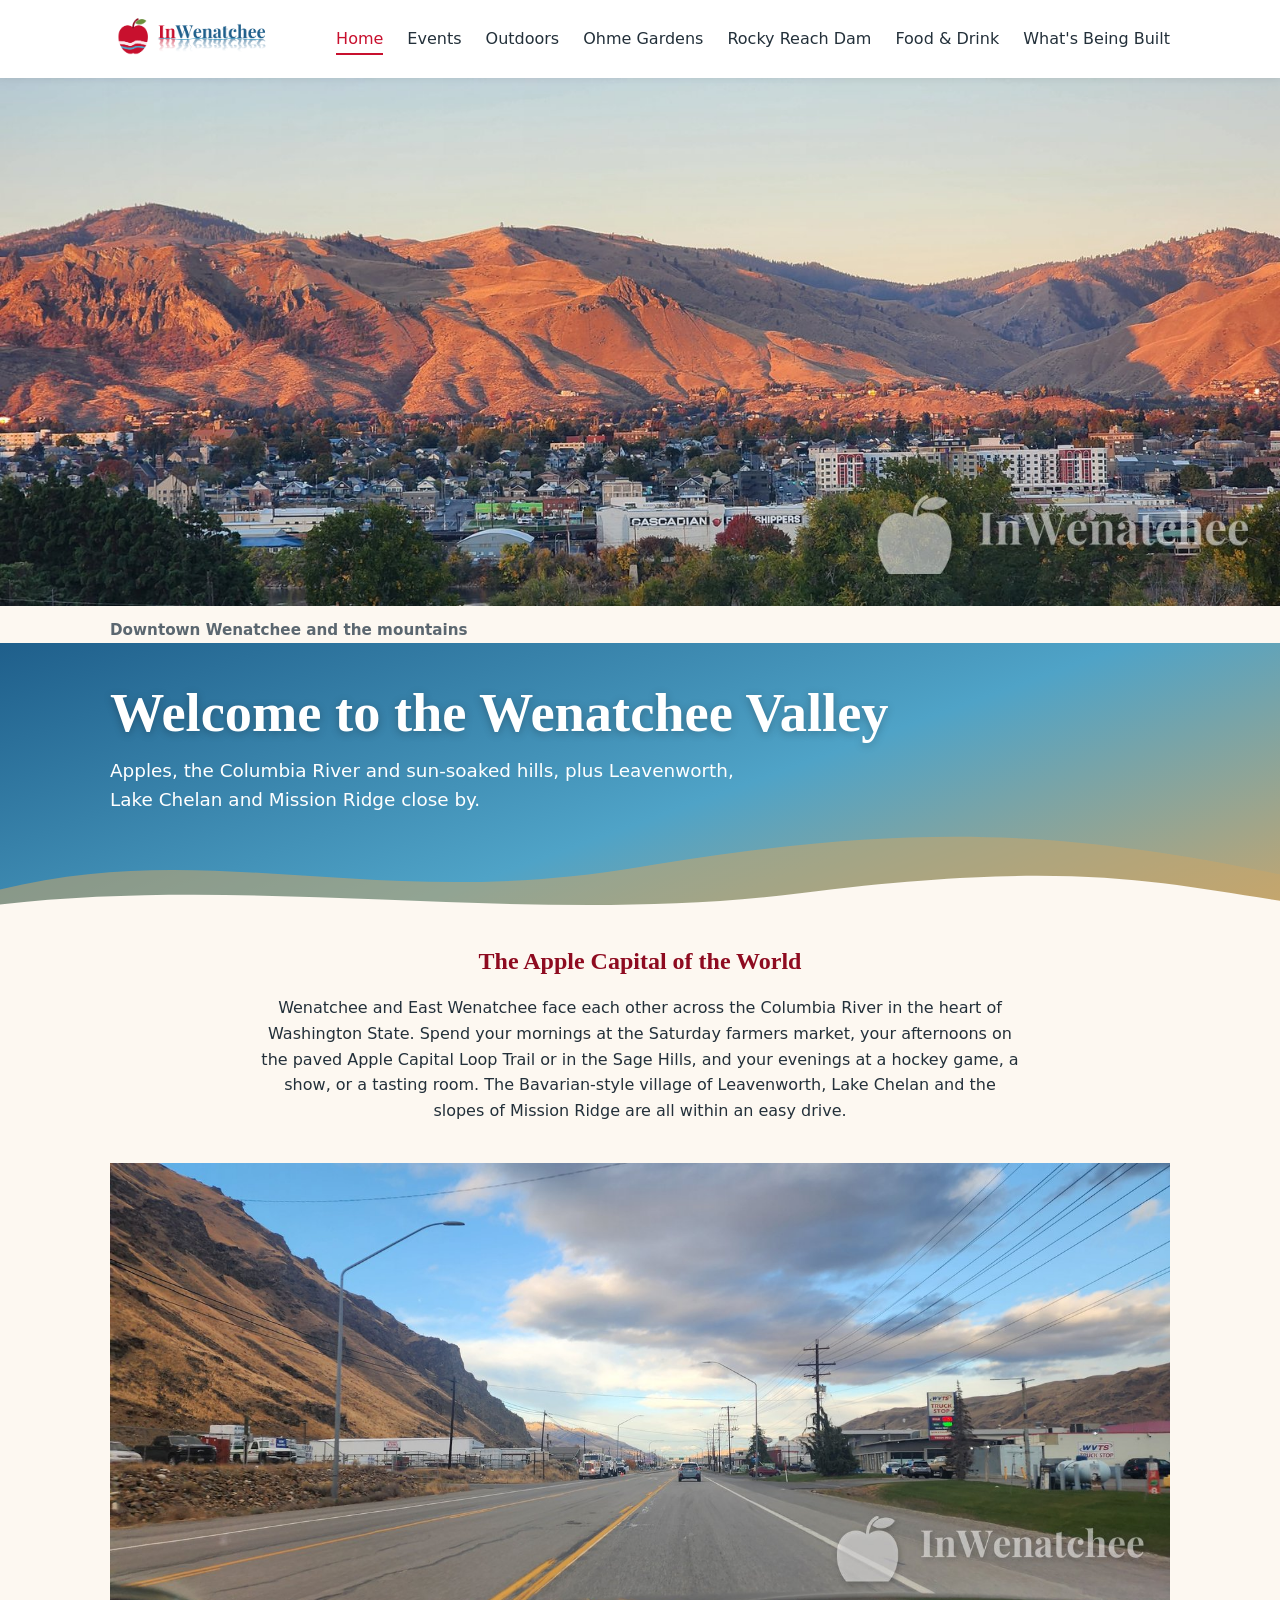
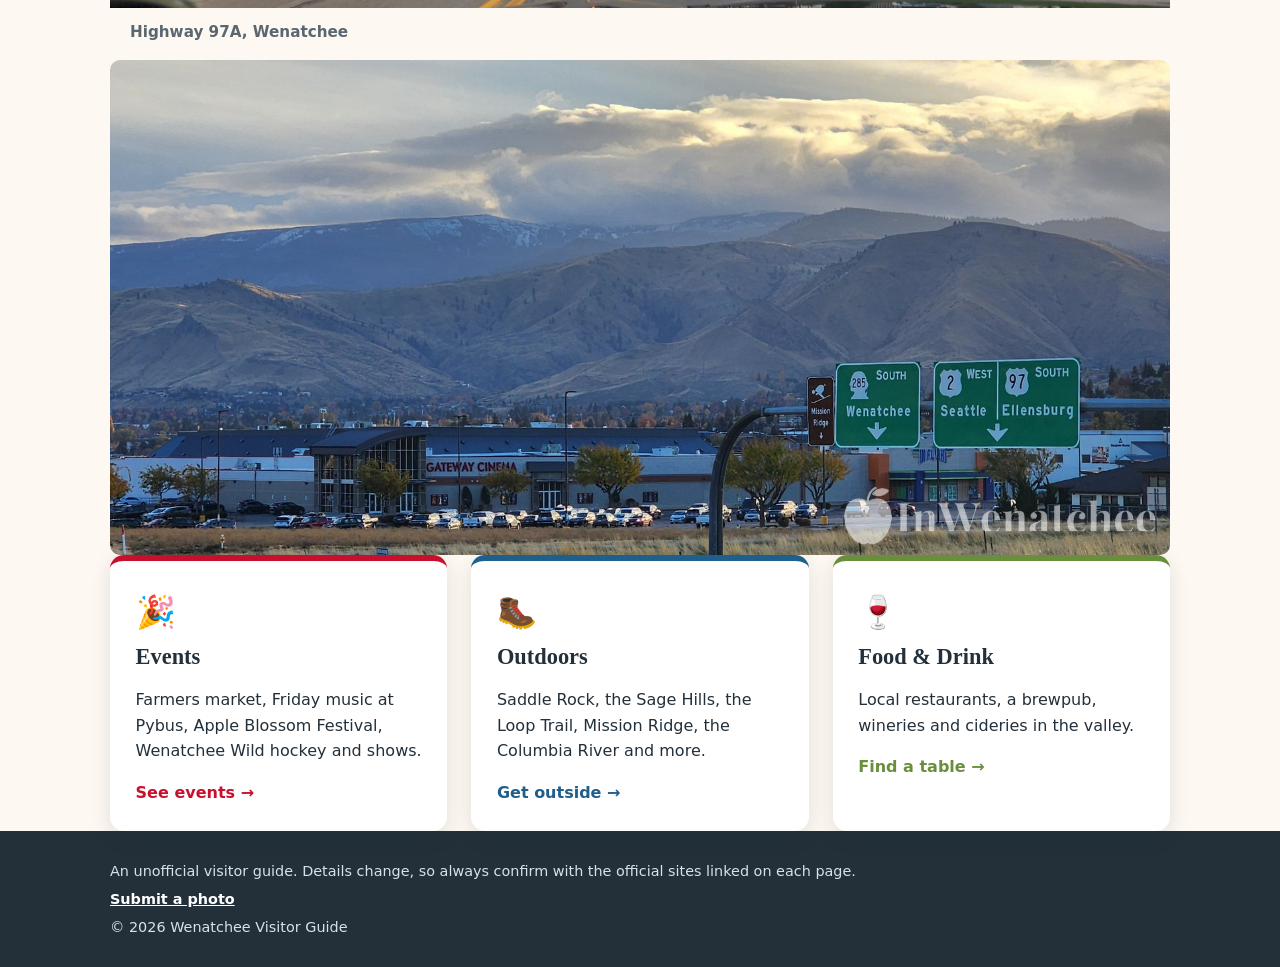
<file: index.html>
<!DOCTYPE html>
<html lang="en">
<head>
  <meta charset="UTF-8">
  <meta name="viewport" content="width=device-width, initial-scale=1">
  <title>Home | Wenatchee Visitor Guide</title>
  <meta name="description" content="A visitor guide to Wenatchee, WA and the surrounding area.">
  <link rel="icon" href="favicon.svg" type="image/svg+xml">
  <link rel="icon" href="favicon.ico" sizes="any">
  <link rel="apple-touch-icon" href="apple-touch-icon.png">
  <!-- Shared stylesheet for every page -->
  <link rel="stylesheet" href="css/style.css">
</head>
<body data-page="home">

  <!-- ===== Site header & navigation (same on every page) ===== -->
  <header class="site-header">
    <nav class="nav container">
      <a class="brand" href="index.html" aria-label="InWenatchee home"><img src="images/inwenatchee-logo.png" alt="InWenatchee" height="52"></a>
      <!-- Mobile menu button; toggled by js/main.js -->
      <button class="nav-toggle" aria-expanded="false" aria-controls="nav-links">Menu</button>
      <ul class="nav-links" id="nav-links">
        <li><a href="index.html" data-nav="home">Home</a></li>
        <li><a href="events.html" data-nav="events">Events</a></li>
        <li><a href="outdoors.html" data-nav="outdoors">Outdoors</a></li>
        <li><a href="ohmegardens.html" data-nav="ohme">Ohme Gardens</a></li>
        <li><a href="rockyreach.html" data-nav="rocky">Rocky Reach Dam</a></li>
        <li><a href="food.html" data-nav="food">Food &amp; Drink</a></li>
        <li><a href="building.html" data-nav="building">What's Being Built</a></li>
      </ul>
    </nav>
  </header>

  <figure class="feature-banner">
    <img src="images/wenatchee-banner.jpg" width="1600" height="661" alt="Mountains behind downtown Wenatchee, with the city along the Columbia River and a bridge crossing the water.">
    <figcaption>Downtown Wenatchee and the mountains</figcaption>
  </figure>

  <!-- ===== Hero: background is a CSS gradient + inline SVG hills ===== -->
  <section class="hero">
    <div class="container hero-text">
      <h1>Welcome to the Wenatchee Valley</h1>
      <p>Apples, the Columbia River and sun-soaked hills, plus Leavenworth, Lake Chelan and Mission Ridge close by.</p>
    </div>
    <svg class="hills" viewBox="0 0 1440 160" preserveAspectRatio="none" aria-hidden="true">
      <path d="M0 110 C240 40 420 140 720 80 S1200 30 1440 90 V160 H0Z" fill="#c9a66b" opacity=".55"/>
      <path d="M0 130 C300 90 600 160 900 115 S1300 100 1440 125 V160 H0Z" fill="#fdf8f1"/>
    </svg>
  </section>

  <main class="container">

    <!-- Intro -->
    <section class="intro">
      <h2>The Apple Capital of the World</h2>
      <p>Wenatchee and East Wenatchee face each other across the Columbia River in the heart of Washington State. Spend your mornings at the Saturday farmers market, your afternoons on the paved Apple Capital Loop Trail or in the Sage Hills, and your evenings at a hockey game, a show, or a tasting room. The Bavarian-style village of Leavenworth, Lake Chelan and the slopes of Mission Ridge are all within an easy drive.</p>
    </section>

    <figure class="feature-banner">
      <img src="images/highway-97a.jpg" width="1600" height="671" alt="Highway 97A in Wenatchee with the hills and a big sky">
      <figcaption>Highway 97A, Wenatchee</figcaption>
    </figure>

    <div class="photos">
      <img src="images/gateway-november.jpg" width="1600" height="747" loading="lazy" alt="November: Gateway Cinema and mountains">
    </div>

    <!-- Cards linking to the other pages -->
    <section class="cards">
      <a class="card card-apple" href="events.html">
        <span class="card-icon" aria-hidden="true">🎉</span>
        <h3>Events</h3>
        <p>Farmers market, Friday music at Pybus, Apple Blossom Festival, Wenatchee Wild hockey and shows.</p>
        <span class="card-link">See events →</span>
      </a>
      <a class="card card-river" href="outdoors.html">
        <span class="card-icon" aria-hidden="true">🥾</span>
        <h3>Outdoors</h3>
        <p>Saddle Rock, the Sage Hills, the Loop Trail, Mission Ridge, the Columbia River and more.</p>
        <span class="card-link">Get outside →</span>
      </a>
      <a class="card card-hills" href="food.html">
        <span class="card-icon" aria-hidden="true">🍷</span>
        <h3>Food &amp; Drink</h3>
        <p>Local restaurants, a brewpub, wineries and cideries in the valley.</p>
        <span class="card-link">Find a table →</span>
      </a>
    </section>
  </main>

  <!-- ===== Footer ===== -->
  <footer class="site-footer">
    <div class="container">
      <p>An unofficial visitor guide. Details change, so always confirm with the official sites linked on each page.</p>
      <p><a href="submit-photo.html">Submit a photo</a></p>
      <p>&copy; <span id="year"></span> Wenatchee Visitor Guide</p>
    </div>
  </footer>

  <script src="js/main.js"></script>
  <script src="js/lightbox.js" defer></script>
  <script data-goatcounter="https://inwenatchee.goatcounter.com/count" async src="//gc.zgo.at/count.js"></script>
</body>
</html>
</file>
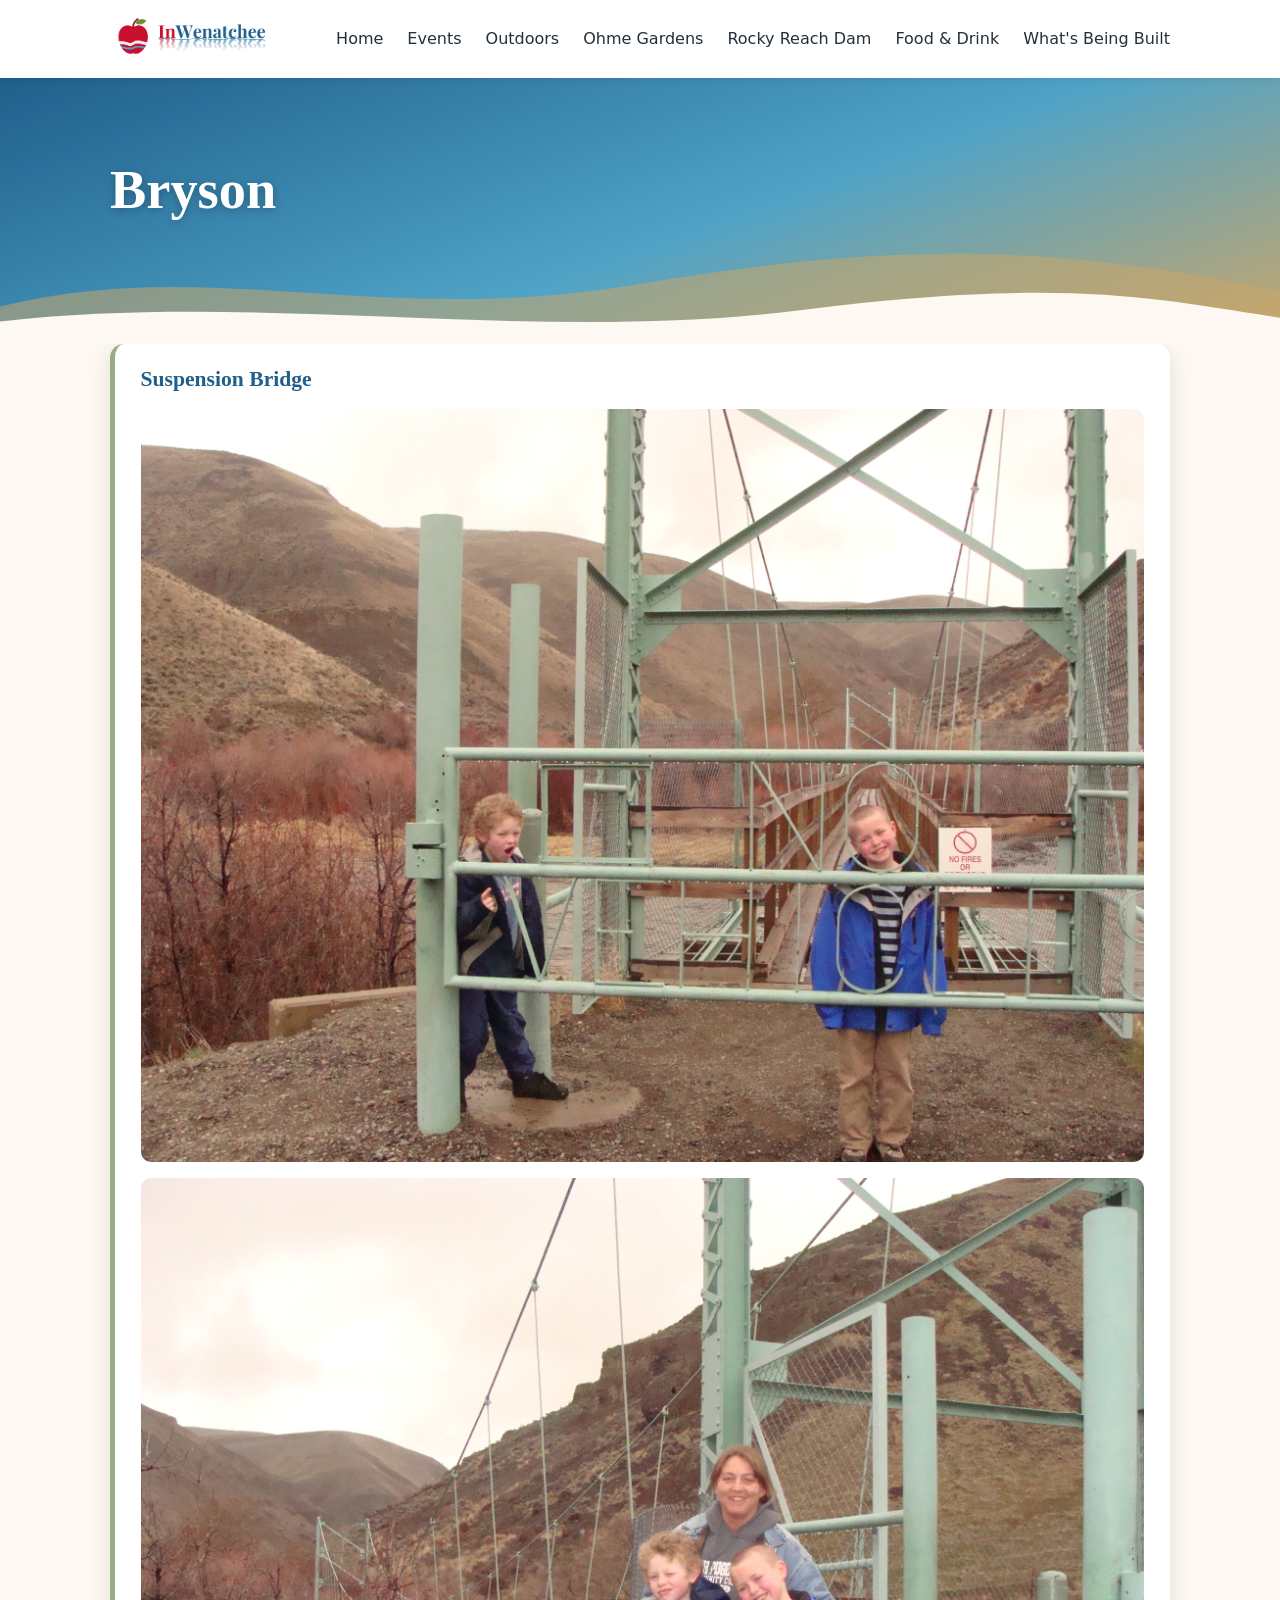
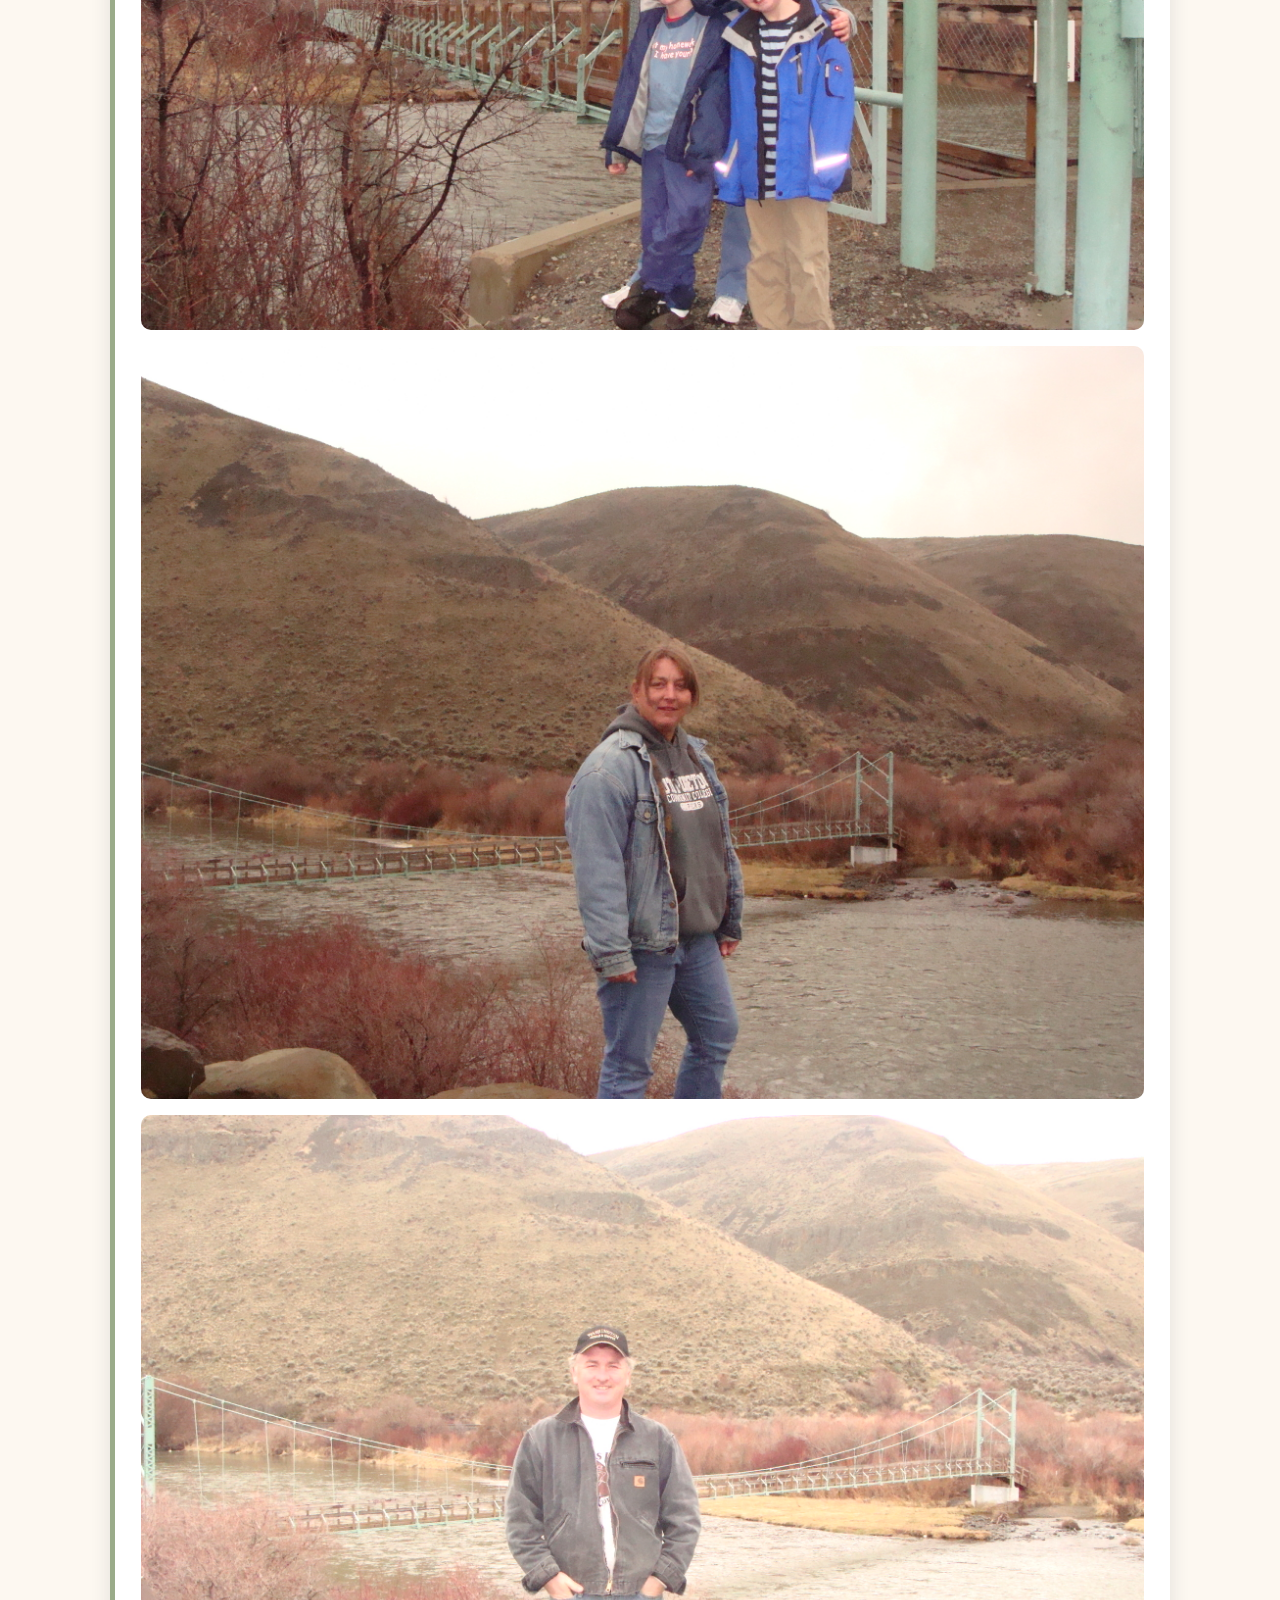
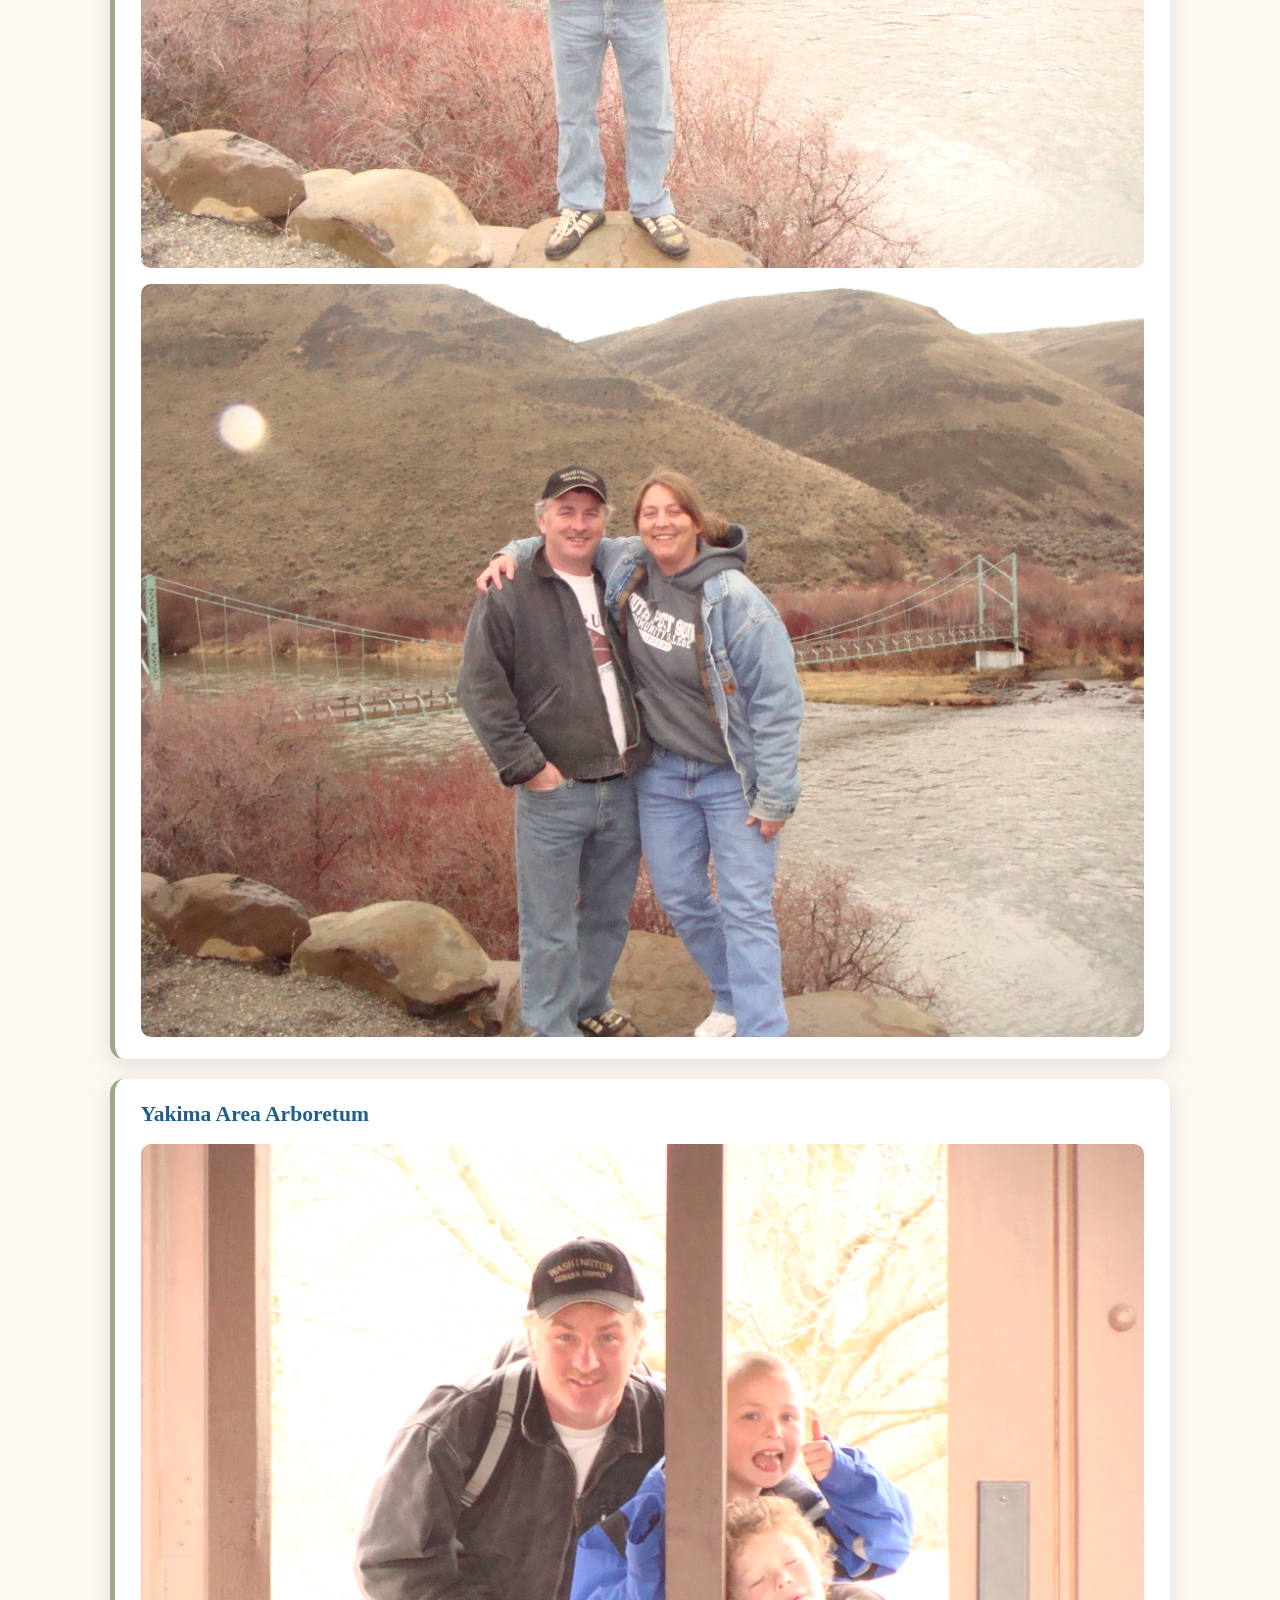
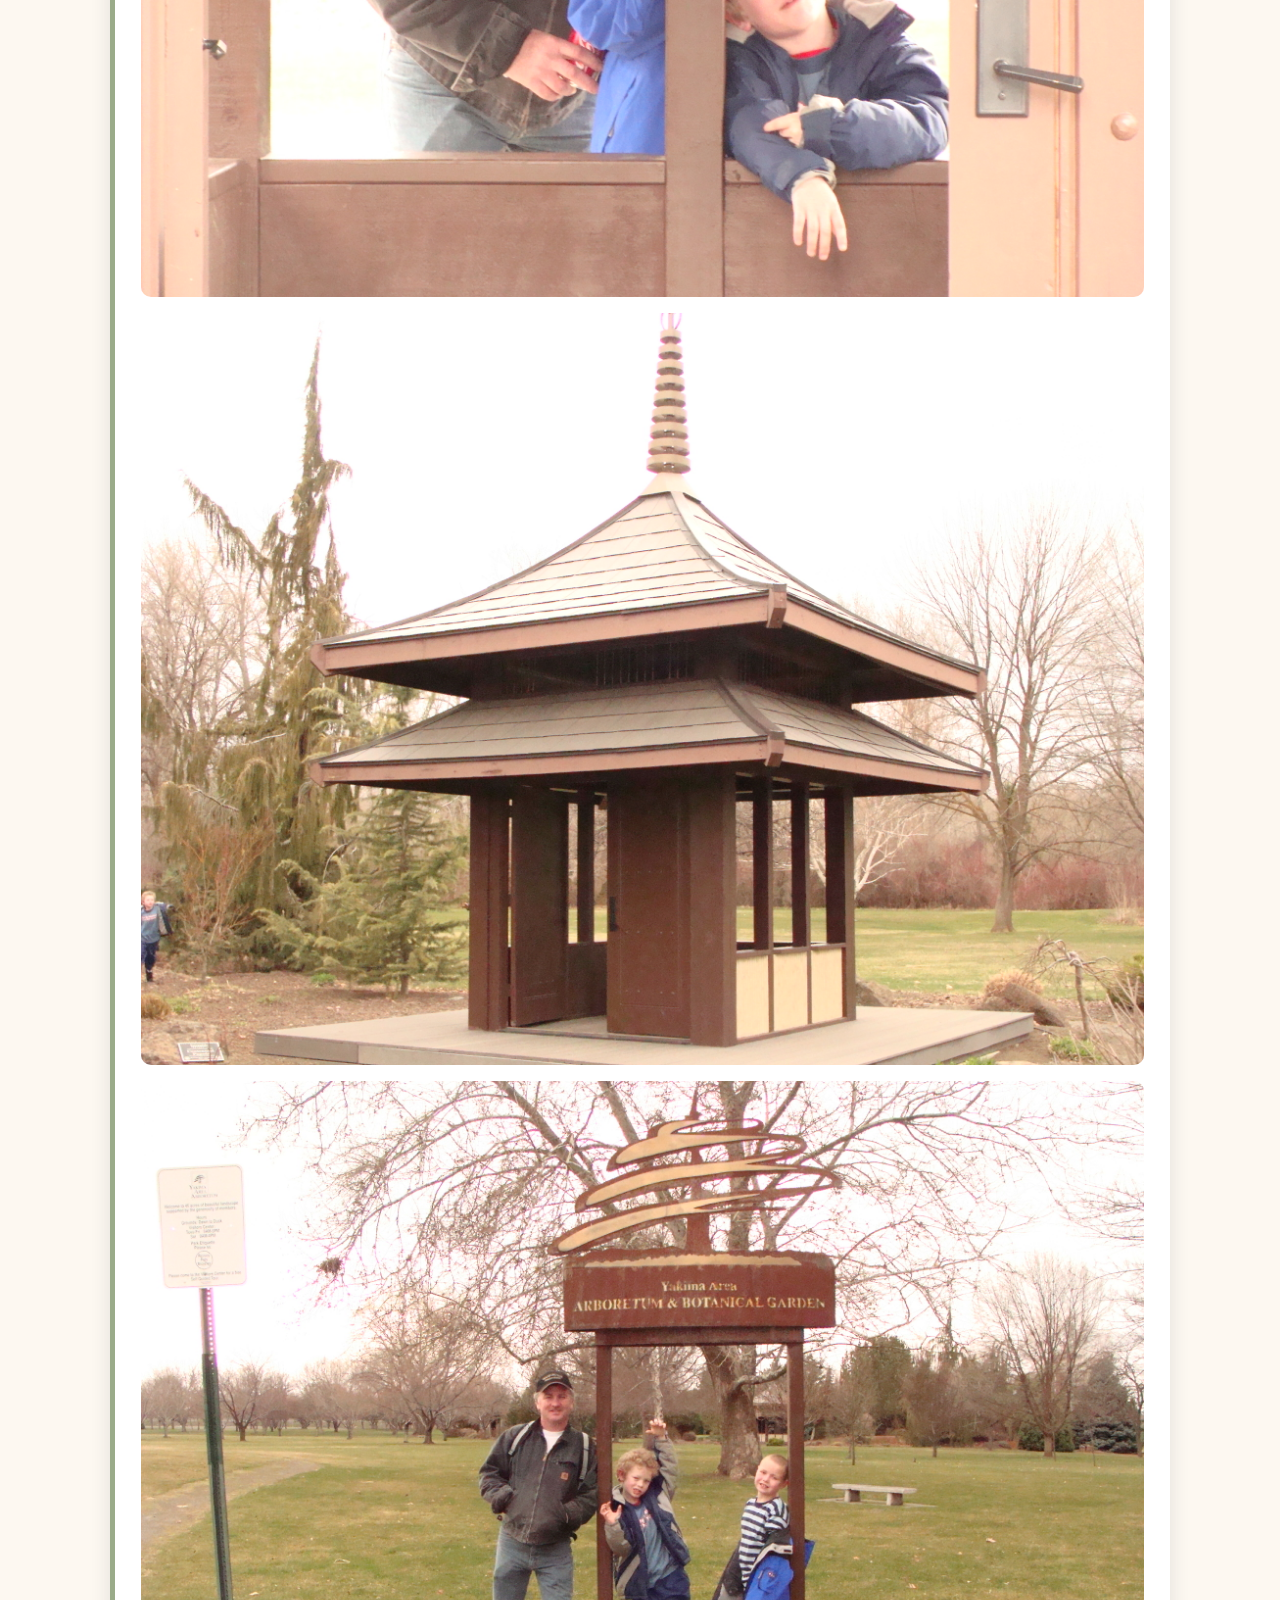
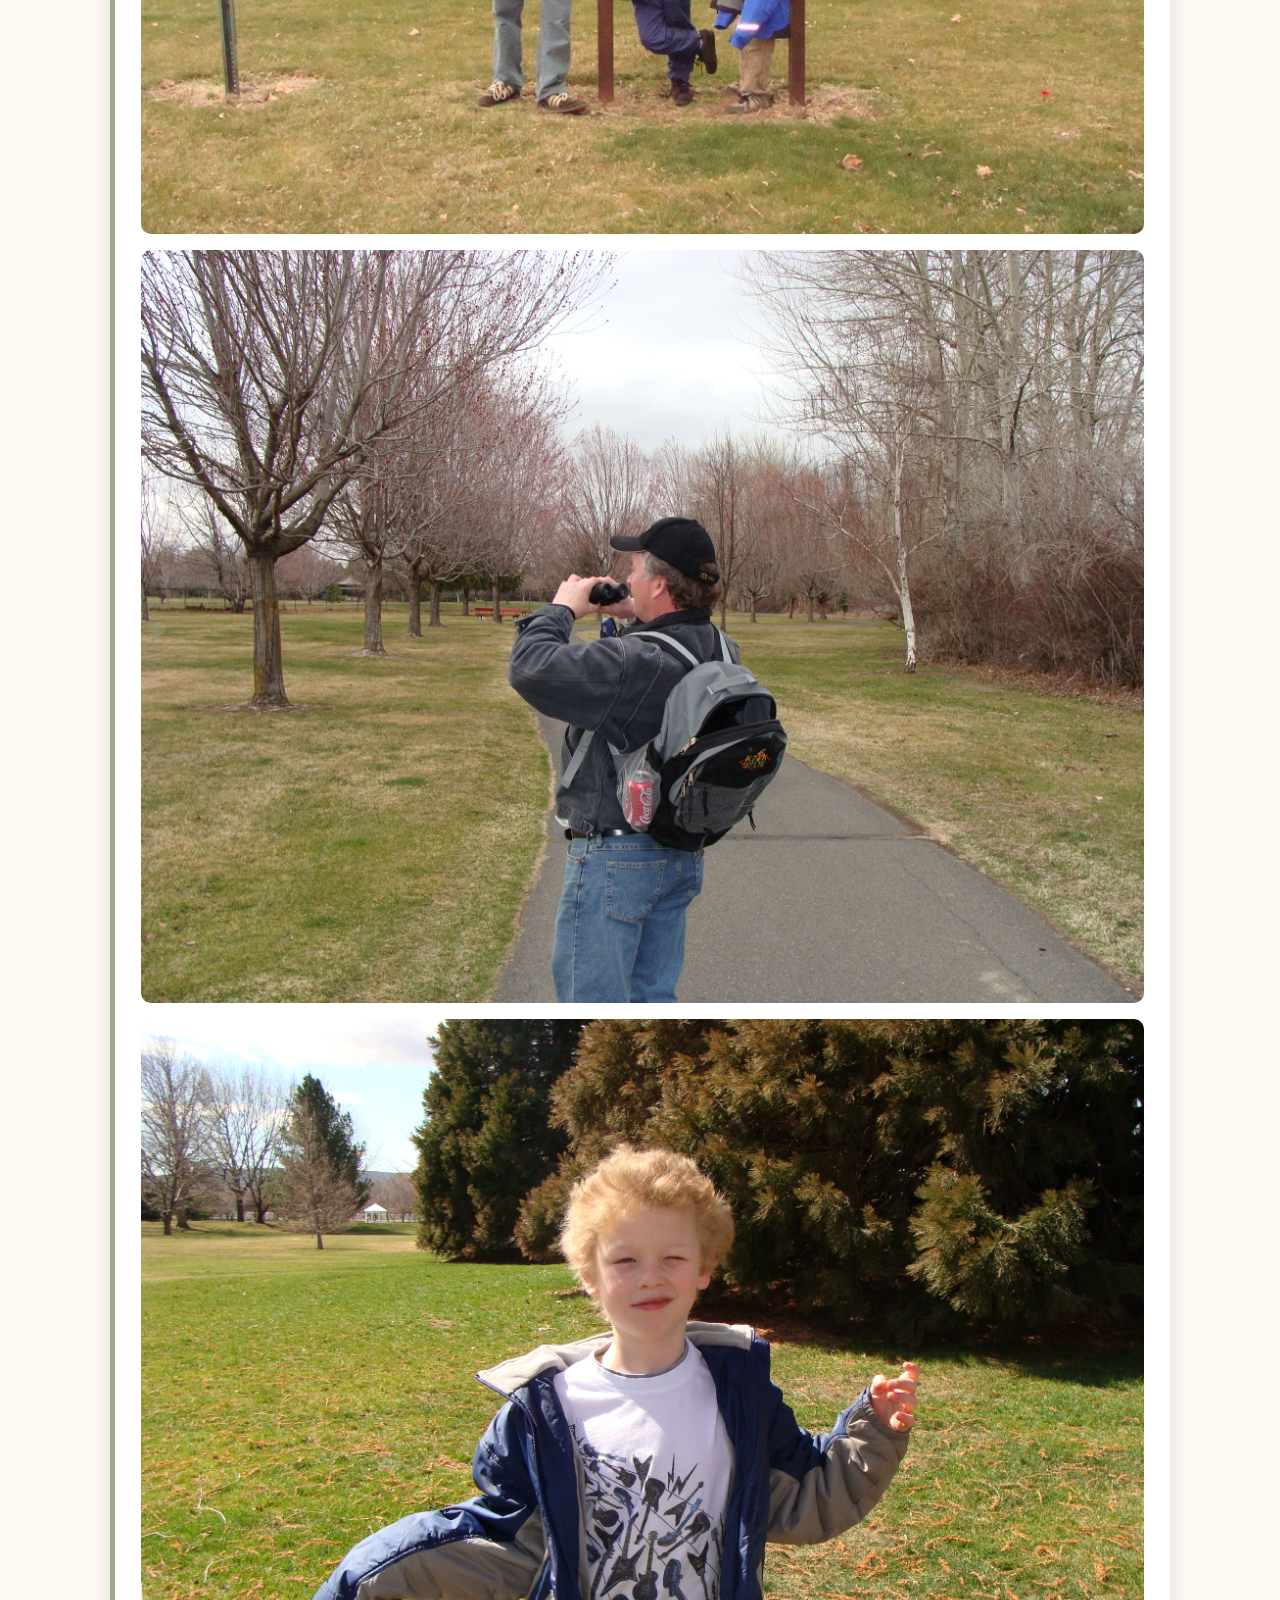
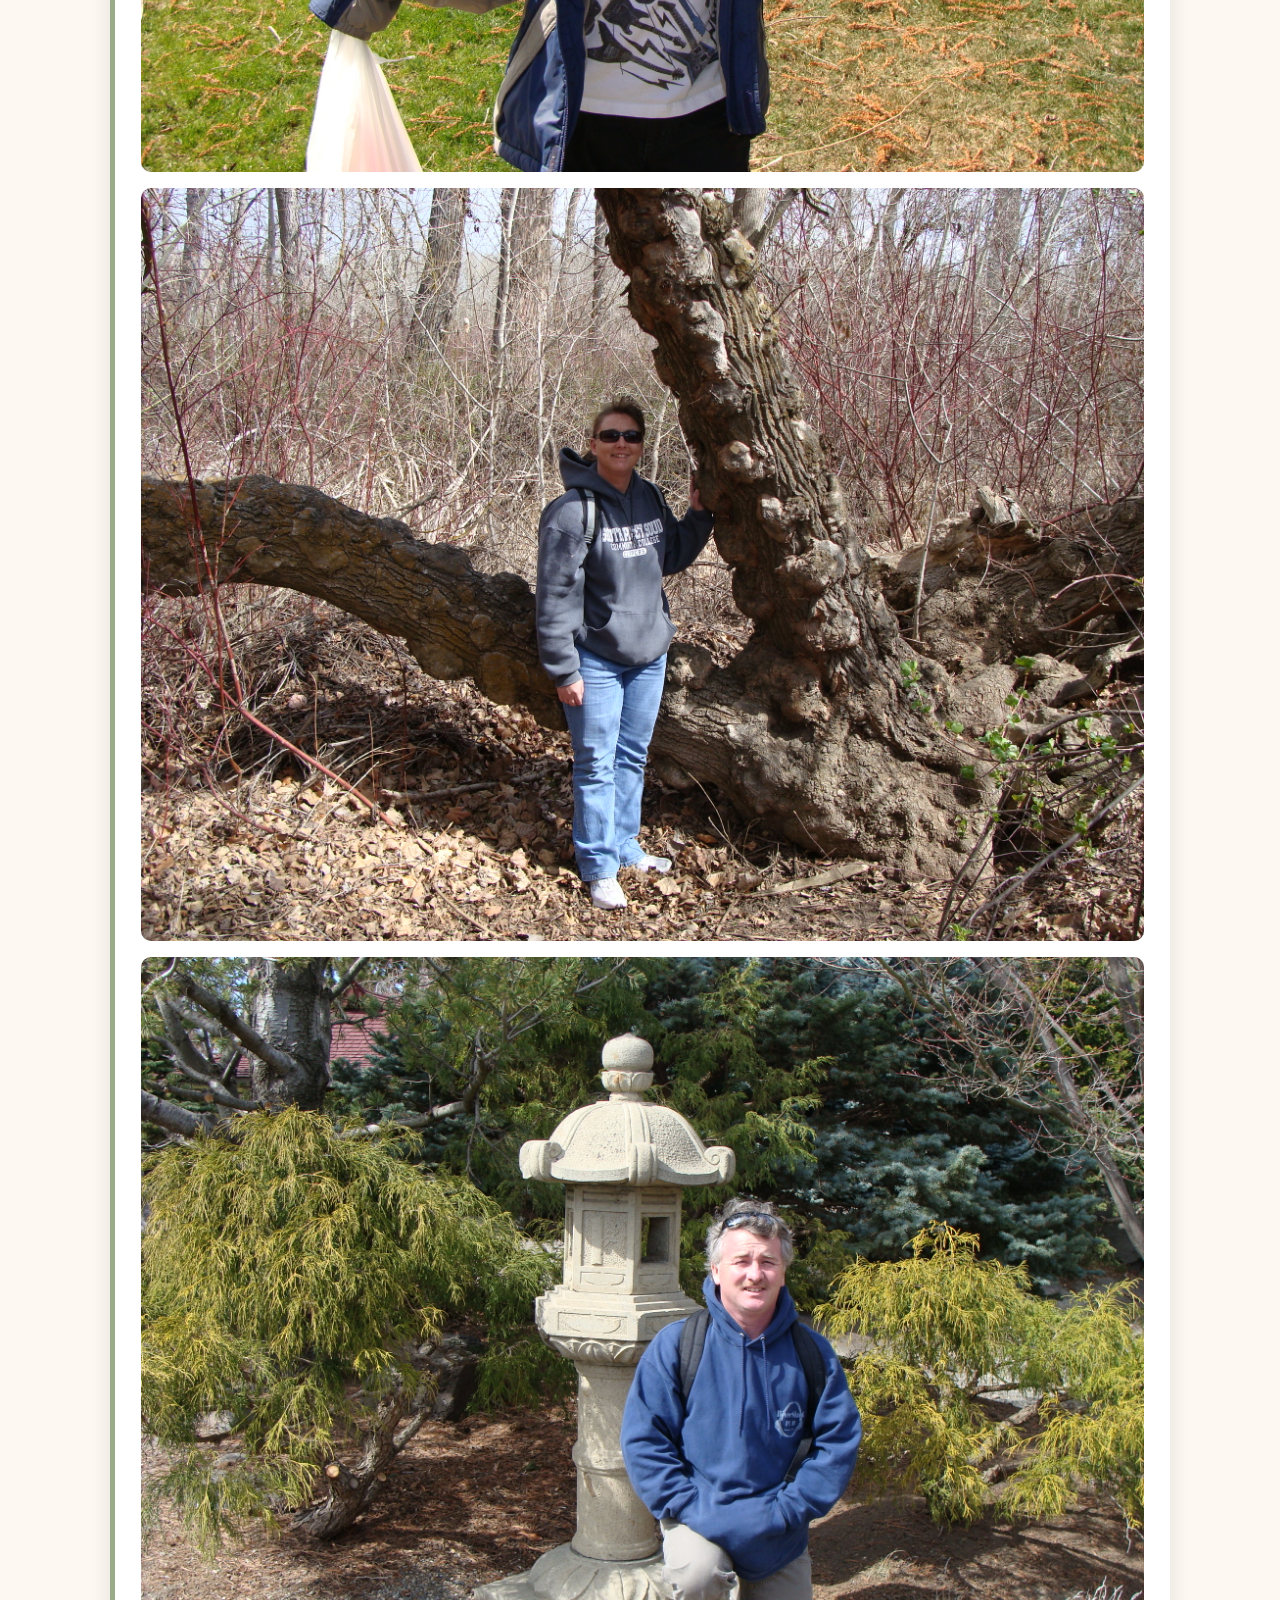
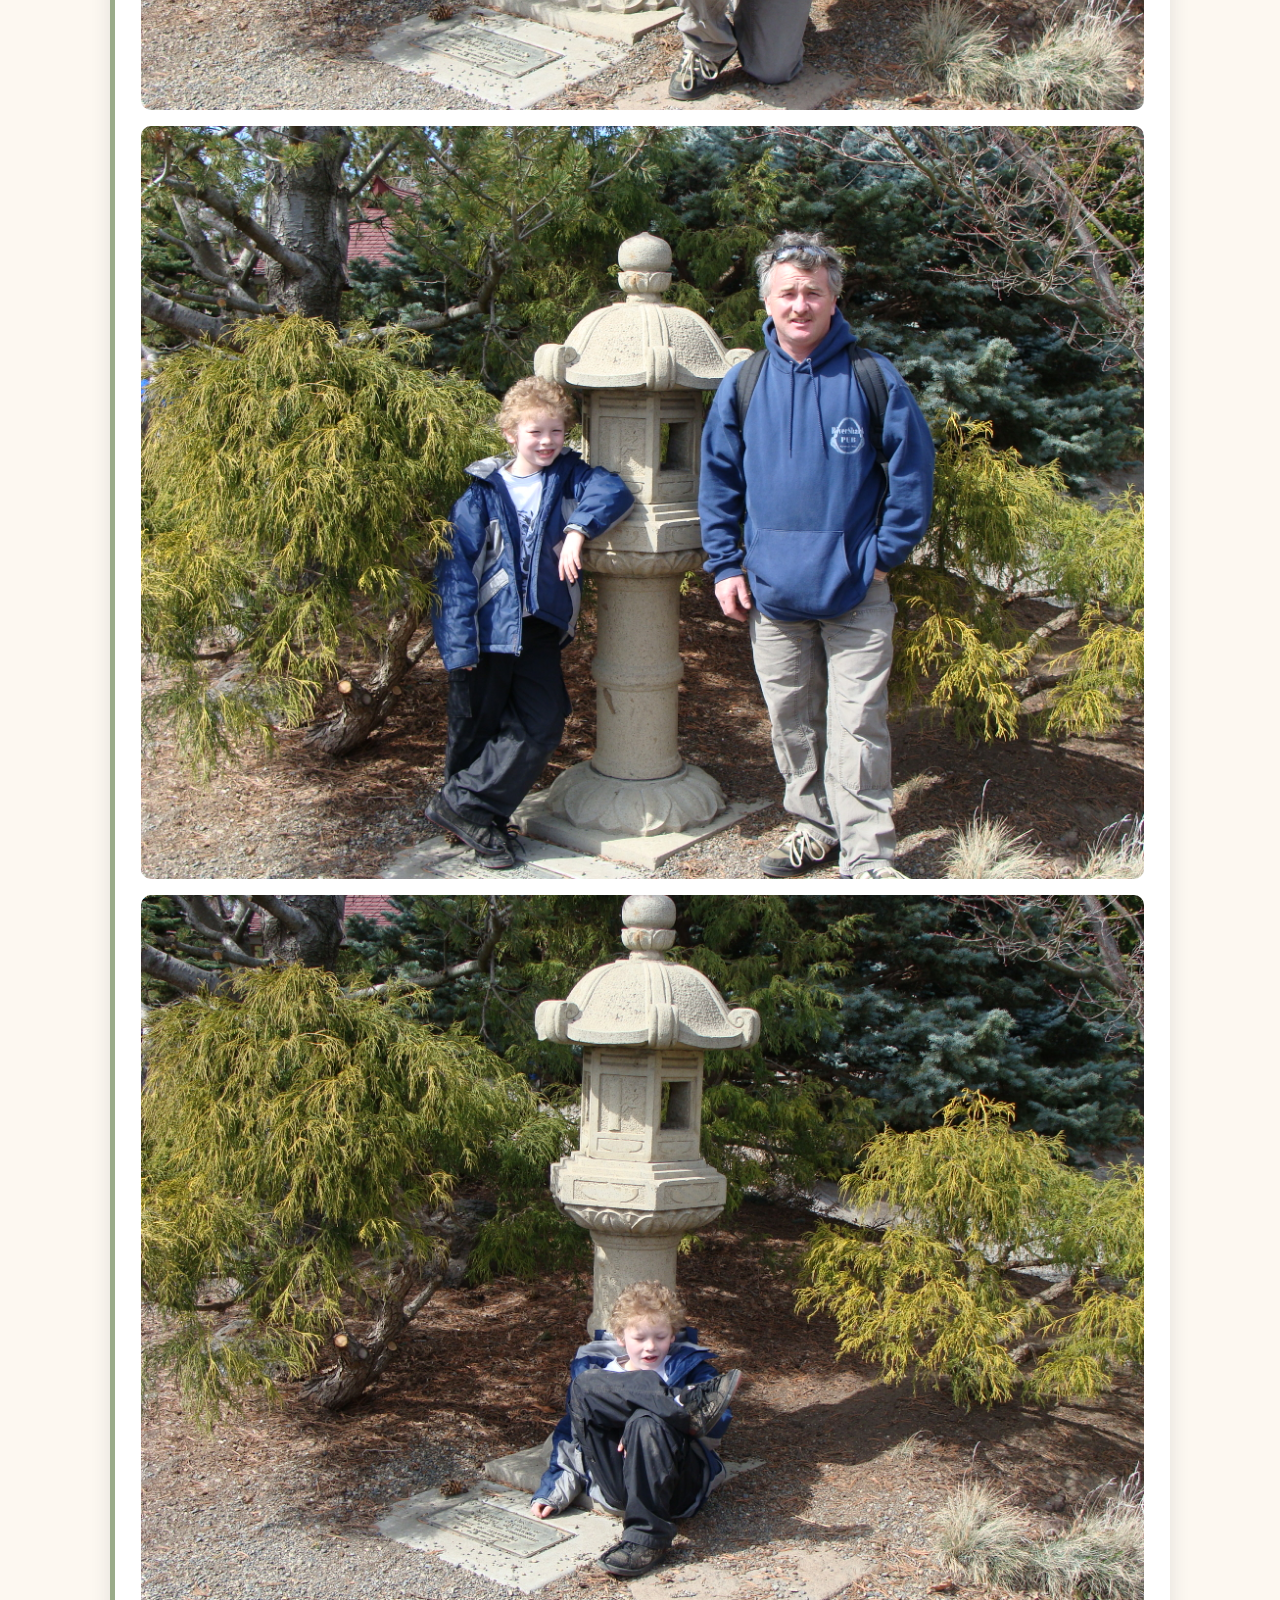
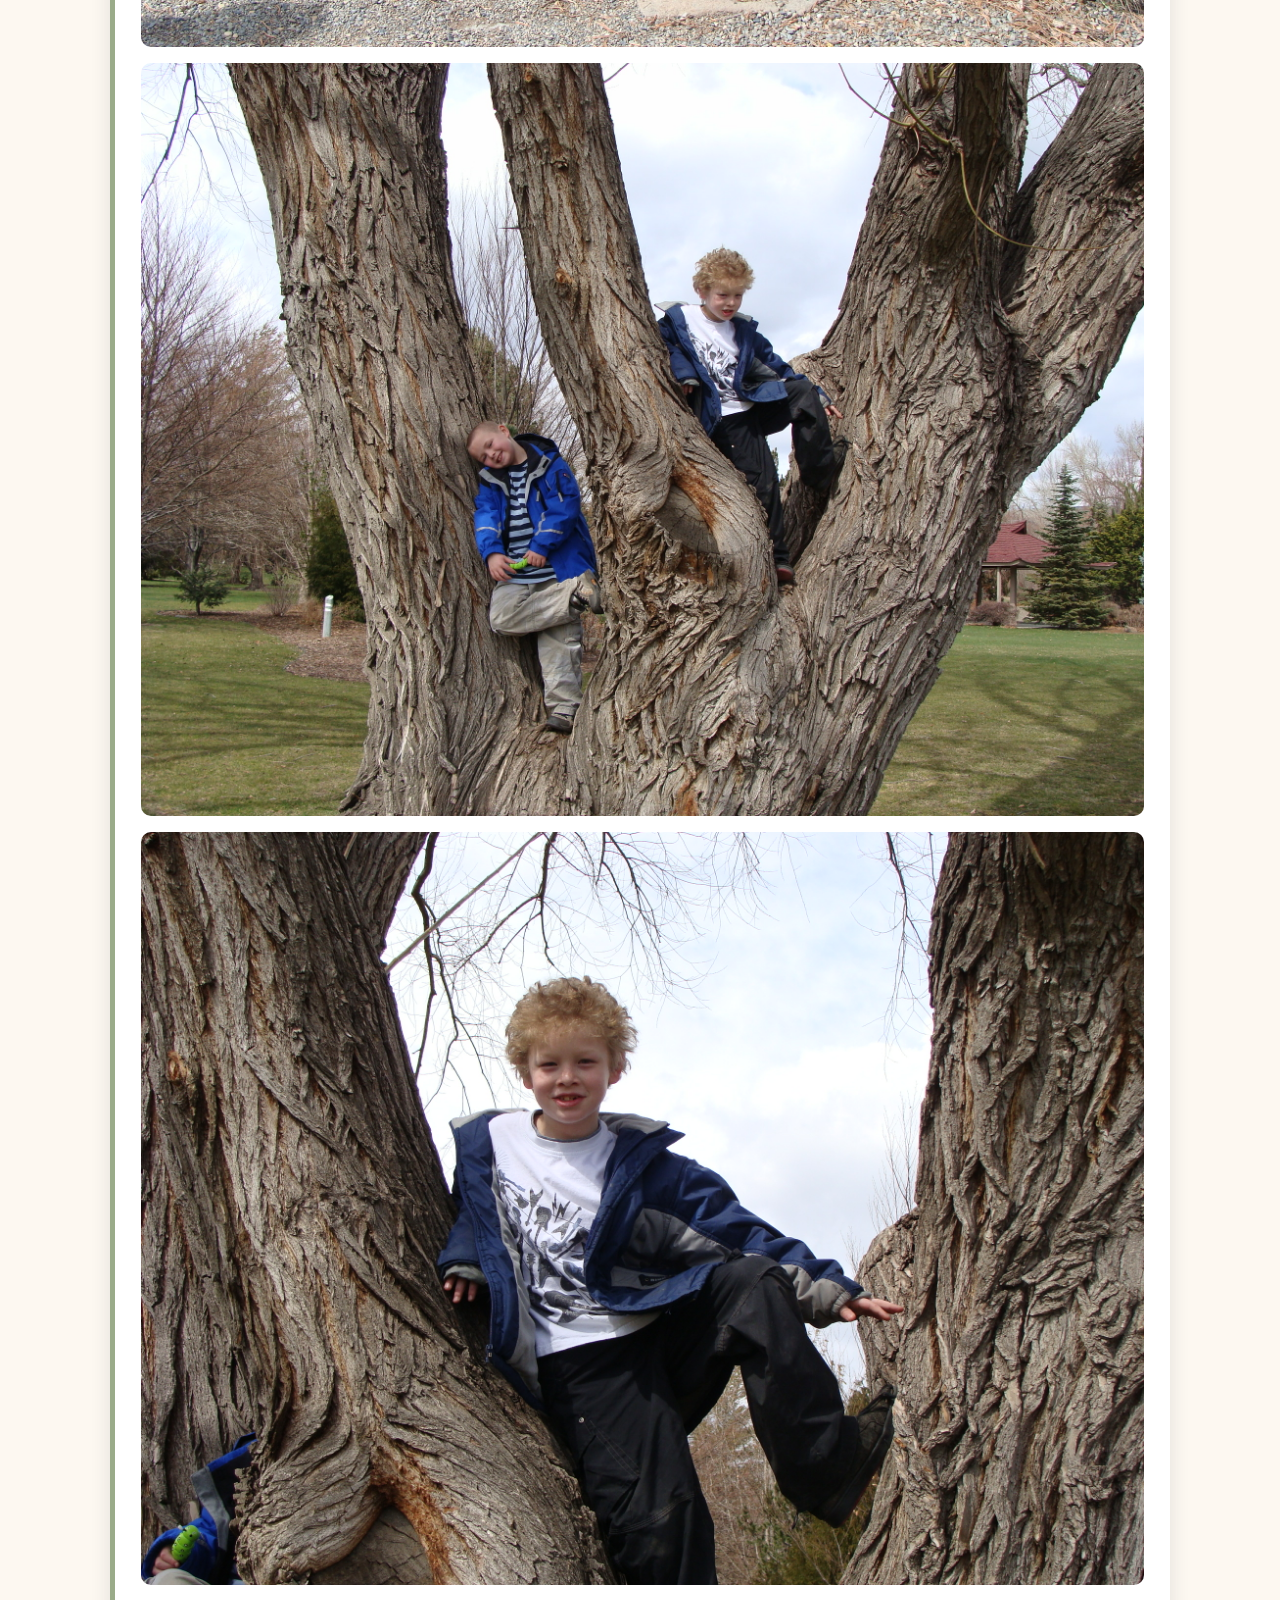
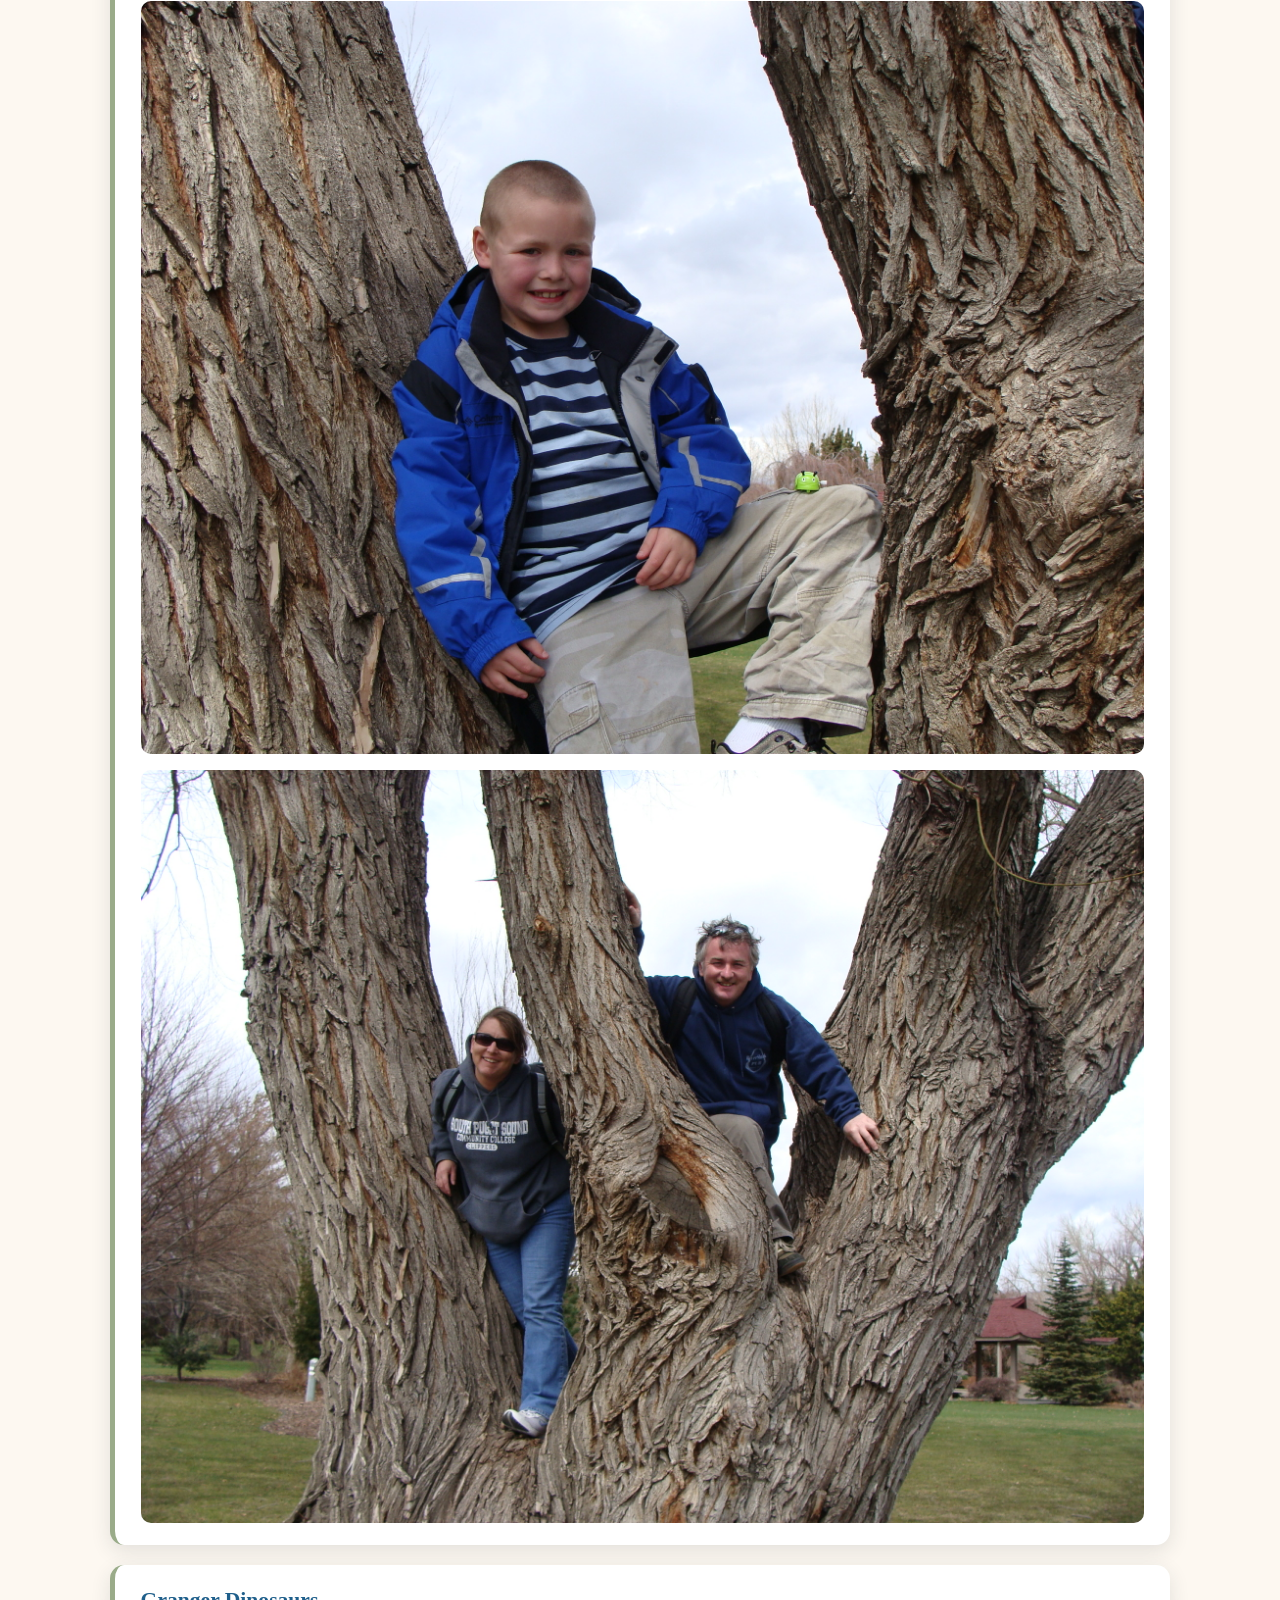
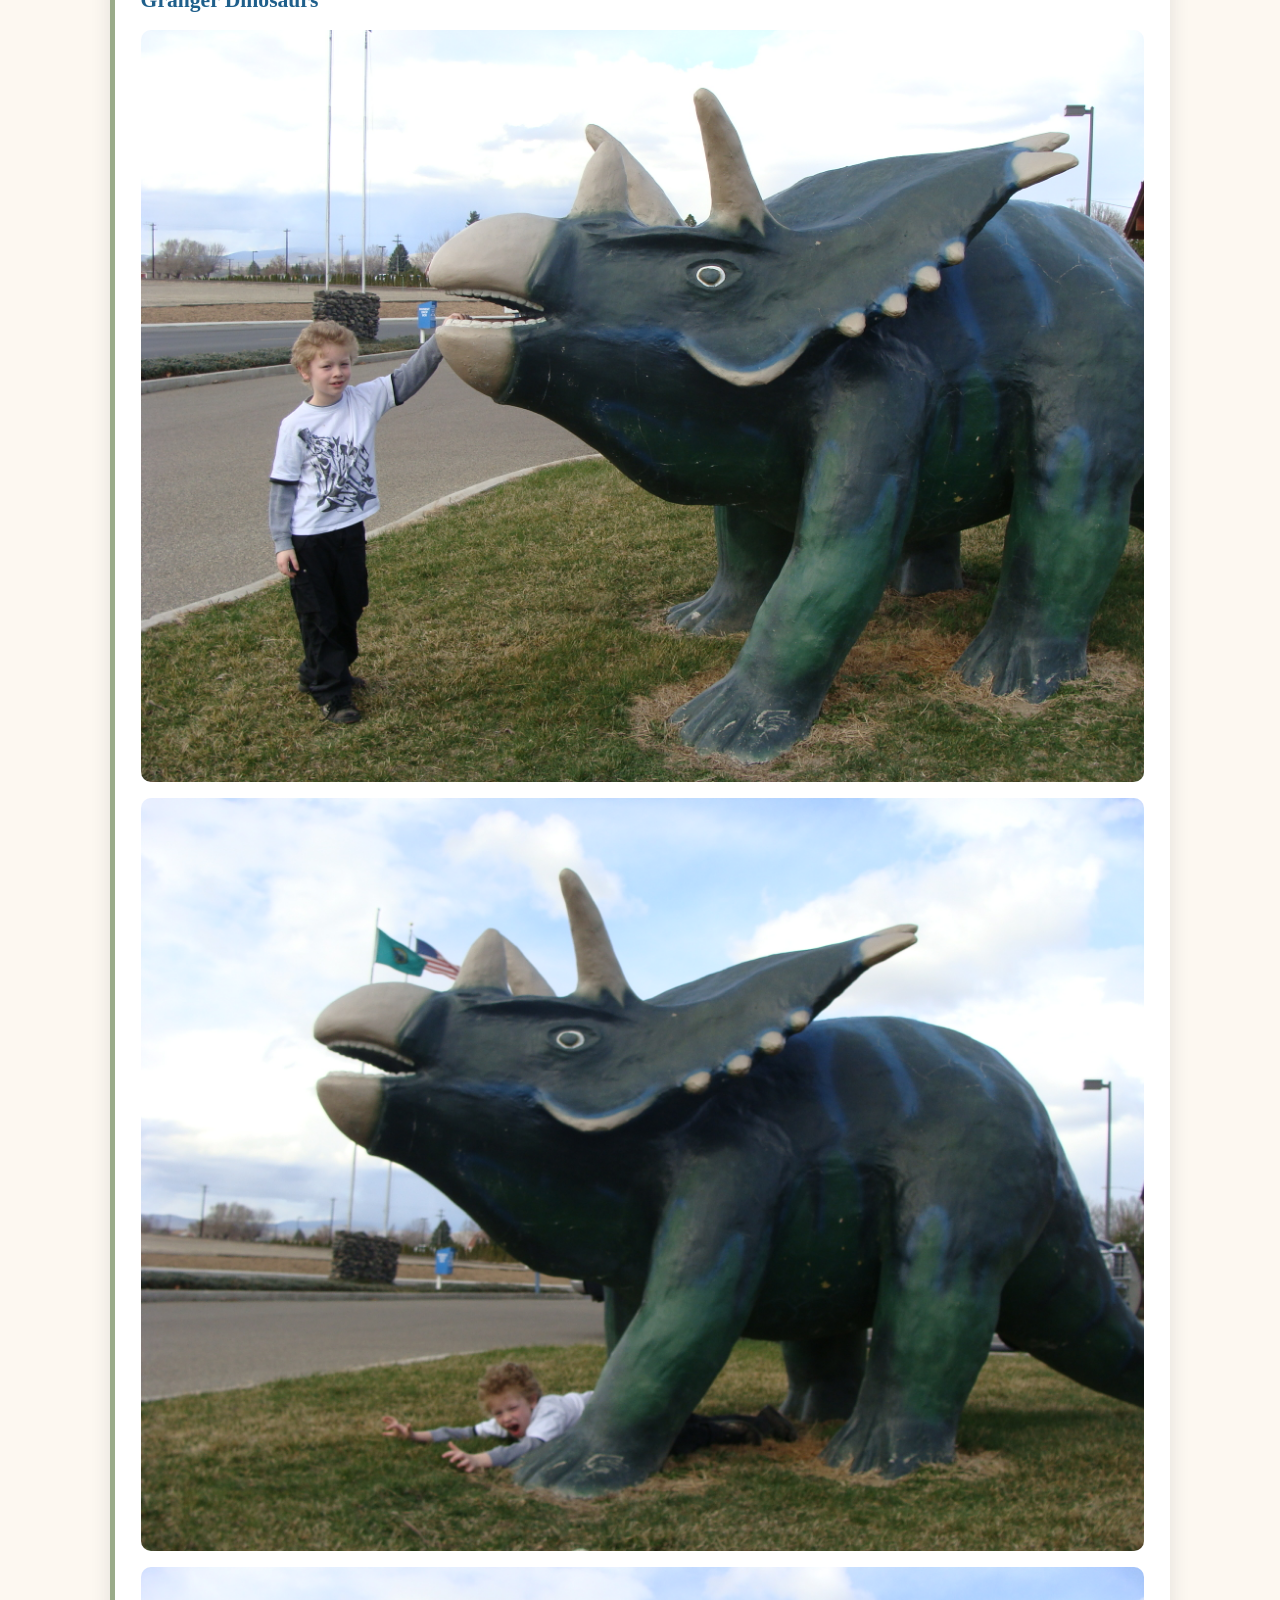
<file: bryson/index.html>
<!DOCTYPE html>
<html lang="en">
<head>
  <meta charset="UTF-8">
  <meta name="viewport" content="width=device-width, initial-scale=1">
  <title>Bryson</title>
  <meta name="robots" content="noindex">
  <meta name="description" content="A suspension bridge, the Yakima Area Arboretum, Granger, Toppenish, Maryhill, and the Columbia River Gorge.">
  <link rel="icon" href="../favicon.svg" type="image/svg+xml">
  <link rel="icon" href="../favicon.ico" sizes="any">
  <link rel="apple-touch-icon" href="../apple-touch-icon.png">
  <link rel="stylesheet" href="../css/style.css">
</head>
<body data-page="bryson">

  <header class="site-header">
    <nav class="nav container">
      <a class="brand" href="../index.html" aria-label="InWenatchee home"><img src="../images/inwenatchee-logo.png" alt="InWenatchee" height="52"></a>
      <button class="nav-toggle" aria-expanded="false" aria-controls="nav-links">Menu</button>
      <ul class="nav-links" id="nav-links">
        <li><a href="../index.html" data-nav="home">Home</a></li>
        <li><a href="../events.html" data-nav="events">Events</a></li>
        <li><a href="../outdoors.html" data-nav="outdoors">Outdoors</a></li>
        <li><a href="../ohmegardens.html" data-nav="ohme">Ohme Gardens</a></li>
        <li><a href="../rockyreach.html" data-nav="rocky">Rocky Reach Dam</a></li>
        <li><a href="../food.html" data-nav="food">Food &amp; Drink</a></li>
        <li><a href="../building.html" data-nav="building">What's Being Built</a></li>
      </ul>
    </nav>
  </header>

  <section class="hero">
    <div class="container hero-text">
      <h1>Bryson</h1>
    </div>
    <svg class="hills" viewBox="0 0 1440 160" preserveAspectRatio="none" aria-hidden="true">
      <path d="M0 110 C240 40 420 140 720 80 S1200 30 1440 90 V160 H0Z" fill="#c9a66b" opacity=".55"/>
      <path d="M0 130 C300 90 600 160 900 115 S1300 100 1440 125 V160 H0Z" fill="#fdf8f1"/>
    </svg>
  </section>

  <main class="container">
    <section class="list">
      <article class="item">
        <h2>Suspension Bridge</h2>
        <div class="photos">
          <img src="../images/bryson-1.jpg" width="2048" height="1536" loading="lazy" alt="Two boys at the gate of a green suspension footbridge">
          <img src="../images/bryson-2.jpg" width="2048" height="1536" loading="lazy" alt="A woman and two boys on a green suspension footbridge">
          <img src="../images/bryson-3.jpg" width="2048" height="1536" loading="lazy" alt="A woman by the river with a green suspension footbridge behind her">
          <img src="../images/bryson-4.jpg" width="2048" height="1536" loading="lazy" alt="A man standing on a rock with a green suspension footbridge behind him">
          <img src="../images/bryson-5.jpg" width="2048" height="1536" loading="lazy" alt="A man and a woman by the river with a green suspension footbridge behind them">
        </div>
      </article>
      <article class="item">
        <h2>Yakima Area Arboretum</h2>
        <div class="photos">
          <img src="../images/bryson-6.jpg" width="2048" height="1536" loading="lazy" alt="A man and two boys peeking through a window">
          <img src="../images/bryson-7.jpg" width="2048" height="1536" loading="lazy" alt="A small pagoda-style shelter">
          <img src="../images/bryson-8.jpg" width="2048" height="1536" loading="lazy" alt="A man and two boys at the Yakima Area Arboretum and Botanical Garden sign">
          <img src="../images/bryson-9.jpg" width="2048" height="1536" loading="lazy" alt="A man with binoculars on a path">
          <img src="../images/bryson-10.jpg" width="2048" height="1536" loading="lazy" alt="A boy in a field">
          <img src="../images/bryson-11.jpg" width="2048" height="1536" loading="lazy" alt="A woman by a large old tree">
          <img src="../images/bryson-12.jpg" width="2048" height="1536" loading="lazy" alt="A man kneeling by a stone lantern">
          <img src="../images/bryson-13.jpg" width="2048" height="1536" loading="lazy" alt="A boy and a man by a stone lantern">
          <img src="../images/bryson-14.jpg" width="2048" height="1536" loading="lazy" alt="A boy sitting at a stone lantern">
          <img src="../images/bryson-15.jpg" width="2048" height="1536" loading="lazy" alt="Two boys climbing a big tree">
          <img src="../images/bryson-16.jpg" width="2048" height="1536" loading="lazy" alt="A boy standing in a large tree">
          <img src="../images/bryson-17.jpg" width="2048" height="1536" loading="lazy" alt="A boy sitting in a large tree">
          <img src="../images/bryson-18.jpg" width="2048" height="1536" loading="lazy" alt="A man and a woman in a large tree">
        </div>
      </article>
      <article class="item">
        <h2>Granger Dinosaurs</h2>
        <div class="photos">
          <img src="../images/bryson-19.jpg" width="2048" height="1536" loading="lazy" alt="A boy beside a triceratops statue">
          <img src="../images/bryson-20.jpg" width="2048" height="1536" loading="lazy" alt="A triceratops statue">
          <img src="../images/bryson-21.jpg" width="2048" height="1536" loading="lazy" alt="A boy reaching up to a triceratops statue">
          <img src="../images/bryson-22.jpg" width="2048" height="1536" loading="lazy" alt="A boy with a horned dinosaur statue in front of a log building">
          <img src="../images/bryson-23.jpg" width="2048" height="1536" loading="lazy" alt="A pterodactyl statue">
          <img src="../images/bryson-24.jpg" width="2048" height="1536" loading="lazy" alt="Two boys beside a pterodactyl statue">
          <img src="../images/bryson-25.jpg" width="2048" height="1536" loading="lazy" alt="A boy under the wing of a pterodactyl statue">
          <img src="../images/bryson-26.jpg" width="2048" height="1536" loading="lazy" alt="A boy in front of a pterodactyl statue">
        </div>
      </article>
      <article class="item">
        <h2>Toppenish Murals</h2>
        <div class="photos">
          <img src="../images/bryson-27.jpg" width="2048" height="1536" loading="lazy" alt="A painted mural of a frontier street">
          <img src="../images/bryson-28.jpg" width="2048" height="1536" loading="lazy" alt="A painted mural of a town and horses">
          <img src="../images/bryson-29.jpg" width="2048" height="1536" loading="lazy" alt="A man at an old hay wagon">
          <img src="../images/bryson-30.jpg" width="2048" height="1536" loading="lazy" alt="A woman in front of a mural">
        </div>
      </article>
      <article class="item">
        <h2>Maryhill Stonehenge</h2>
        <div class="photos">
          <img src="../images/bryson-31.jpg" width="2048" height="1536" loading="lazy" alt="People sitting on the stones of a Stonehenge replica">
          <img src="../images/bryson-32.jpg" width="2048" height="1536" loading="lazy" alt="A man and two boys at a Stonehenge replica">
          <img src="../images/bryson-33.jpg" width="2048" height="1536" loading="lazy" alt="A man and a woman in a stone doorway">
          <img src="../images/bryson-34.jpg" width="2048" height="1536" loading="lazy" alt="A man standing among the stones">
          <img src="../images/bryson-35.jpg" width="1536" height="2048" loading="lazy" alt="A boy standing in a stone window">
          <img src="../images/bryson-36.jpg" width="2048" height="1536" loading="lazy" alt="A Stonehenge replica seen from a distance">
        </div>
      </article>
      <article class="item">
        <h2>Columbia River Gorge</h2>
        <div class="photos">
          <img src="../images/bryson-37.jpg" width="2048" height="1536" loading="lazy" alt="A boy by the Columbia River">
          <img src="../images/bryson-38.jpg" width="2048" height="1536" loading="lazy" alt="A man by the Columbia River">
          <img src="../images/bryson-39.jpg" width="2048" height="1536" loading="lazy" alt="A boy with his arms up in front of the Bridge of the Gods">
          <img src="../images/bryson-40.jpg" width="2048" height="1536" loading="lazy" alt="A woman with the Bridge of the Gods behind her">
        </div>
      </article>
    </section>
  </main>

  <footer class="site-footer">
    <div class="container">
      <p>An unofficial visitor guide. Details change, so always confirm with the official sites linked on each page.</p>
      <p><a href="../submit-photo.html">Submit a photo</a></p>
      <p>&copy; <span id="year"></span> Wenatchee Visitor Guide</p>
    </div>
  </footer>

  <script src="../js/main.js"></script>
  <script src="../js/lightbox.js" defer></script>
  <script data-goatcounter="https://inwenatchee.goatcounter.com/count" async src="//gc.zgo.at/count.js"></script>
</body>
</html>
</file>
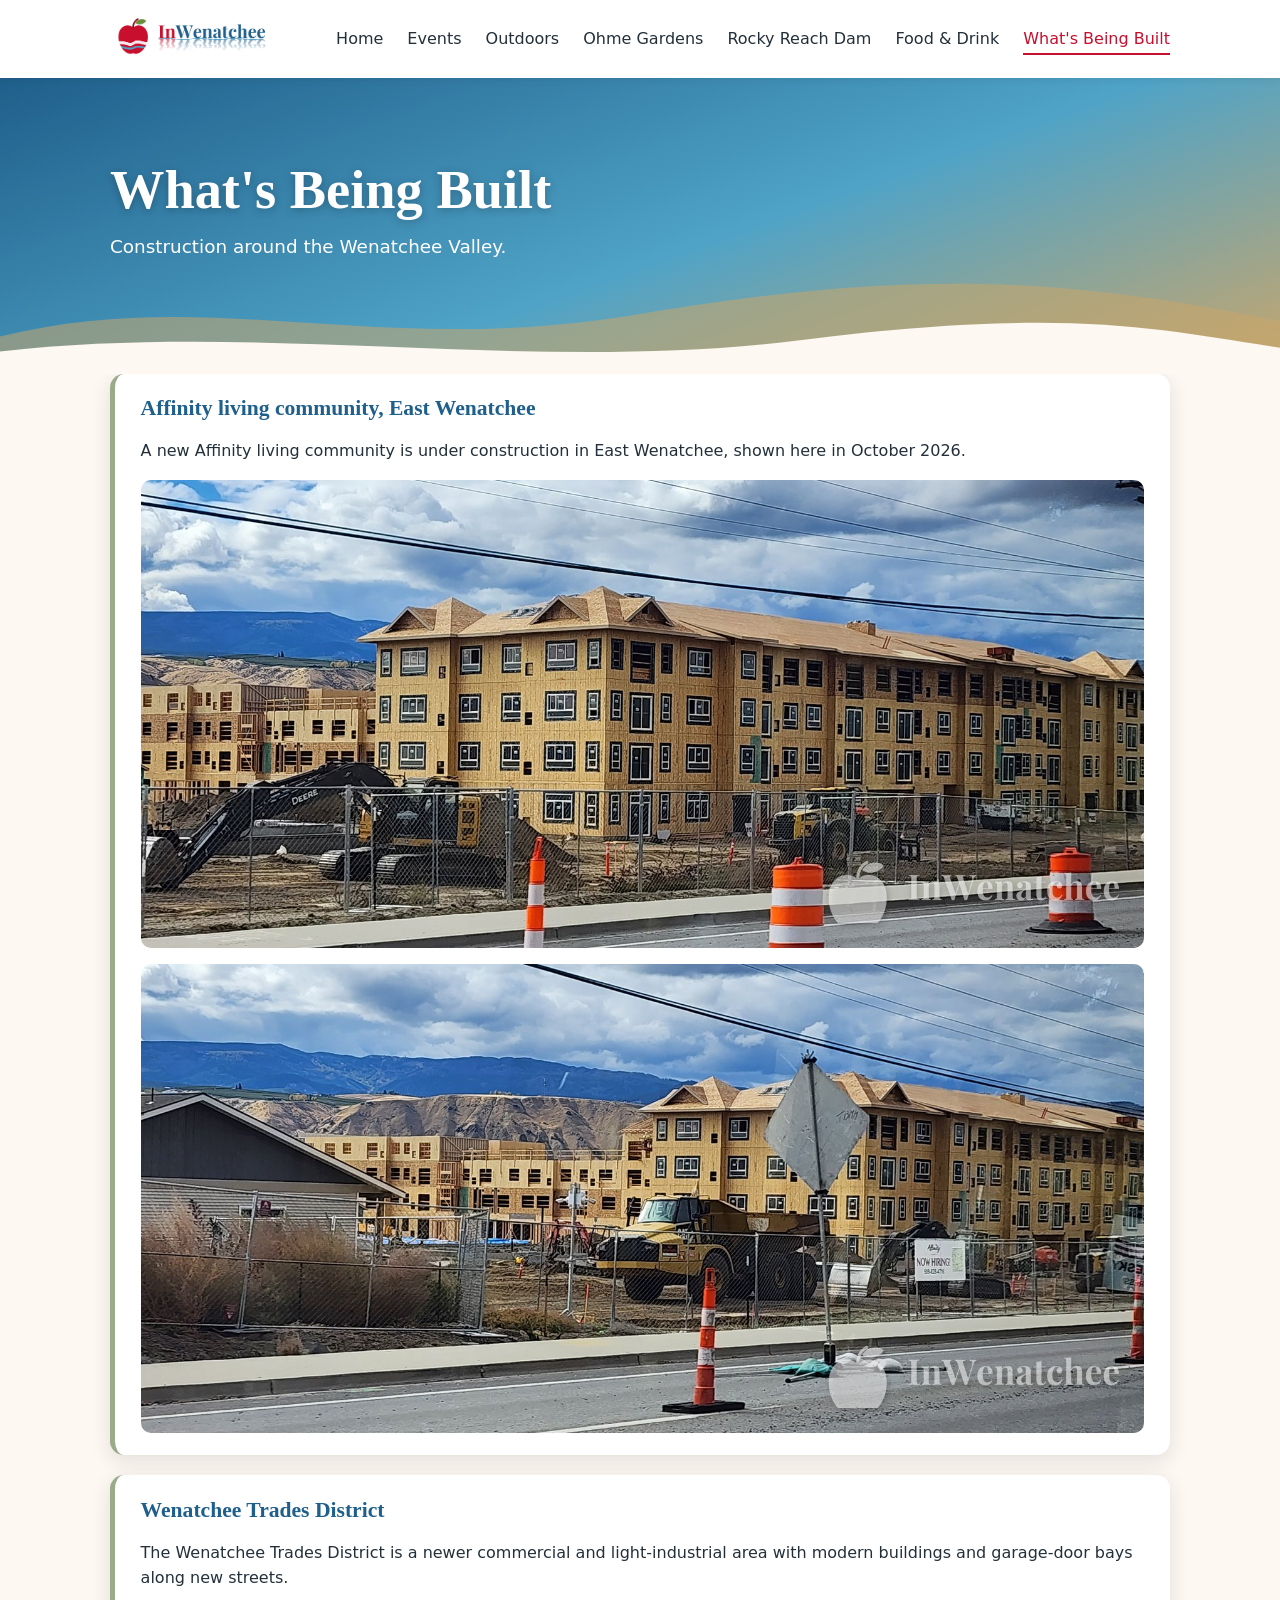
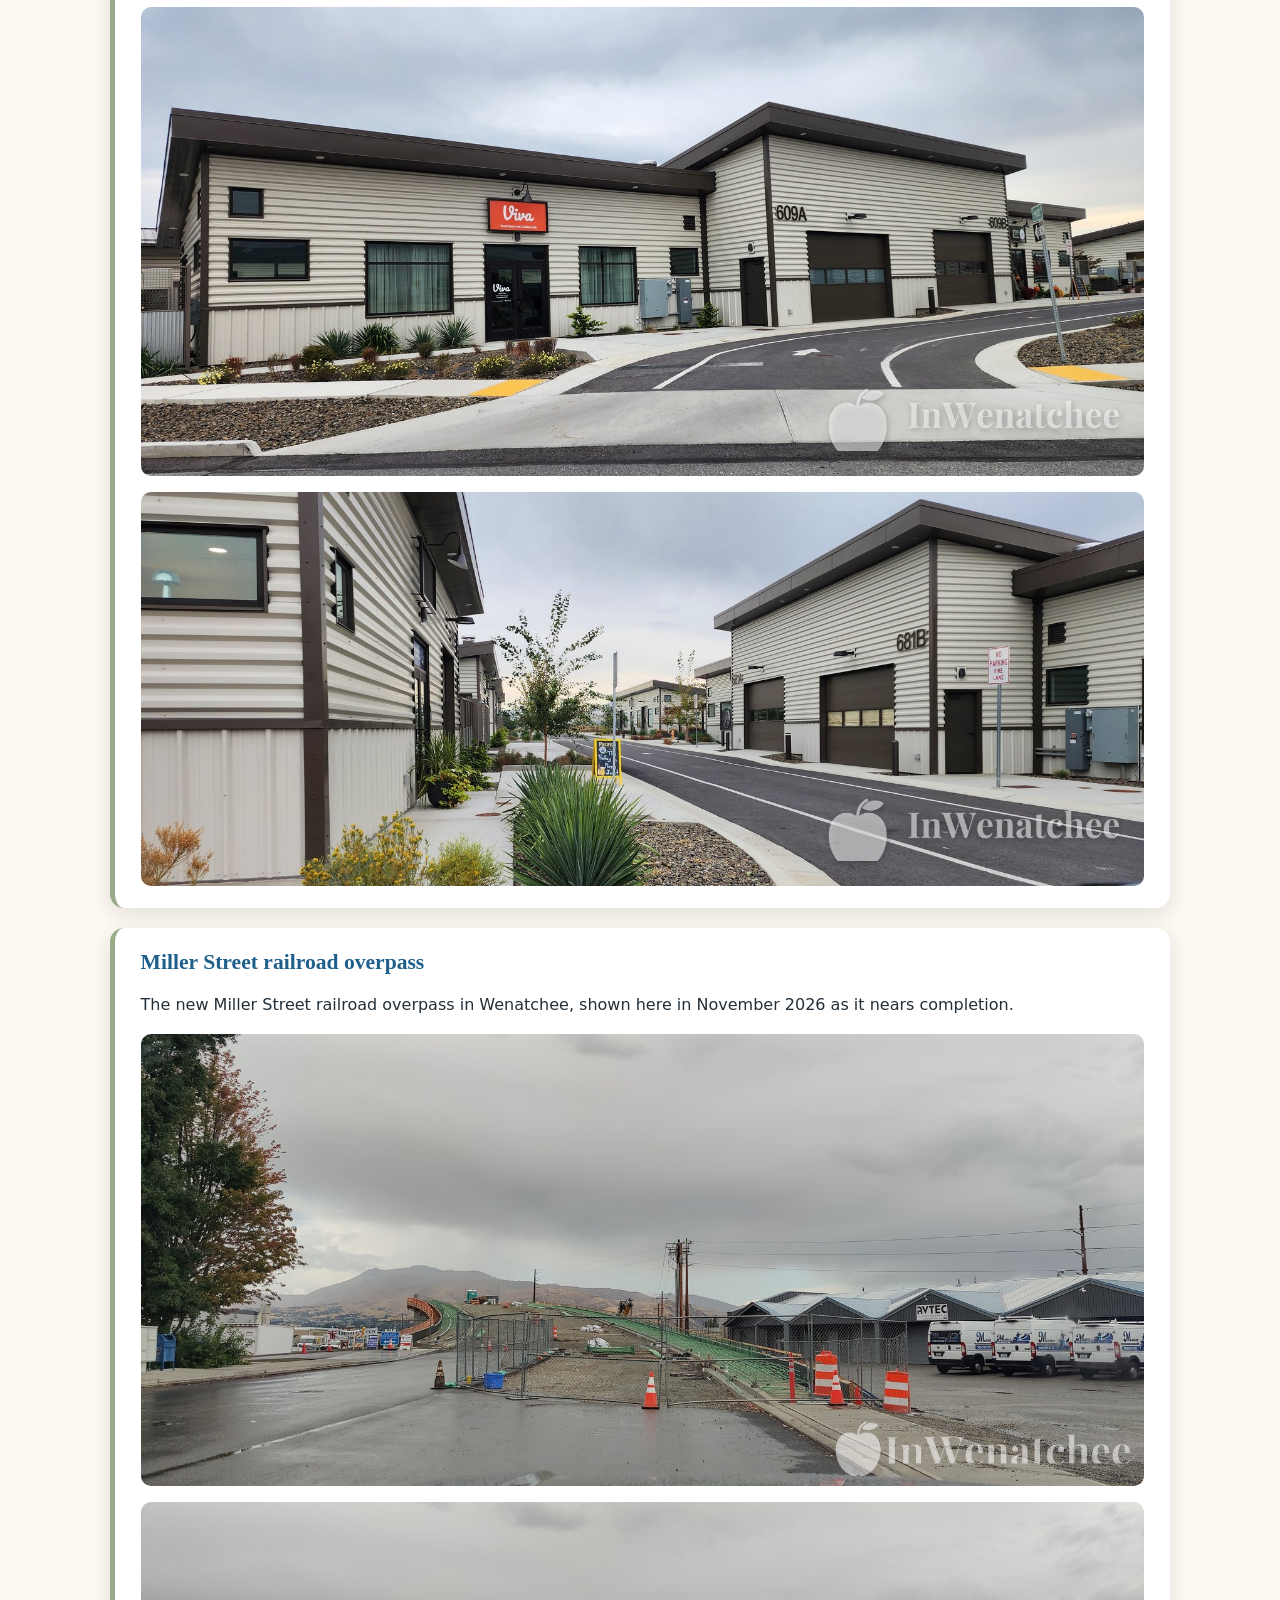
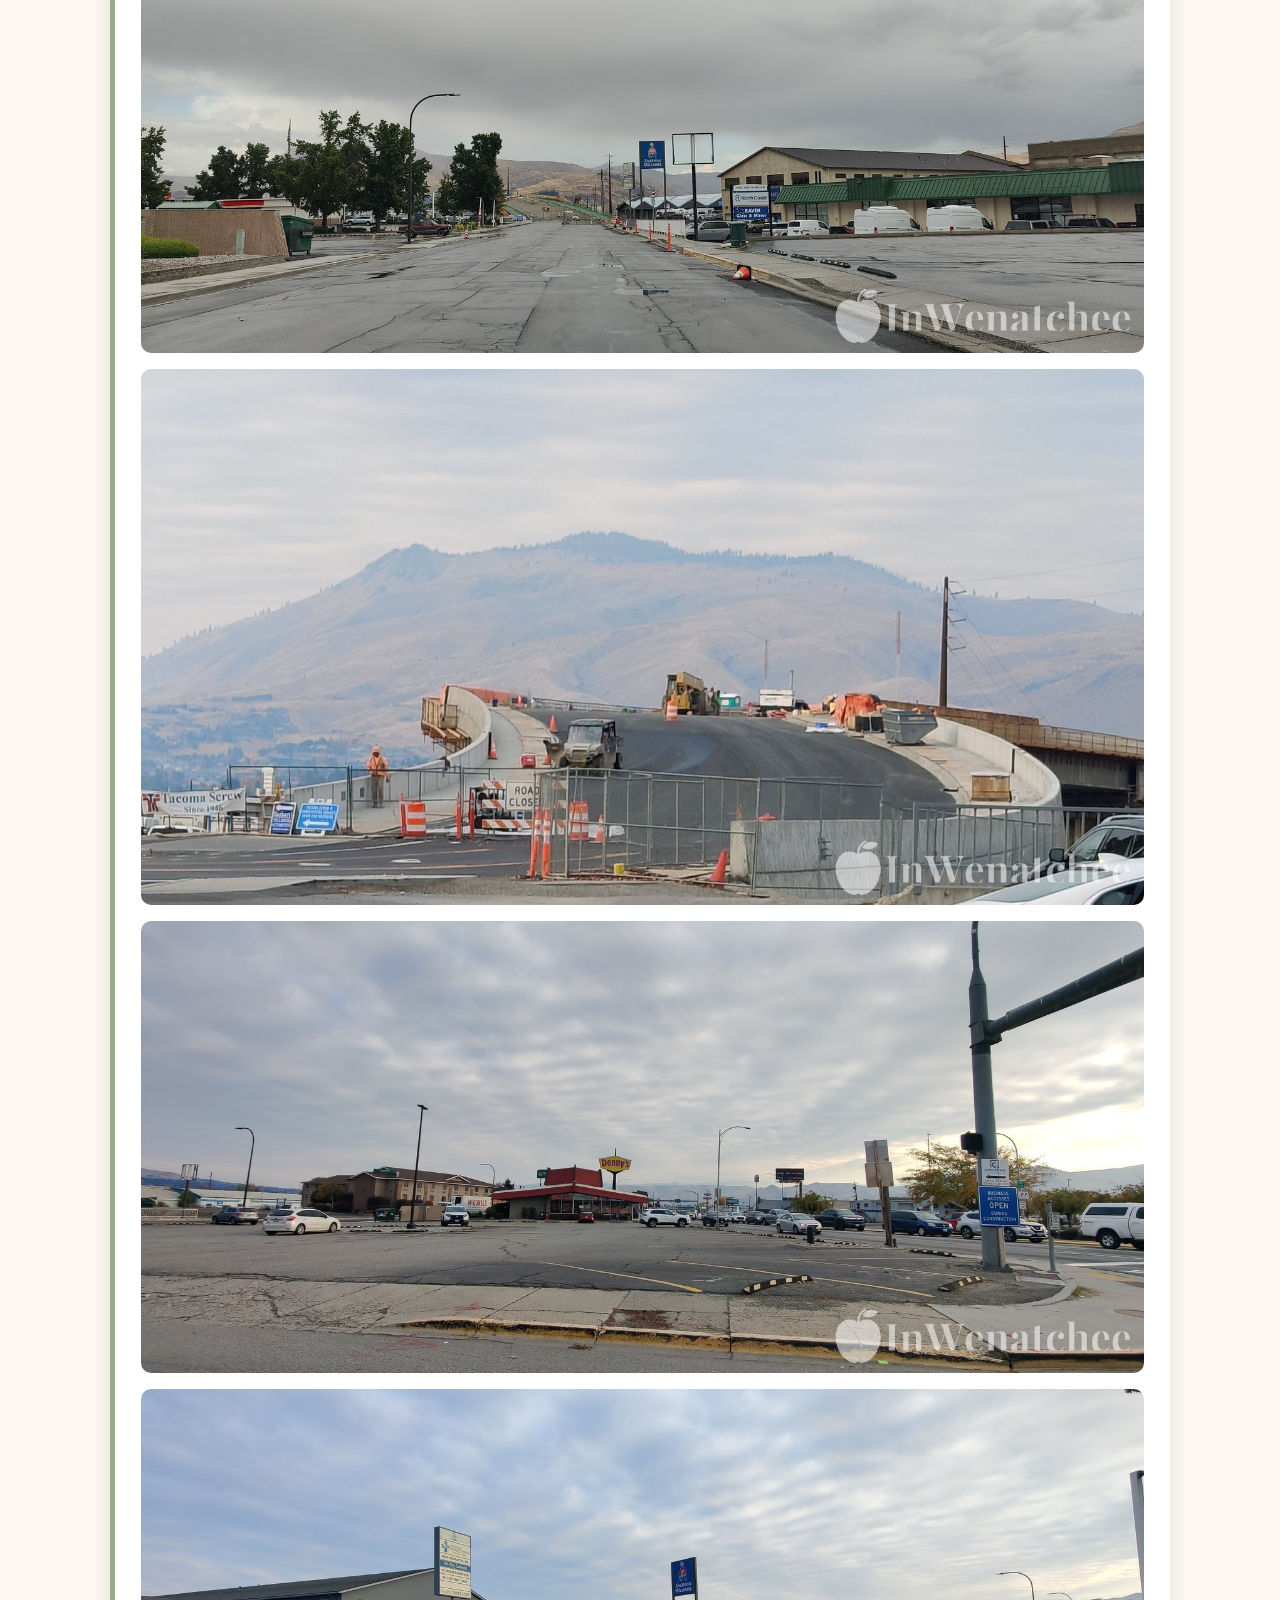
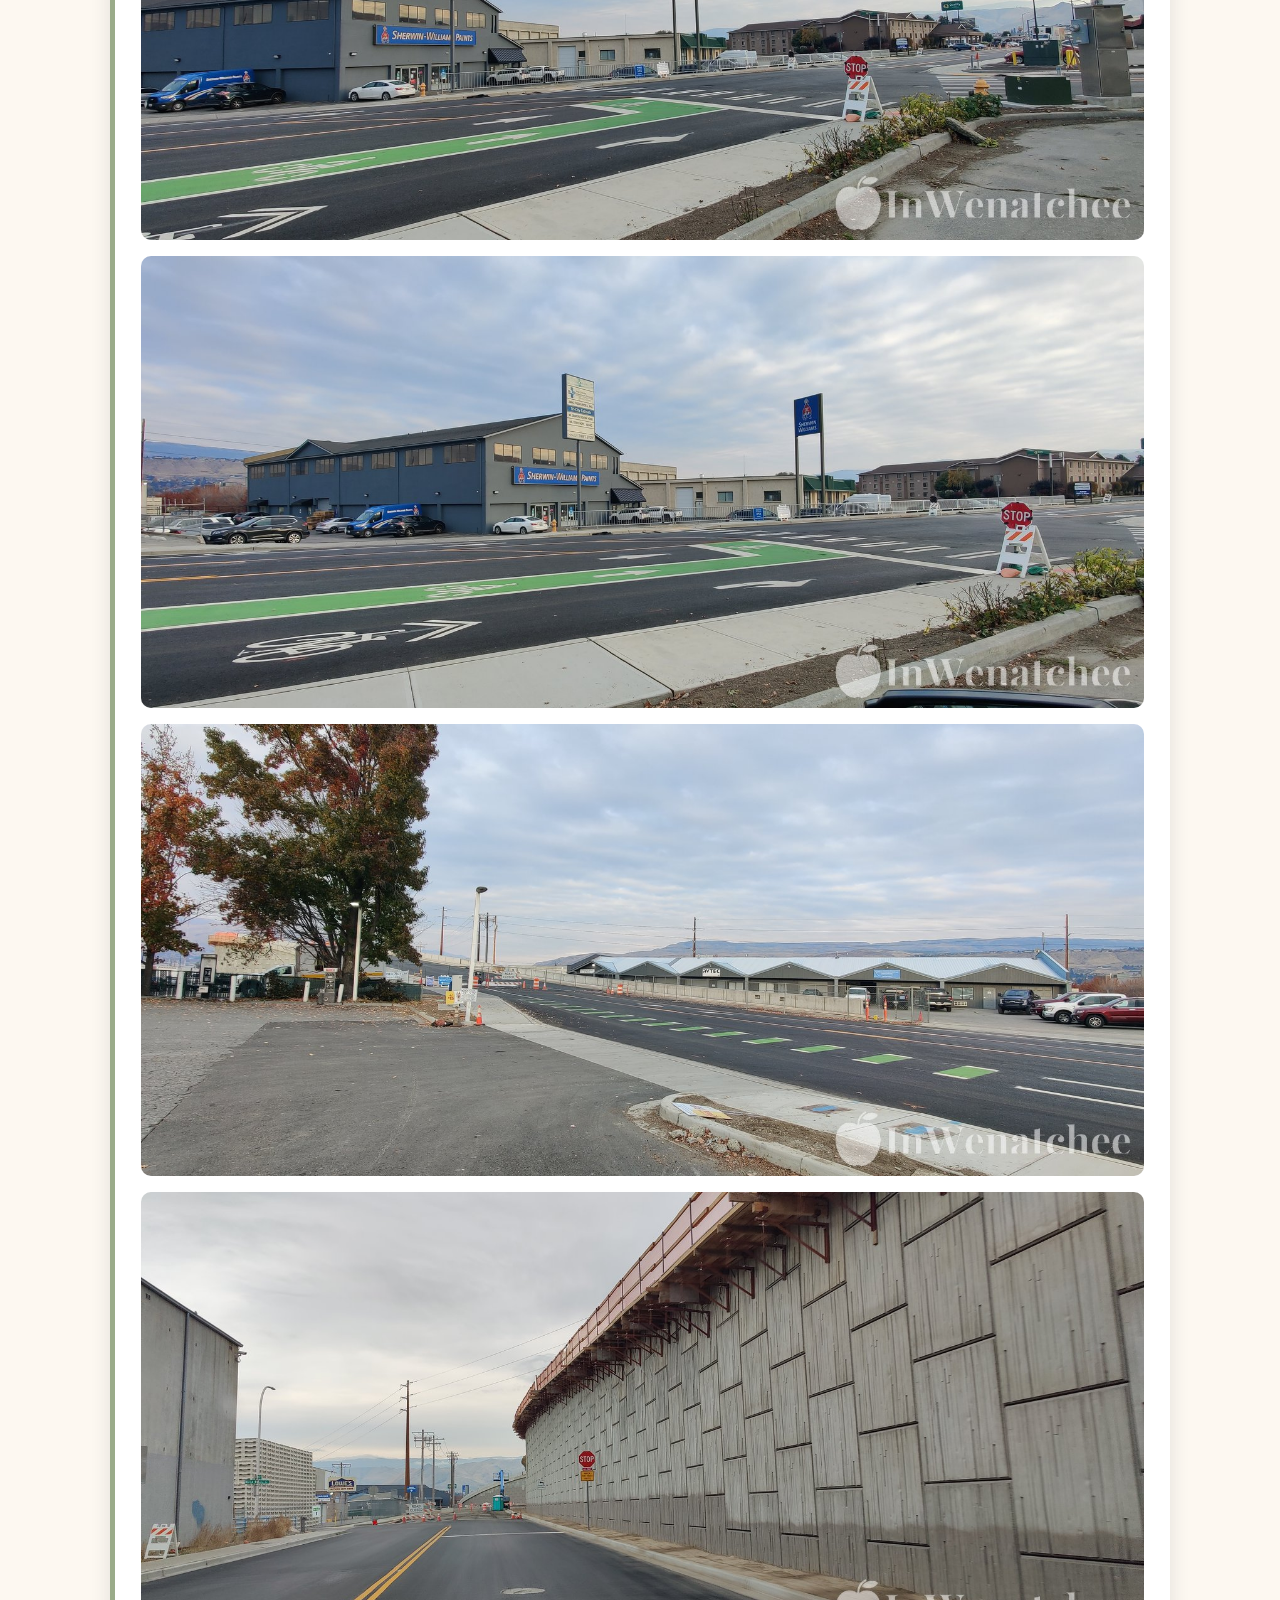
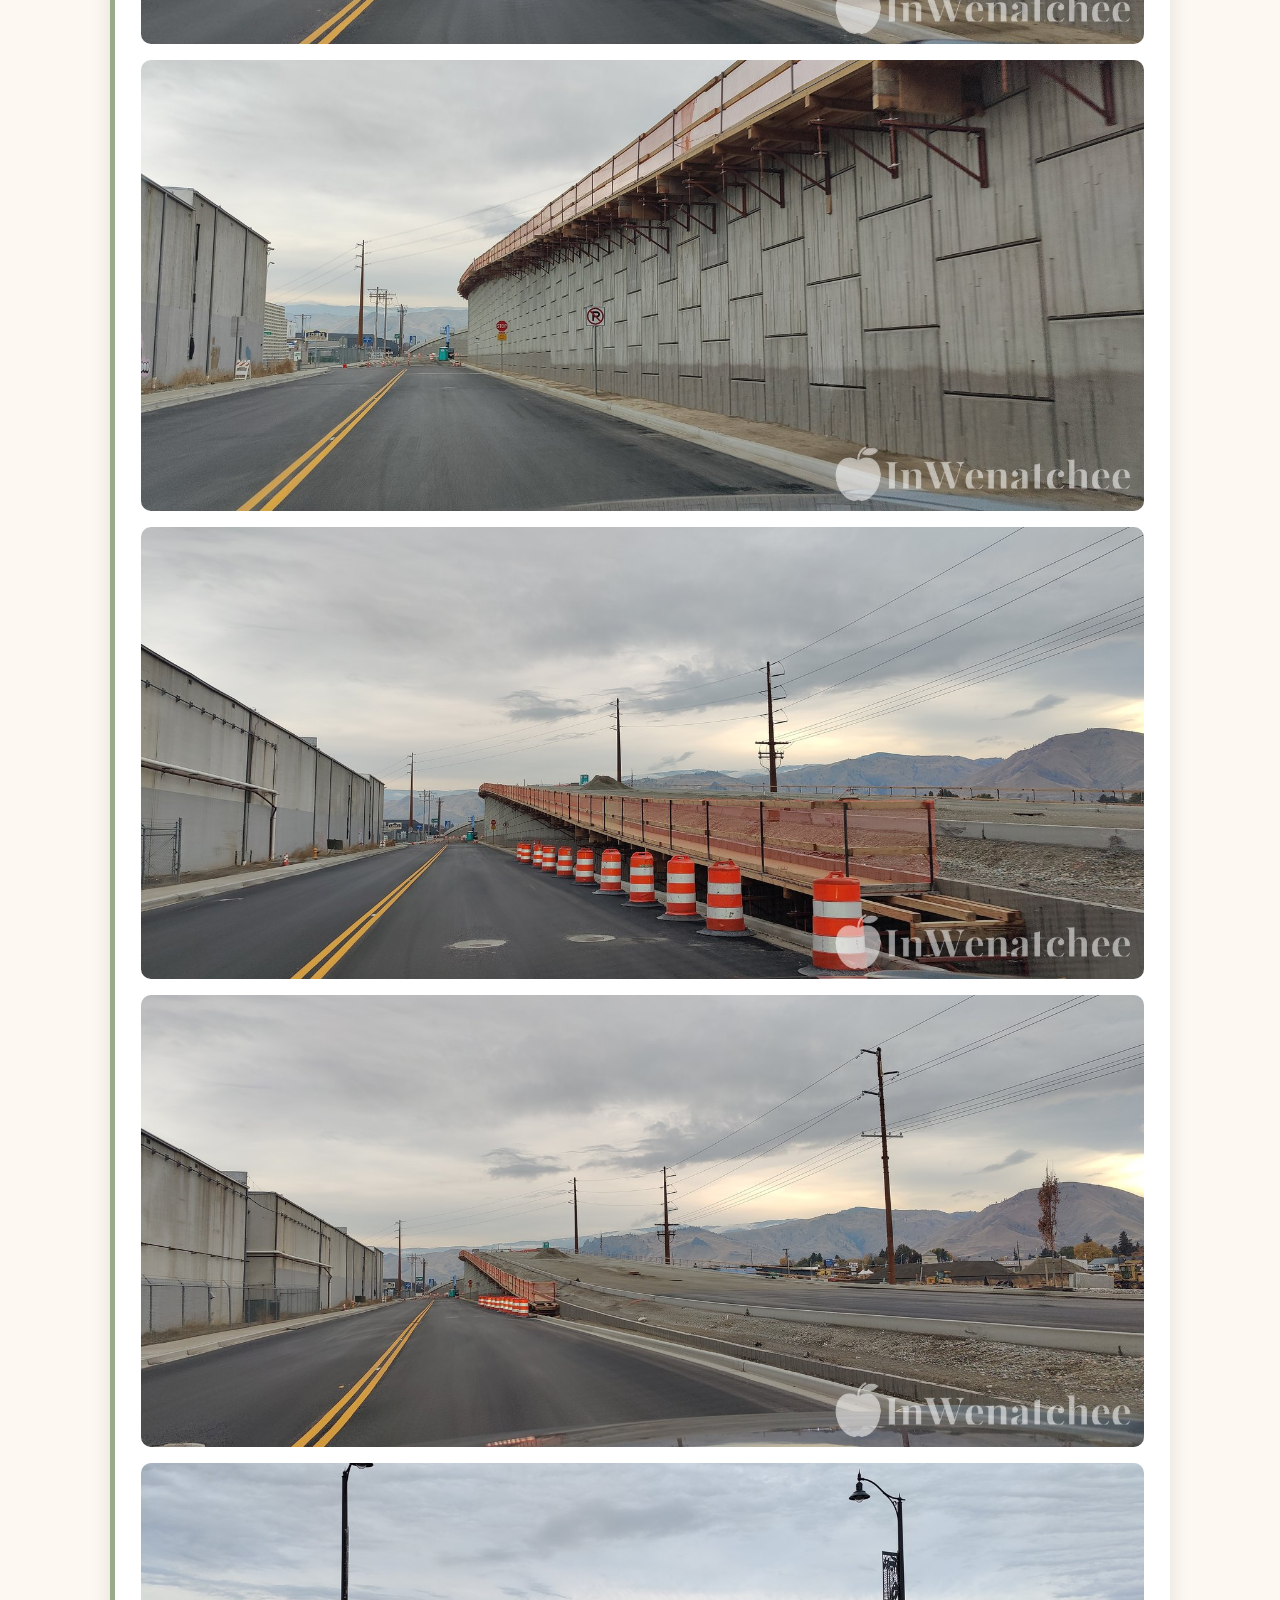
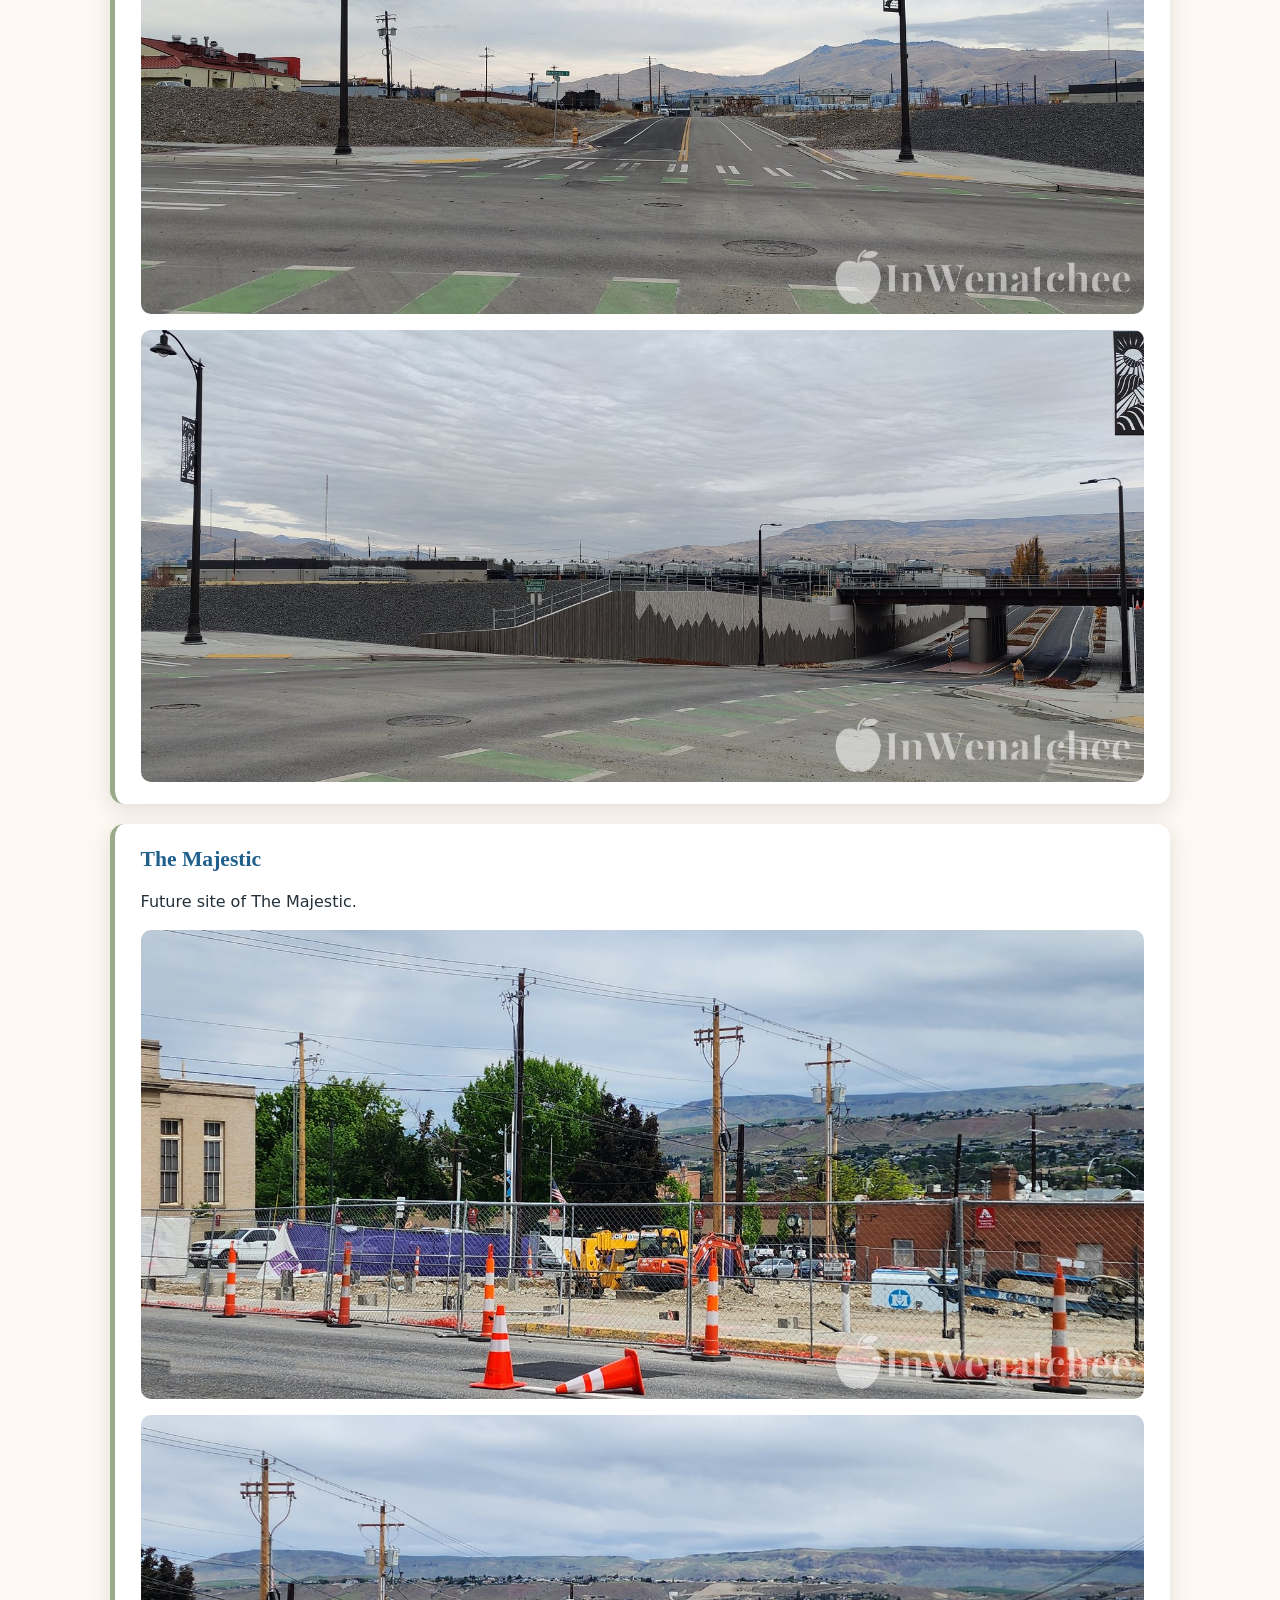
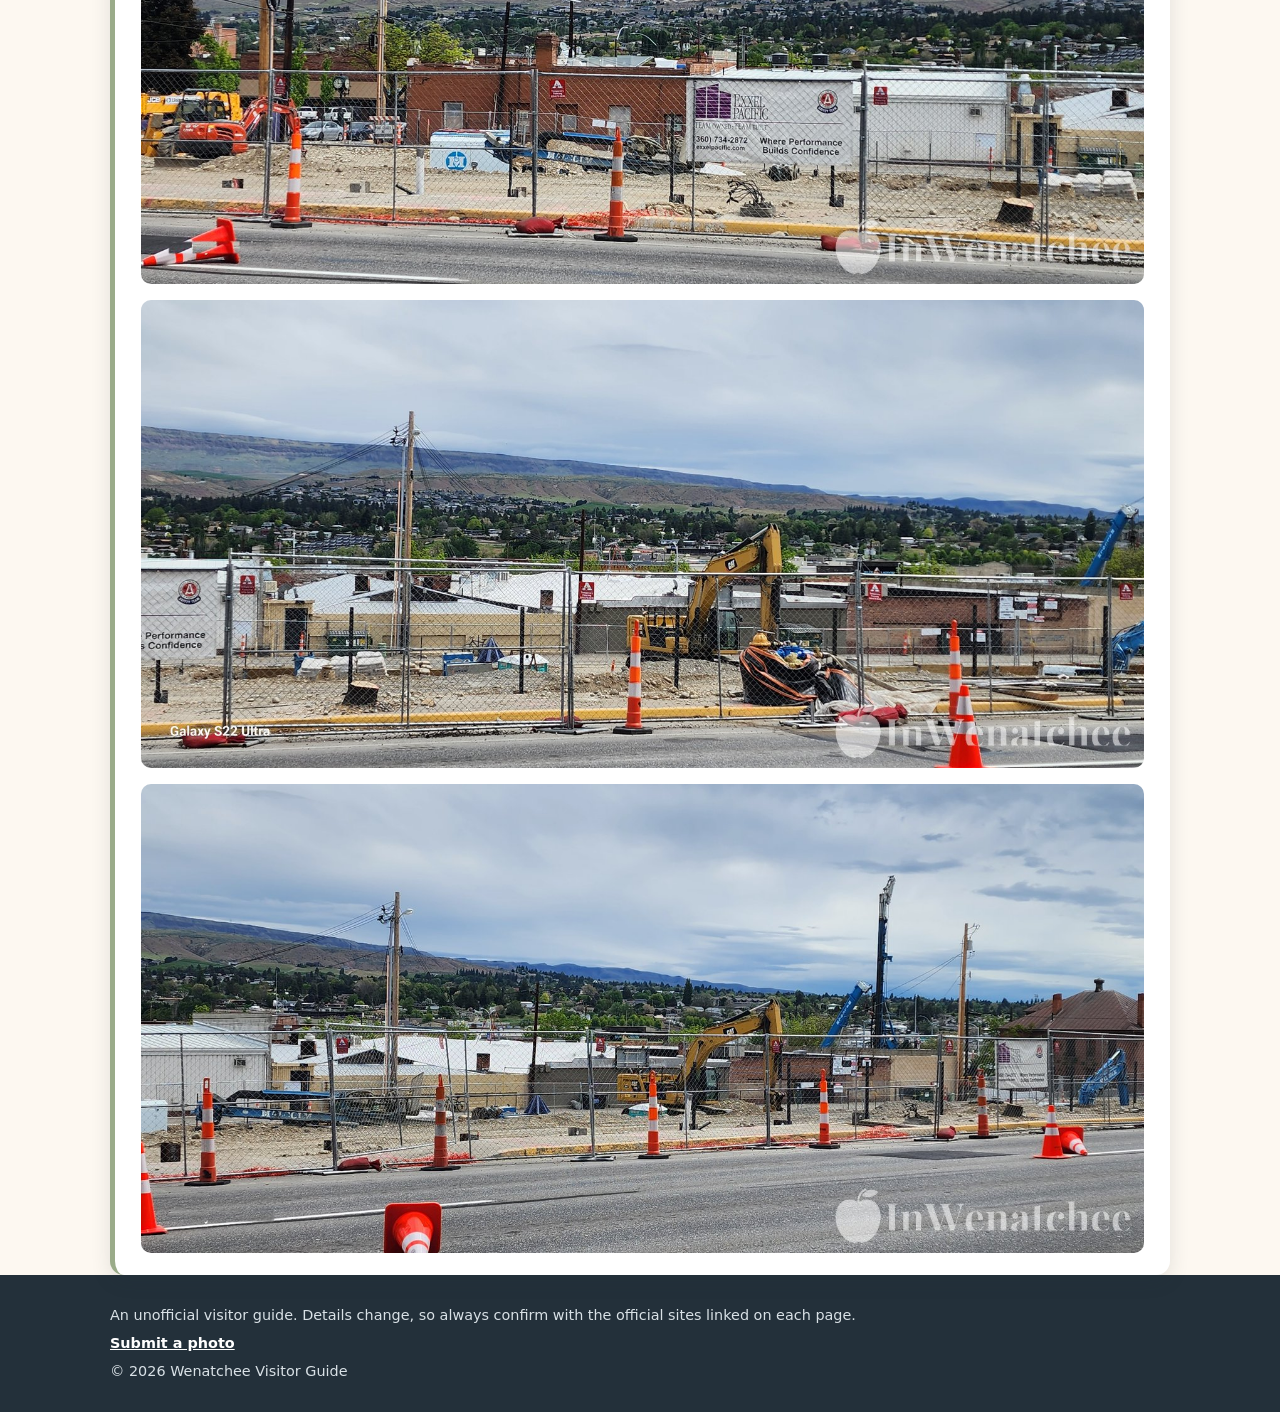
<file: building.html>
<!DOCTYPE html>
<html lang="en">
<head>
  <meta charset="UTF-8">
  <meta name="viewport" content="width=device-width, initial-scale=1">
  <title>What's Being Built | Wenatchee Visitor Guide</title>
  <meta name="description" content="A visitor guide to Wenatchee, WA and the surrounding area.">
  <link rel="icon" href="favicon.svg" type="image/svg+xml">
  <link rel="icon" href="favicon.ico" sizes="any">
  <link rel="apple-touch-icon" href="apple-touch-icon.png">
  <!-- Shared stylesheet for every page -->
  <link rel="stylesheet" href="css/style.css">
</head>
<body data-page="building">

  <!-- ===== Site header & navigation (same on every page) ===== -->
  <header class="site-header">
    <nav class="nav container">
      <a class="brand" href="index.html" aria-label="InWenatchee home"><img src="images/inwenatchee-logo.png" alt="InWenatchee" height="52"></a>
      <!-- Mobile menu button; toggled by js/main.js -->
      <button class="nav-toggle" aria-expanded="false" aria-controls="nav-links">Menu</button>
      <ul class="nav-links" id="nav-links">
        <li><a href="index.html" data-nav="home">Home</a></li>
        <li><a href="events.html" data-nav="events">Events</a></li>
        <li><a href="outdoors.html" data-nav="outdoors">Outdoors</a></li>
        <li><a href="ohmegardens.html" data-nav="ohme">Ohme Gardens</a></li>
        <li><a href="rockyreach.html" data-nav="rocky">Rocky Reach Dam</a></li>
        <li><a href="food.html" data-nav="food">Food &amp; Drink</a></li>
        <li><a href="building.html" data-nav="building">What's Being Built</a></li>
      </ul>
    </nav>
  </header>

  <!-- ===== Hero: background is a CSS gradient + inline SVG hills ===== -->
  <section class="hero">
    <div class="container hero-text">
      <h1>What's Being Built</h1>
      <p>Construction around the Wenatchee Valley.</p>
    </div>
    <svg class="hills" viewBox="0 0 1440 160" preserveAspectRatio="none" aria-hidden="true">
      <path d="M0 110 C240 40 420 140 720 80 S1200 30 1440 90 V160 H0Z" fill="#c9a66b" opacity=".55"/>
      <path d="M0 130 C300 90 600 160 900 115 S1300 100 1440 125 V160 H0Z" fill="#fdf8f1"/>
    </svg>
  </section>

  <main class="container">

    <section class="list">
      <article class="item">
        <h2>Affinity living community, East Wenatchee</h2>
        <p>A new Affinity living community is under construction in East Wenatchee, shown here in October 2026.</p>
        <div class="photos">
          <img src="images/construction-1.jpg" width="1600" height="747" loading="lazy" alt="Wide view of a wood-framed multi-story building under construction on a dry grassy site, with stacked materials in front and hills under a cloudy sky behind it.">
          <img src="images/construction-2.jpg" width="1600" height="747" loading="lazy" alt="Closer view of a wood-framed multi-story building under construction, with workers in hard hats and high-visibility vests and a scissor lift beside the frame, under a blue sky.">
        </div>
      </article>
      <article class="item">
        <h2>Wenatchee Trades District</h2>
        <p>The Wenatchee Trades District is a newer commercial and light-industrial area with modern buildings and garage-door bays along new streets.</p>
        <div class="photos">
          <img src="images/wenatchee-trades-district-1.jpg" width="1600" height="747" loading="lazy" alt="Modern light-colored building with a red Viva sign and garage doors on a new street under a cloudy sky.">
          <img src="images/wenatchee-trades-district-2.jpg" width="1600" height="628" loading="lazy" alt="Street between modern industrial-style buildings with garage doors, with an agave plant in the foreground.">
        </div>
      </article>
      <article class="item">
        <h2>Miller Street railroad overpass</h2>
        <p>The new Miller Street railroad overpass in Wenatchee, shown here in November 2026 as it nears completion.</p>
        <div class="photos">
          <img src="images/miller-overpass.jpg" width="1600" height="720" loading="lazy" alt="Miller Street railroad overpass nearing completion, November 2026">
          <img src="images/miller-street-view.jpg" width="1600" height="720" loading="lazy" alt="Looking down Miller Street toward the new railroad overpass, November 2026">
          <img src="images/miller-3-overpass-deck.jpg" width="1600" height="854" loading="lazy" alt="The new Miller Street overpass deck takes shape, November 2026">
          <img src="images/miller-4-dennys.jpg" width="1600" height="720" loading="lazy" alt="Business accesses stay open along Miller Street during construction">
          <img src="images/miller-5-sherwin-a.jpg" width="1600" height="720" loading="lazy" alt="Fresh pavement and a new green bike lane on Miller Street">
          <img src="images/miller-6-sherwin-b.jpg" width="1600" height="720" loading="lazy" alt="The rebuilt Miller Street by Sherwin-Williams">
          <img src="images/miller-7-rvtec.jpg" width="1600" height="720" loading="lazy" alt="The new Miller Street roadway heading toward the overpass">
          <img src="images/miller-8-wall-a.jpg" width="1600" height="720" loading="lazy" alt="The overpass's new retaining wall rises beside the fresh roadway">
          <img src="images/miller-9-wall-b.jpg" width="1600" height="720" loading="lazy" alt="Formwork still lines the top of the new overpass wall">
          <img src="images/miller-10-ramp-cones.jpg" width="1600" height="720" loading="lazy" alt="Orange barrels line the overpass approach ramp">
          <img src="images/miller-11-ramp-hills.jpg" width="1600" height="720" loading="lazy" alt="The new approach ramp climbs toward the railroad crossing">
          <img src="images/miller-12-cross-street.jpg" width="1600" height="720" loading="lazy" alt="A newly built cross street with green bike crossings and new street lamps">
          <img src="images/miller-13-underpass.jpg" width="1600" height="720" loading="lazy" alt="The finished underpass and railroad bridge near Miller Street">
        </div>
      </article>
      <article class="item">
        <h2>The Majestic</h2>
        <p>Future site of The Majestic.</p>
        <div class="photos">
          <img src="images/majestic-1.jpg" width="1600" height="747" loading="lazy" alt="Future site of The Majestic">
          <img src="images/majestic-2.jpg" width="1600" height="747" loading="lazy" alt="Future site of The Majestic">
          <img src="images/majestic-3.jpg" width="1600" height="747" loading="lazy" alt="Future site of The Majestic">
          <img src="images/majestic-4.jpg" width="1600" height="747" loading="lazy" alt="Future site of The Majestic">
        </div>
      </article>
    </section>
  </main>

  <!-- ===== Footer ===== -->
  <footer class="site-footer">
    <div class="container">
      <p>An unofficial visitor guide. Details change, so always confirm with the official sites linked on each page.</p>
      <p><a href="submit-photo.html">Submit a photo</a></p>
      <p>&copy; <span id="year"></span> Wenatchee Visitor Guide</p>
    </div>
  </footer>

  <script src="js/main.js"></script>
  <script src="js/lightbox.js" defer></script>
  <script data-goatcounter="https://inwenatchee.goatcounter.com/count" async src="//gc.zgo.at/count.js"></script>
</body>
</html>
</file>
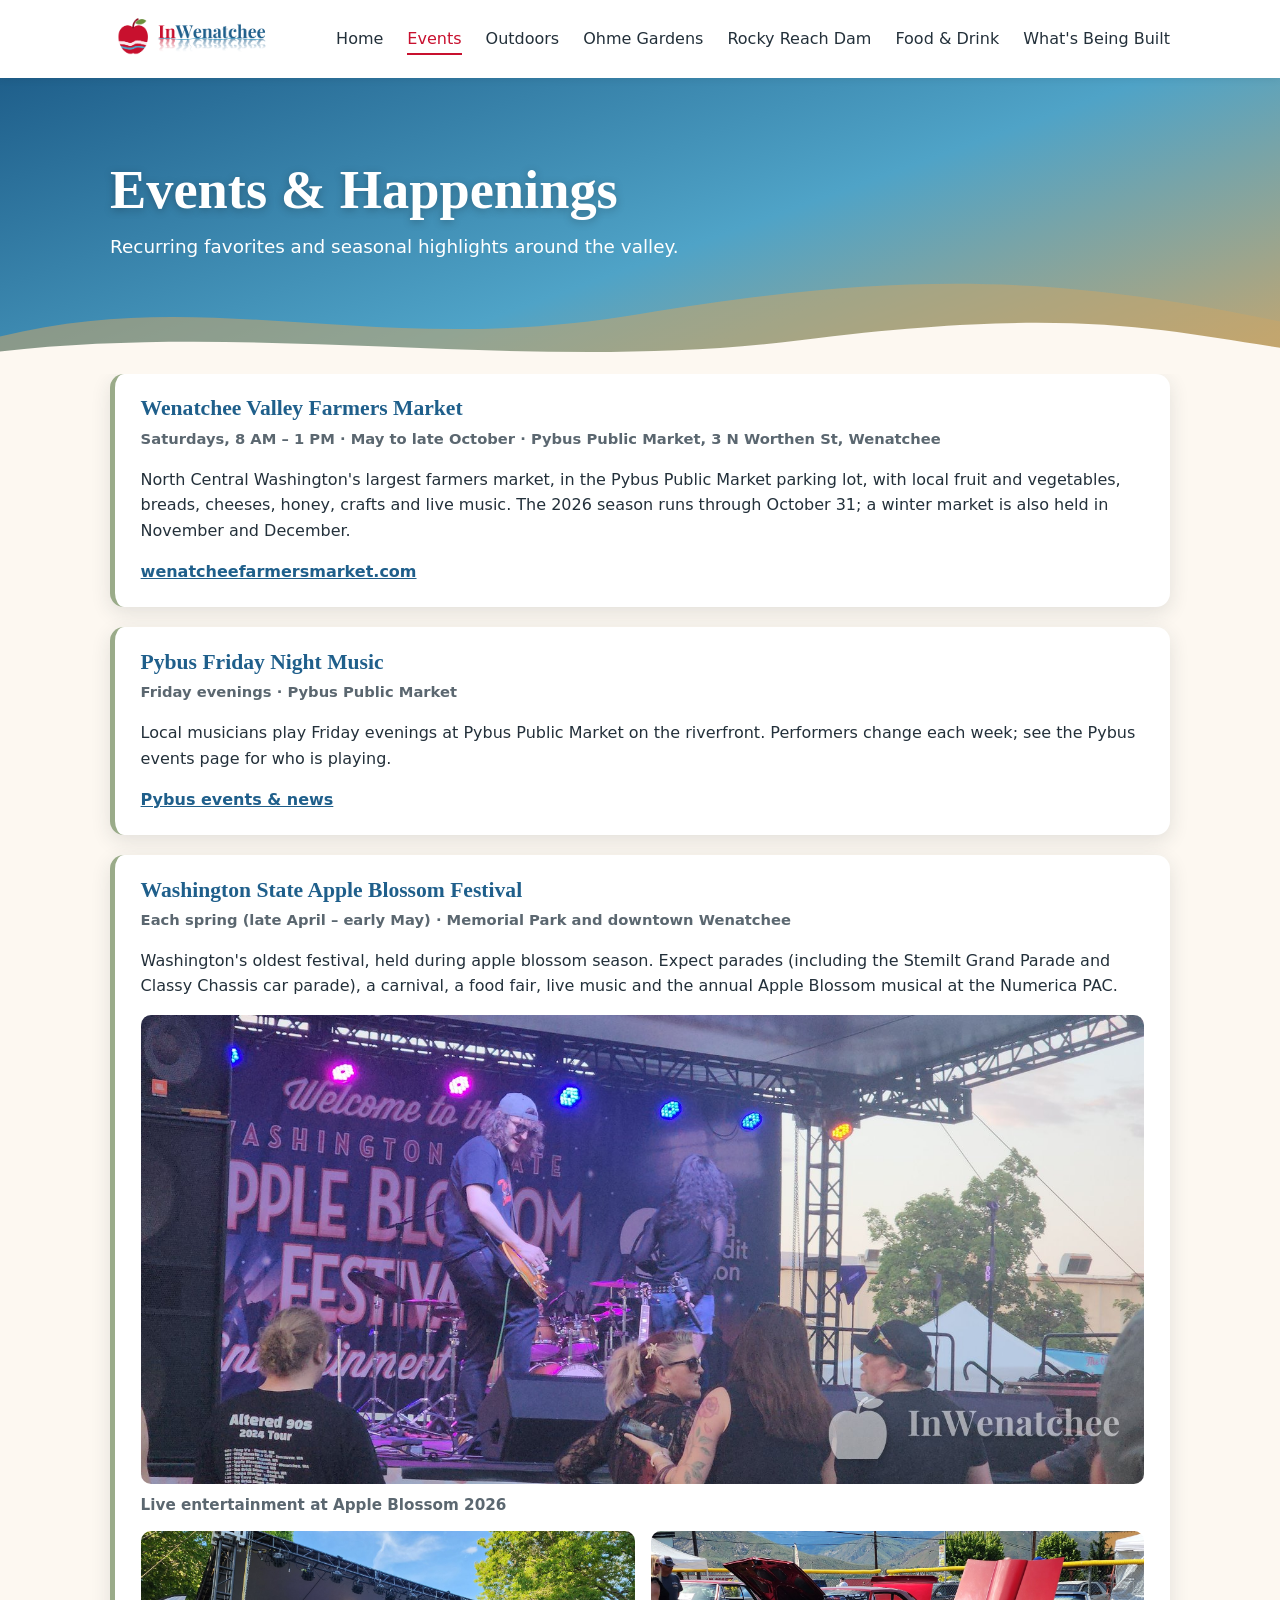
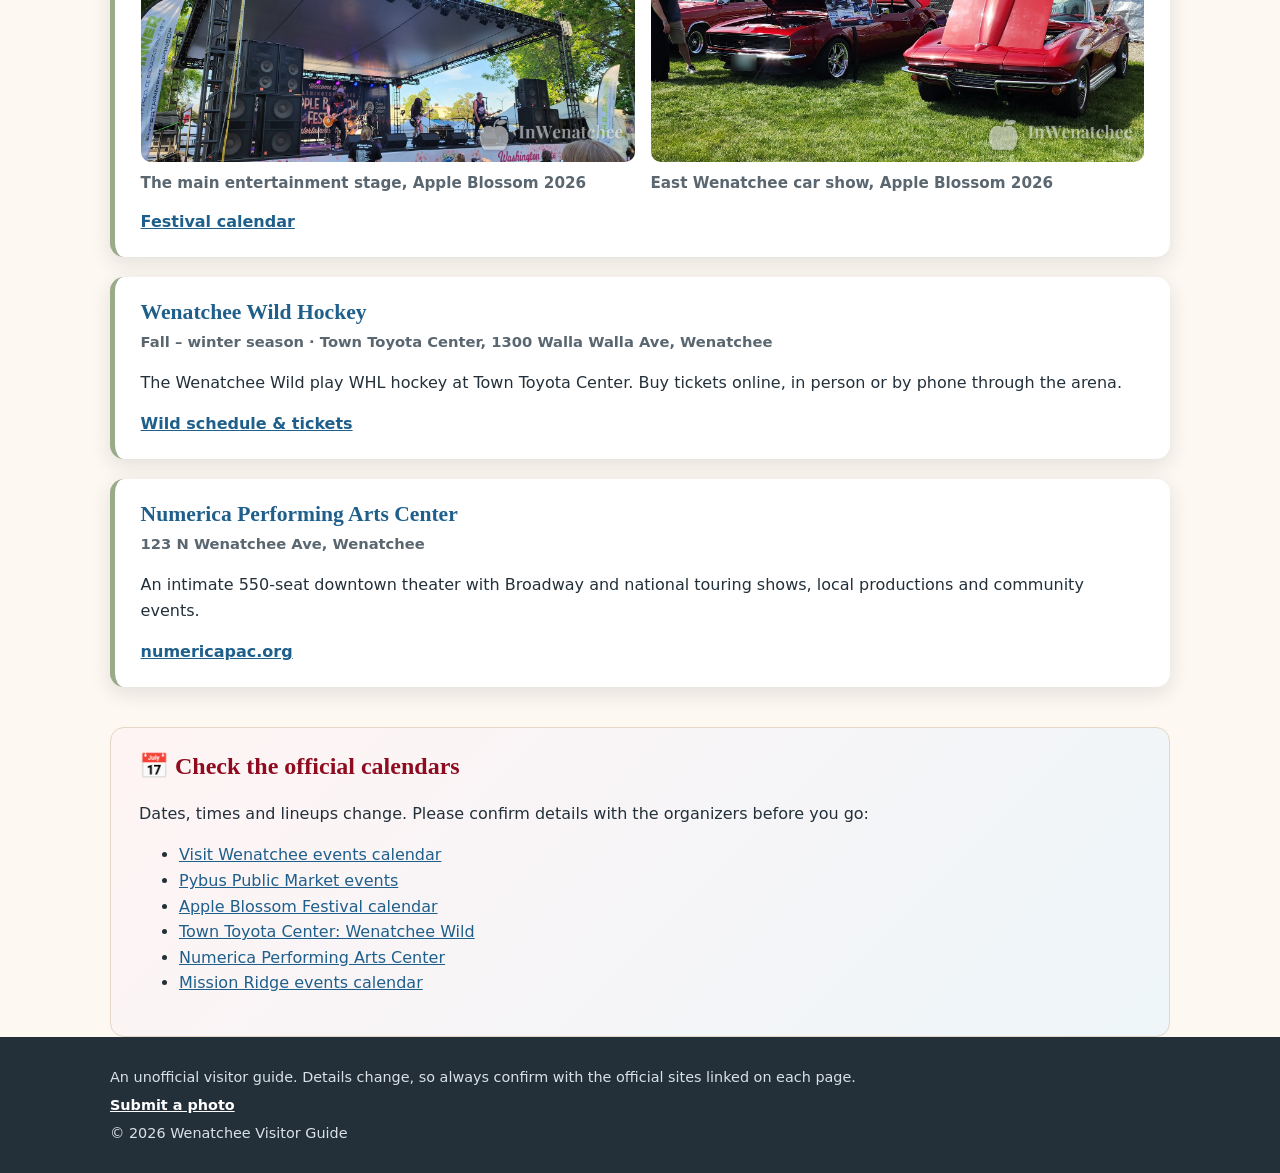
<file: events.html>
<!DOCTYPE html>
<html lang="en">
<head>
  <meta charset="UTF-8">
  <meta name="viewport" content="width=device-width, initial-scale=1">
  <title>Events | Wenatchee Visitor Guide</title>
  <meta name="description" content="A visitor guide to Wenatchee, WA and the surrounding area.">
  <link rel="icon" href="favicon.svg" type="image/svg+xml">
  <link rel="icon" href="favicon.ico" sizes="any">
  <link rel="apple-touch-icon" href="apple-touch-icon.png">
  <!-- Shared stylesheet for every page -->
  <link rel="stylesheet" href="css/style.css">
</head>
<body data-page="events">

  <!-- ===== Site header & navigation (same on every page) ===== -->
  <header class="site-header">
    <nav class="nav container">
      <a class="brand" href="index.html" aria-label="InWenatchee home"><img src="images/inwenatchee-logo.png" alt="InWenatchee" height="52"></a>
      <!-- Mobile menu button; toggled by js/main.js -->
      <button class="nav-toggle" aria-expanded="false" aria-controls="nav-links">Menu</button>
      <ul class="nav-links" id="nav-links">
        <li><a href="index.html" data-nav="home">Home</a></li>
        <li><a href="events.html" data-nav="events">Events</a></li>
        <li><a href="outdoors.html" data-nav="outdoors">Outdoors</a></li>
        <li><a href="ohmegardens.html" data-nav="ohme">Ohme Gardens</a></li>
        <li><a href="rockyreach.html" data-nav="rocky">Rocky Reach Dam</a></li>
        <li><a href="food.html" data-nav="food">Food &amp; Drink</a></li>
        <li><a href="building.html" data-nav="building">What's Being Built</a></li>
      </ul>
    </nav>
  </header>

  <!-- ===== Hero: background is a CSS gradient + inline SVG hills ===== -->
  <section class="hero">
    <div class="container hero-text">
      <h1>Events &amp; Happenings</h1>
      <p>Recurring favorites and seasonal highlights around the valley.</p>
    </div>
    <svg class="hills" viewBox="0 0 1440 160" preserveAspectRatio="none" aria-hidden="true">
      <path d="M0 110 C240 40 420 140 720 80 S1200 30 1440 90 V160 H0Z" fill="#c9a66b" opacity=".55"/>
      <path d="M0 130 C300 90 600 160 900 115 S1300 100 1440 125 V160 H0Z" fill="#fdf8f1"/>
    </svg>
  </section>

  <main class="container">

    <section class="list">
      <article class="item">
        <h2>Wenatchee Valley Farmers Market</h2>
        <p class="meta">Saturdays, 8 AM – 1 PM · May to late October · Pybus Public Market, 3 N Worthen St, Wenatchee</p>
        <p>North Central Washington&#39;s largest farmers market, in the Pybus Public Market parking lot, with local fruit and vegetables, breads, cheeses, honey, crafts and live music. The 2026 season runs through October 31; a winter market is also held in November and December.</p>
        <a href="https://www.wenatcheefarmersmarket.com/" target="_blank" rel="noopener">wenatcheefarmersmarket.com</a>
      </article>
      <article class="item">
        <h2>Pybus Friday Night Music</h2>
        <p class="meta">Friday evenings · Pybus Public Market</p>
        <p>Local musicians play Friday evenings at Pybus Public Market on the riverfront. Performers change each week; see the Pybus events page for who is playing.</p>
        <a href="https://pybuspublicmarket.org/events-news/" target="_blank" rel="noopener">Pybus events &amp; news</a>
      </article>
      <article class="item">
        <h2>Washington State Apple Blossom Festival</h2>
        <p class="meta">Each spring (late April – early May) · Memorial Park and downtown Wenatchee</p>
        <p>Washington&#39;s oldest festival, held during apple blossom season. Expect parades (including the Stemilt Grand Parade and Classy Chassis car parade), a carnival, a food fair, live music and the annual Apple Blossom musical at the Numerica PAC.</p>
        <figure class="feature-banner">
          <img src="images/apple-blossom-2026.jpg" width="1600" height="747" alt="A band performing on the entertainment stage at the Washington State Apple Blossom Festival 2026">
          <figcaption>Live entertainment at Apple Blossom 2026</figcaption>
        </figure>
        <div class="feature-row">
          <figure class="feature-banner">
            <img src="images/apple-blossom-stage-2026.jpg" width="1600" height="747" loading="lazy" alt="Wide view of the Apple Blossom 2026 entertainment stage with a band playing under the lights">
            <figcaption>The main entertainment stage, Apple Blossom 2026</figcaption>
          </figure>
          <figure class="feature-banner">
            <img src="images/car-show-2026.jpg" width="1600" height="747" loading="lazy" alt="A red classic Camaro and Corvette with hoods up at the East Wenatchee car show during Apple Blossom 2026">
            <figcaption>East Wenatchee car show, Apple Blossom 2026</figcaption>
          </figure>
        </div>
        <a href="https://www.appleblossom.org/festival-calendar" target="_blank" rel="noopener">Festival calendar</a>
      </article>
      <article class="item">
        <h2>Wenatchee Wild Hockey</h2>
        <p class="meta">Fall – winter season · Town Toyota Center, 1300 Walla Walla Ave, Wenatchee</p>
        <p>The Wenatchee Wild play WHL hockey at Town Toyota Center. Buy tickets online, in person or by phone through the arena.</p>
        <a href="https://towntoyotacenter.com/events-tickets/wenatchee-wild/" target="_blank" rel="noopener">Wild schedule &amp; tickets</a>
      </article>
      <article class="item">
        <h2>Numerica Performing Arts Center</h2>
        <p class="meta">123 N Wenatchee Ave, Wenatchee</p>
        <p>An intimate 550-seat downtown theater with Broadway and national touring shows, local productions and community events.</p>
        <a href="https://numericapac.org/" target="_blank" rel="noopener">numericapac.org</a>
      </article>
    </section>

    <!-- Reminder to check official calendars -->
    <section class="callout">
      <h2>📅 Check the official calendars</h2>
      <p>Dates, times and lineups change. Please confirm details with the organizers before you go:</p>
      <ul>
        <li><a href="https://www.visitwenatchee.org/events" target="_blank" rel="noopener">Visit Wenatchee events calendar</a></li>
        <li><a href="https://pybuspublicmarket.org/events-news/" target="_blank" rel="noopener">Pybus Public Market events</a></li>
        <li><a href="https://www.appleblossom.org/festival-calendar" target="_blank" rel="noopener">Apple Blossom Festival calendar</a></li>
        <li><a href="https://towntoyotacenter.com/events-tickets/wenatchee-wild/" target="_blank" rel="noopener">Town Toyota Center: Wenatchee Wild</a></li>
        <li><a href="https://numericapac.org/" target="_blank" rel="noopener">Numerica Performing Arts Center</a></li>
        <li><a href="https://www.missionridge.com/events-calendar/" target="_blank" rel="noopener">Mission Ridge events calendar</a></li>
      </ul>
    </section>
  </main>

  <!-- ===== Footer ===== -->
  <footer class="site-footer">
    <div class="container">
      <p>An unofficial visitor guide. Details change, so always confirm with the official sites linked on each page.</p>
      <p><a href="submit-photo.html">Submit a photo</a></p>
      <p>&copy; <span id="year"></span> Wenatchee Visitor Guide</p>
    </div>
  </footer>

  <script src="js/main.js"></script>
  <script data-goatcounter="https://inwenatchee.goatcounter.com/count" async src="//gc.zgo.at/count.js"></script>
</body>
</html>
</file>
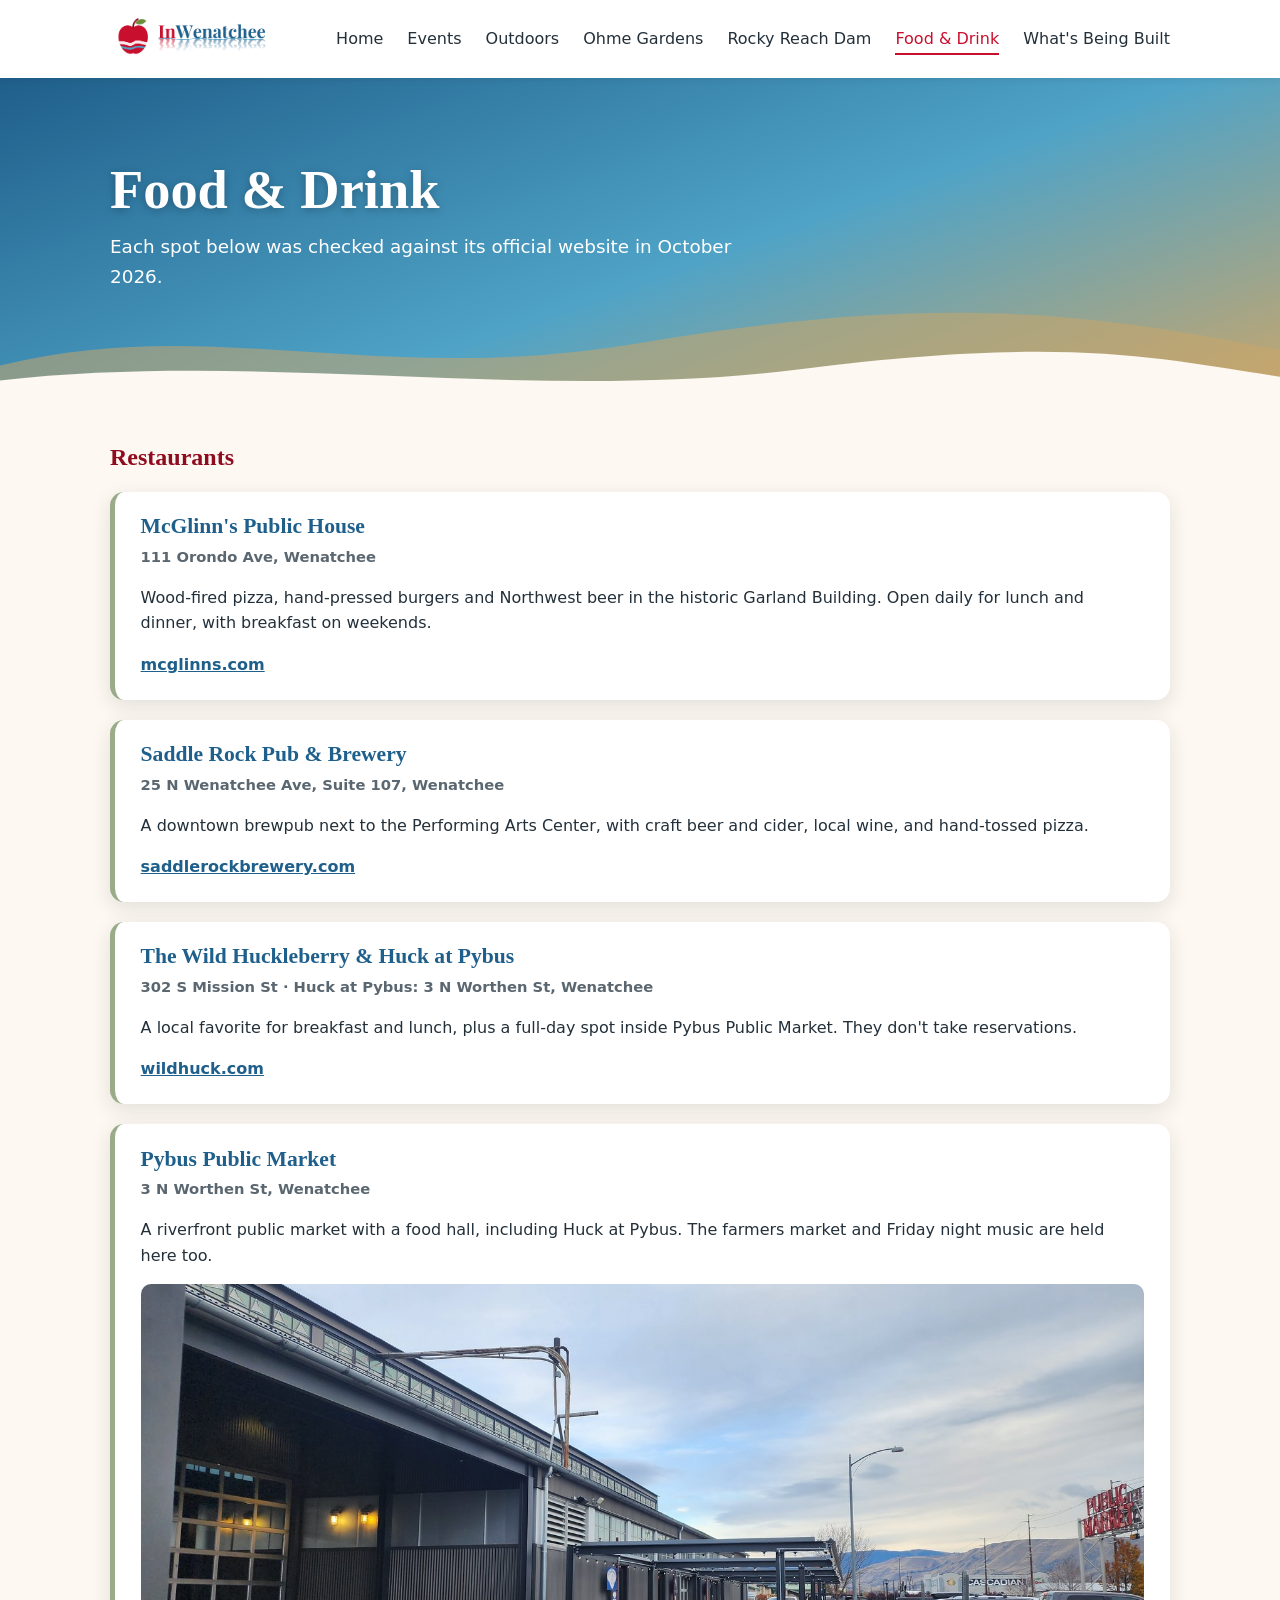
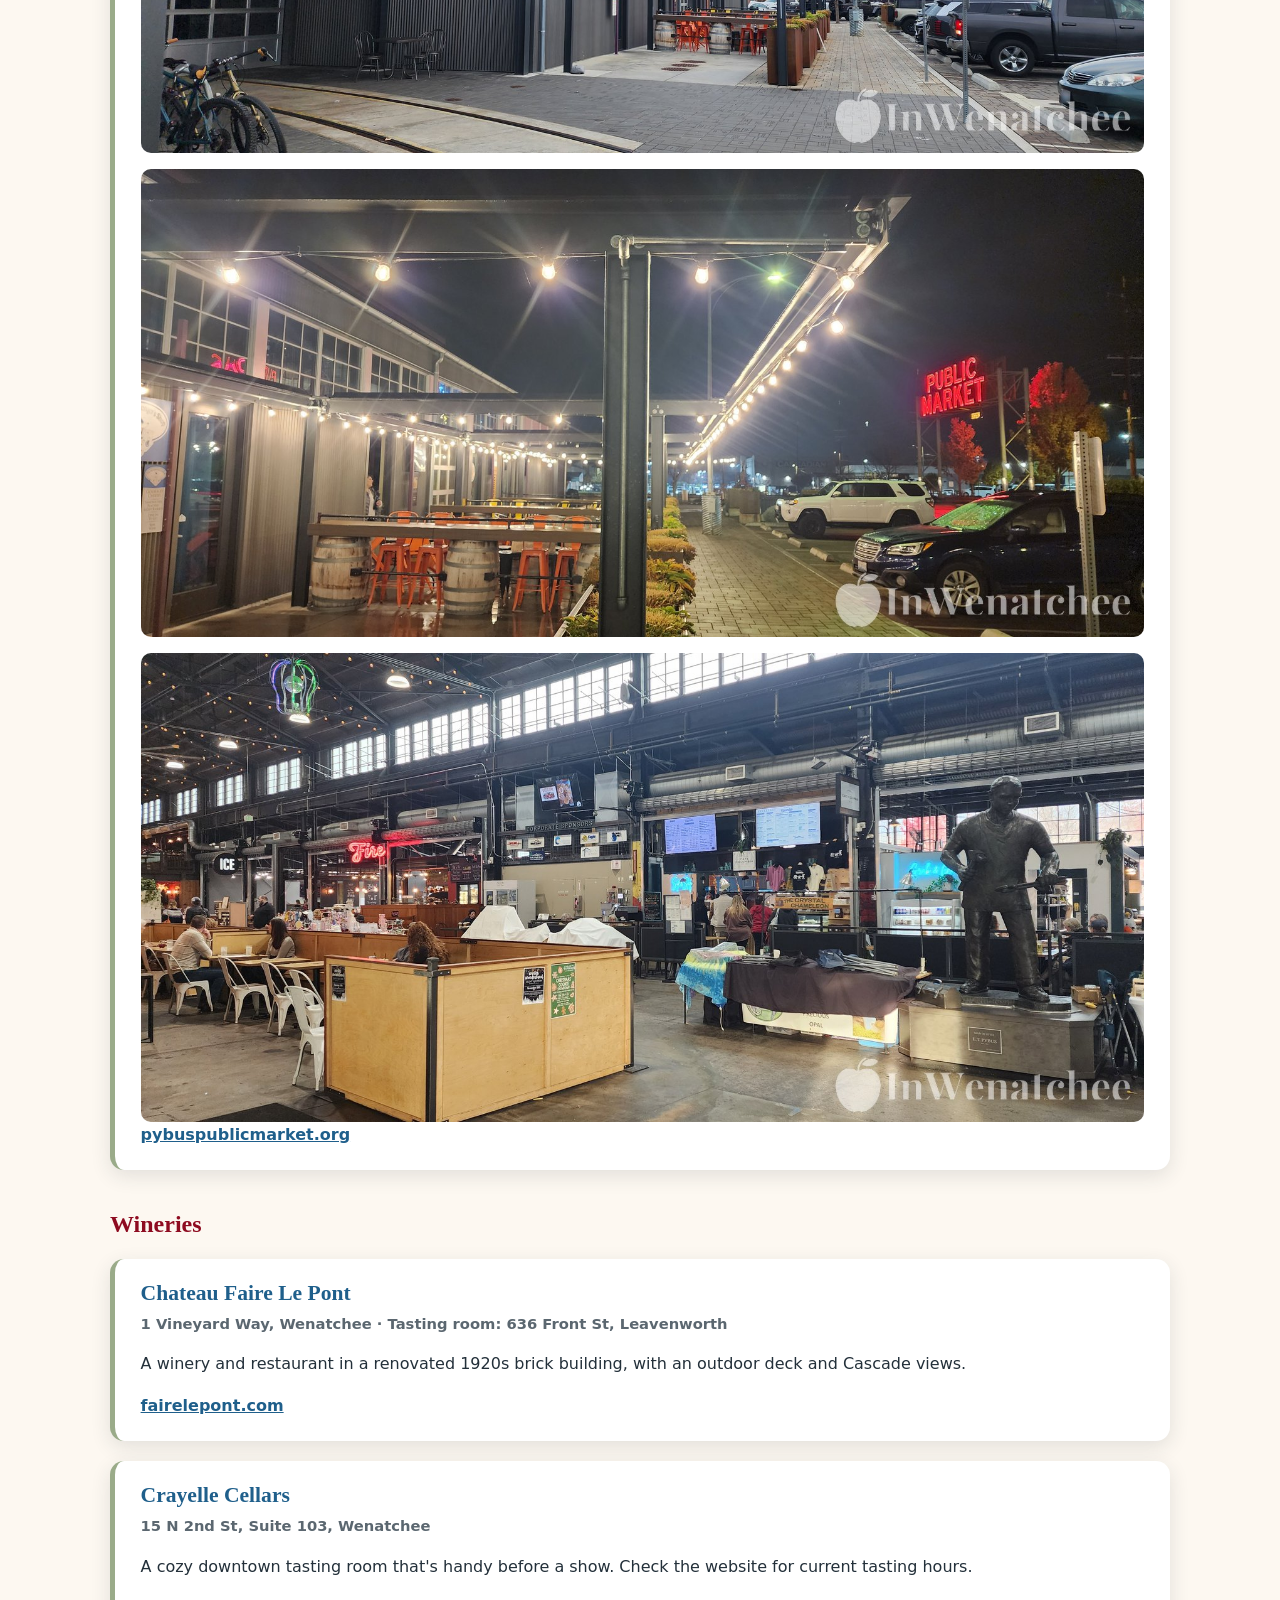
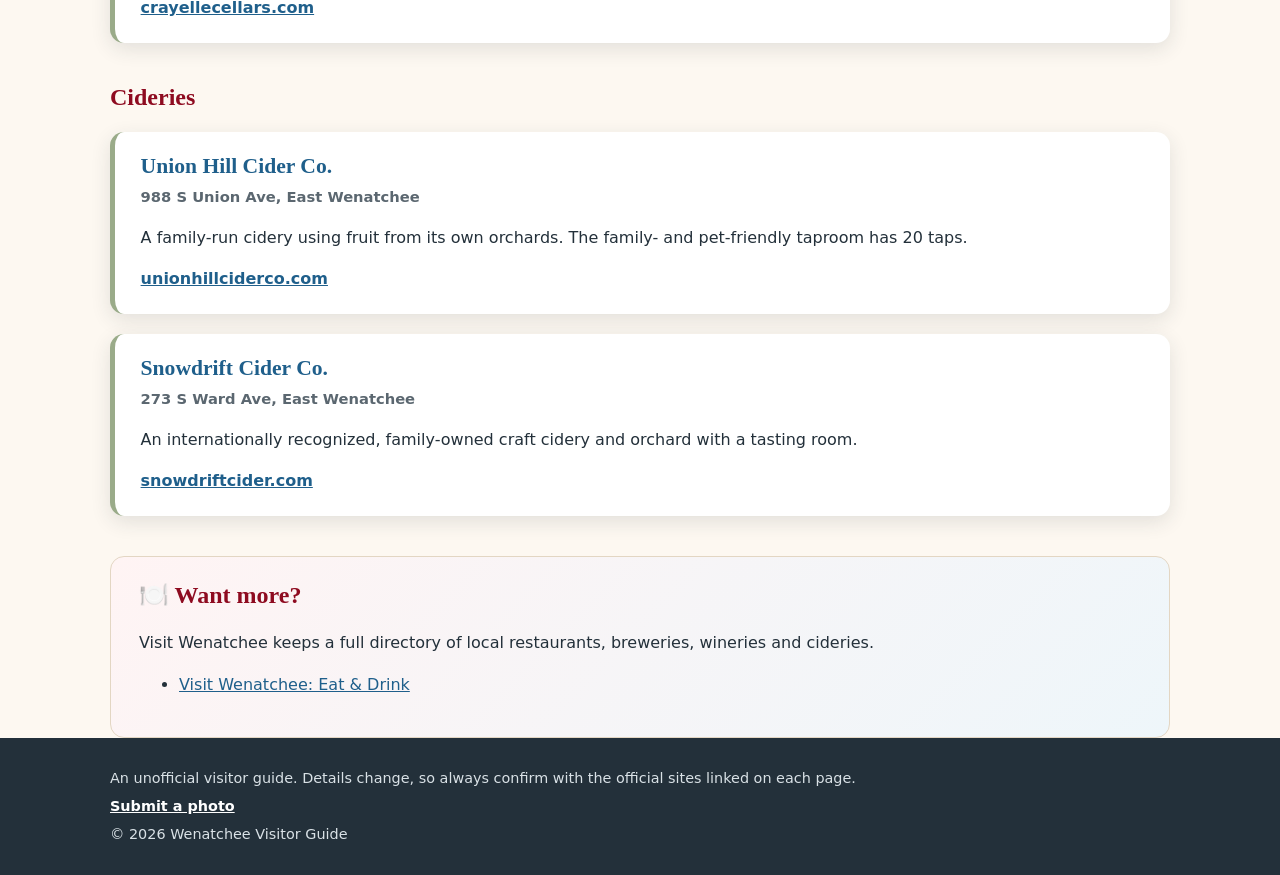
<file: food.html>
<!DOCTYPE html>
<html lang="en">
<head>
  <meta charset="UTF-8">
  <meta name="viewport" content="width=device-width, initial-scale=1">
  <title>Food & Drink | Wenatchee Visitor Guide</title>
  <meta name="description" content="A visitor guide to Wenatchee, WA and the surrounding area.">
  <link rel="icon" href="favicon.svg" type="image/svg+xml">
  <link rel="icon" href="favicon.ico" sizes="any">
  <link rel="apple-touch-icon" href="apple-touch-icon.png">
  <!-- Shared stylesheet for every page -->
  <link rel="stylesheet" href="css/style.css">
</head>
<body data-page="food">

  <!-- ===== Site header & navigation (same on every page) ===== -->
  <header class="site-header">
    <nav class="nav container">
      <a class="brand" href="index.html" aria-label="InWenatchee home"><img src="images/inwenatchee-logo.png" alt="InWenatchee" height="52"></a>
      <!-- Mobile menu button; toggled by js/main.js -->
      <button class="nav-toggle" aria-expanded="false" aria-controls="nav-links">Menu</button>
      <ul class="nav-links" id="nav-links">
        <li><a href="index.html" data-nav="home">Home</a></li>
        <li><a href="events.html" data-nav="events">Events</a></li>
        <li><a href="outdoors.html" data-nav="outdoors">Outdoors</a></li>
        <li><a href="ohmegardens.html" data-nav="ohme">Ohme Gardens</a></li>
        <li><a href="rockyreach.html" data-nav="rocky">Rocky Reach Dam</a></li>
        <li><a href="food.html" data-nav="food">Food &amp; Drink</a></li>
        <li><a href="building.html" data-nav="building">What's Being Built</a></li>
      </ul>
    </nav>
  </header>

  <!-- ===== Hero: background is a CSS gradient + inline SVG hills ===== -->
  <section class="hero">
    <div class="container hero-text">
      <h1>Food &amp; Drink</h1>
      <p>Each spot below was checked against its official website in October 2026.</p>
    </div>
    <svg class="hills" viewBox="0 0 1440 160" preserveAspectRatio="none" aria-hidden="true">
      <path d="M0 110 C240 40 420 140 720 80 S1200 30 1440 90 V160 H0Z" fill="#c9a66b" opacity=".55"/>
      <path d="M0 130 C300 90 600 160 900 115 S1300 100 1440 125 V160 H0Z" fill="#fdf8f1"/>
    </svg>
  </section>

  <main class="container">

    <h2 class="section-title">Restaurants</h2>
    <section class="list">
      <article class="item">
        <h2>McGlinn&#39;s Public House</h2>
        <p class="meta">111 Orondo Ave, Wenatchee</p>
        <p>Wood-fired pizza, hand-pressed burgers and Northwest beer in the historic Garland Building. Open daily for lunch and dinner, with breakfast on weekends.</p>
        <a href="https://www.mcglinns.com/" target="_blank" rel="noopener">mcglinns.com</a>
      </article>
      <article class="item">
        <h2>Saddle Rock Pub &amp; Brewery</h2>
        <p class="meta">25 N Wenatchee Ave, Suite 107, Wenatchee</p>
        <p>A downtown brewpub next to the Performing Arts Center, with craft beer and cider, local wine, and hand-tossed pizza.</p>
        <a href="https://www.saddlerockbrewery.com/" target="_blank" rel="noopener">saddlerockbrewery.com</a>
      </article>
      <article class="item">
        <h2>The Wild Huckleberry &amp; Huck at Pybus</h2>
        <p class="meta">302 S Mission St · Huck at Pybus: 3 N Worthen St, Wenatchee</p>
        <p>A local favorite for breakfast and lunch, plus a full-day spot inside Pybus Public Market. They don&#39;t take reservations.</p>
        <a href="http://wildhuck.com/" target="_blank" rel="noopener">wildhuck.com</a>
      </article>
      <article class="item">
        <h2>Pybus Public Market</h2>
        <p class="meta">3 N Worthen St, Wenatchee</p>
        <p>A riverfront public market with a food hall, including Huck at Pybus. The farmers market and Friday night music are held here too.</p>
        <div class="photos">
          <img src="images/pybus-exterior.jpg" width="1600" height="747" loading="lazy" alt="Outside Pybus Public Market">
          <img src="images/pybus-night.jpg" width="1600" height="747" loading="lazy" alt="Pybus Public Market at night">
          <img src="images/pybus-market.jpg" width="1600" height="747" loading="lazy" alt="Pybus Public Market">
        </div>
        <a href="https://pybuspublicmarket.org/" target="_blank" rel="noopener">pybuspublicmarket.org</a>
      </article>
    </section>

    <h2 class="section-title">Wineries</h2>
    <section class="list">
      <article class="item">
        <h2>Chateau Faire Le Pont</h2>
        <p class="meta">1 Vineyard Way, Wenatchee · Tasting room: 636 Front St, Leavenworth</p>
        <p>A winery and restaurant in a renovated 1920s brick building, with an outdoor deck and Cascade views.</p>
        <a href="https://fairelepont.com/" target="_blank" rel="noopener">fairelepont.com</a>
      </article>
      <article class="item">
        <h2>Crayelle Cellars</h2>
        <p class="meta">15 N 2nd St, Suite 103, Wenatchee</p>
        <p>A cozy downtown tasting room that&#39;s handy before a show. Check the website for current tasting hours.</p>
        <a href="https://www.crayellecellars.com/" target="_blank" rel="noopener">crayellecellars.com</a>
      </article>
    </section>

    <h2 class="section-title">Cideries</h2>
    <section class="list">
      <article class="item">
        <h2>Union Hill Cider Co.</h2>
        <p class="meta">988 S Union Ave, East Wenatchee</p>
        <p>A family-run cidery using fruit from its own orchards. The family- and pet-friendly taproom has 20 taps.</p>
        <a href="https://unionhillciderco.com/" target="_blank" rel="noopener">unionhillciderco.com</a>
      </article>
      <article class="item">
        <h2>Snowdrift Cider Co.</h2>
        <p class="meta">273 S Ward Ave, East Wenatchee</p>
        <p>An internationally recognized, family-owned craft cidery and orchard with a tasting room.</p>
        <a href="https://www.snowdriftcider.com/" target="_blank" rel="noopener">snowdriftcider.com</a>
      </article>
    </section>

    <section class="callout">
      <h2>🍽️ Want more?</h2>
      <p>Visit Wenatchee keeps a full directory of local restaurants, breweries, wineries and cideries.</p>
      <ul><li><a href="https://www.visitwenatchee.org/eat-drink" target="_blank" rel="noopener">Visit Wenatchee: Eat &amp; Drink</a></li></ul>
    </section>
  </main>

  <!-- ===== Footer ===== -->
  <footer class="site-footer">
    <div class="container">
      <p>An unofficial visitor guide. Details change, so always confirm with the official sites linked on each page.</p>
      <p><a href="submit-photo.html">Submit a photo</a></p>
      <p>&copy; <span id="year"></span> Wenatchee Visitor Guide</p>
    </div>
  </footer>

  <script src="js/main.js"></script>
  <script src="js/lightbox.js" defer></script>
  <script data-goatcounter="https://inwenatchee.goatcounter.com/count" async src="//gc.zgo.at/count.js"></script>
</body>
</html>
</file>
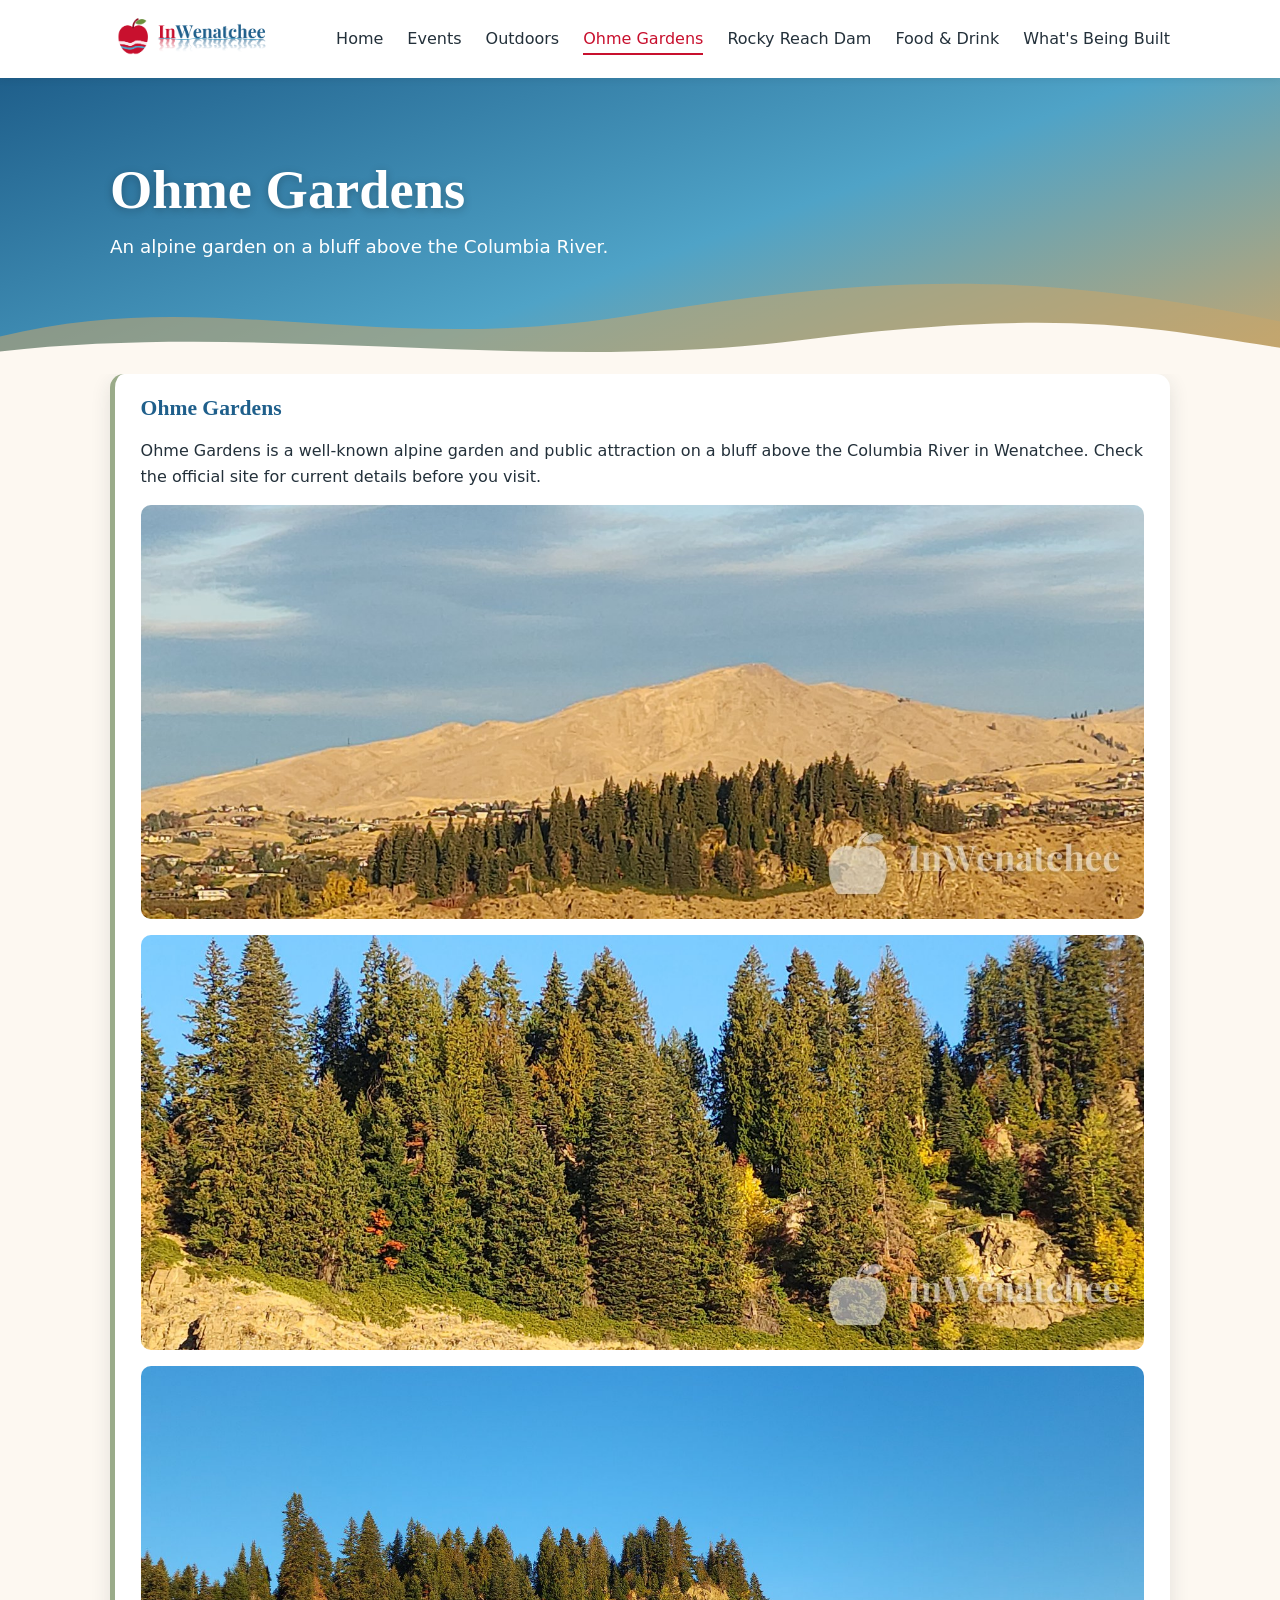
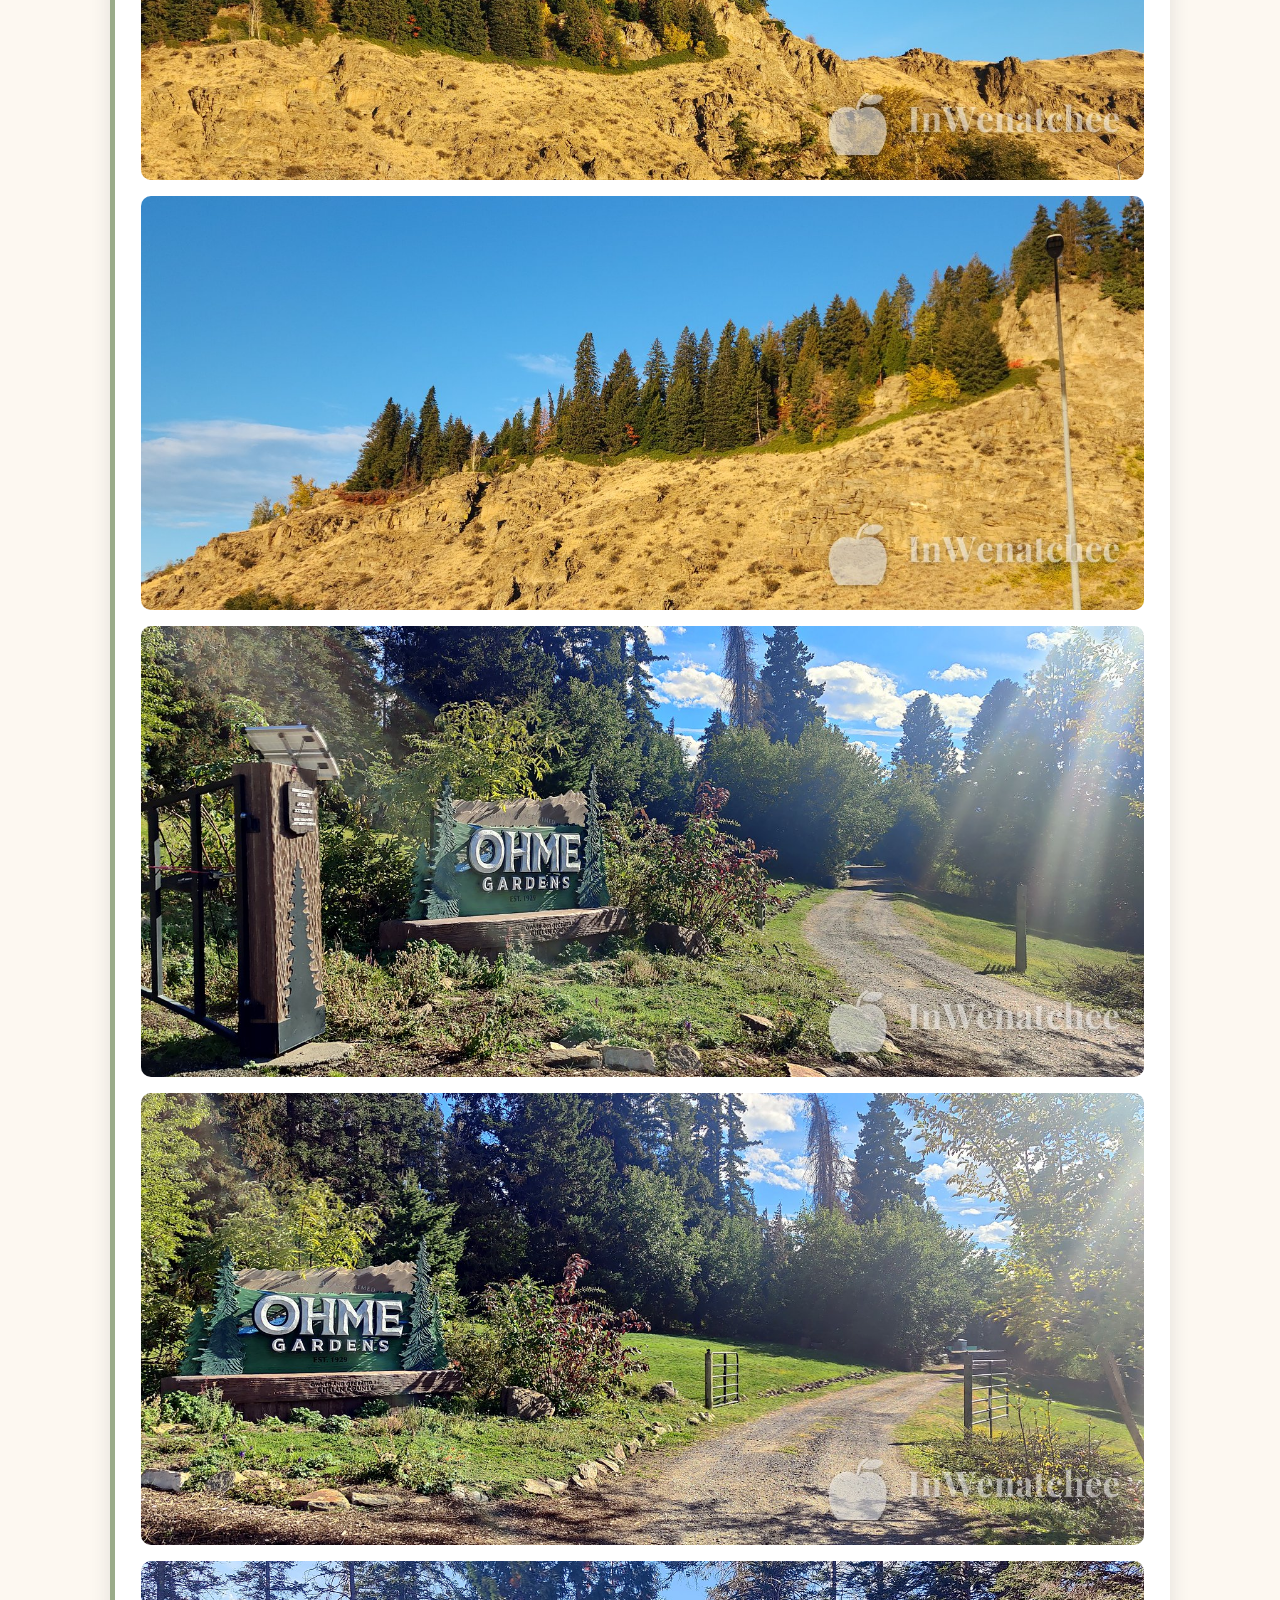
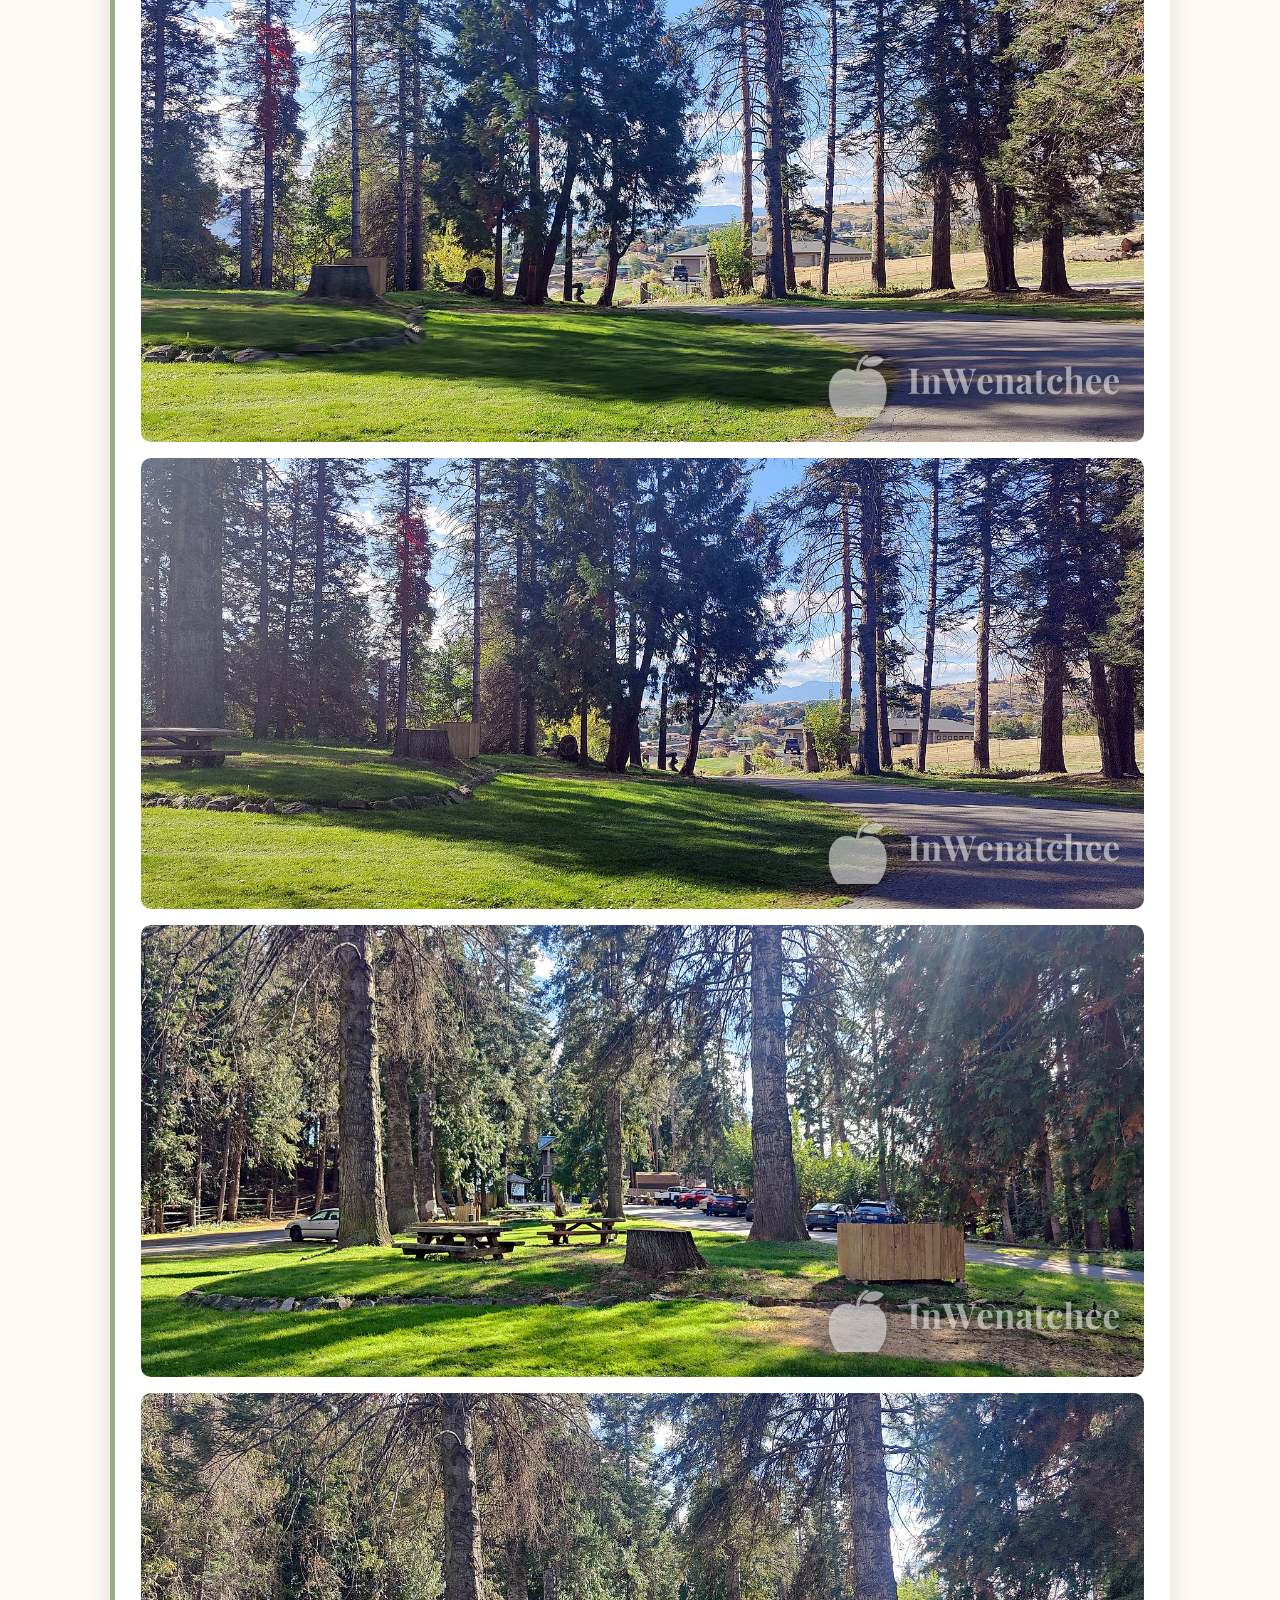
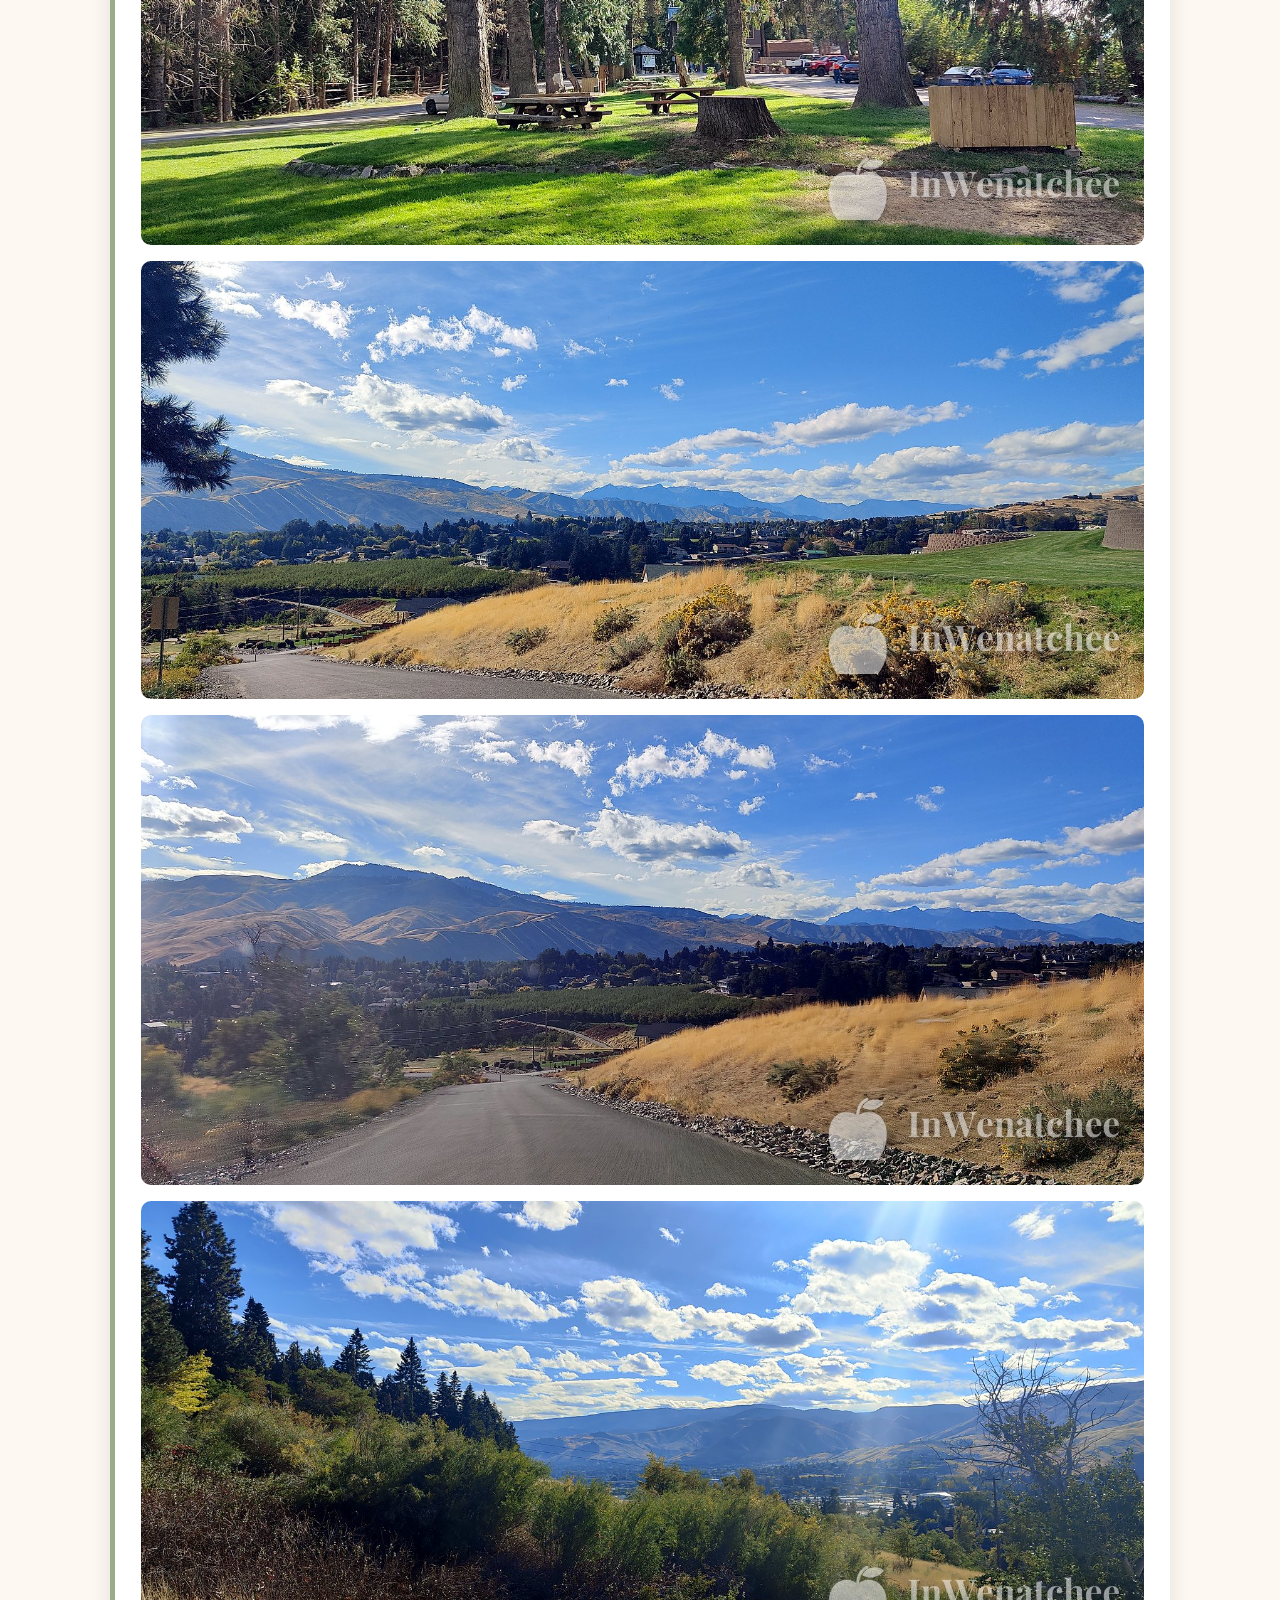
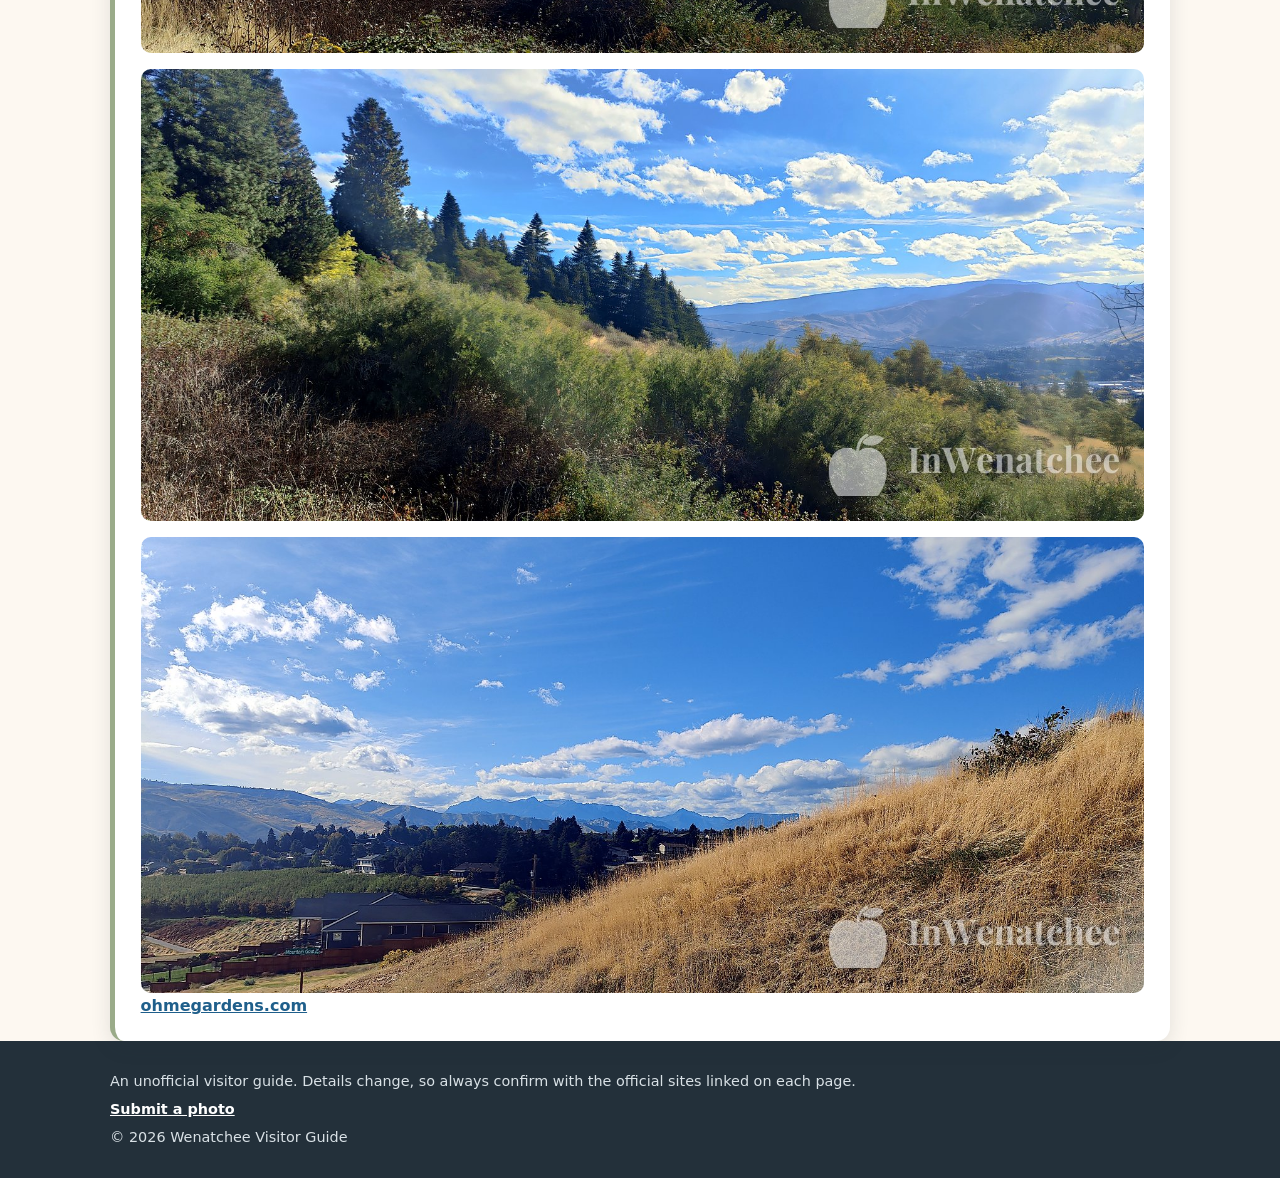
<file: ohmegardens.html>
<!DOCTYPE html>
<html lang="en">
<head>
  <meta charset="UTF-8">
  <meta name="viewport" content="width=device-width, initial-scale=1">
  <title>Ohme Gardens | Wenatchee Visitor Guide</title>
  <meta name="description" content="A visitor guide to Wenatchee, WA and the surrounding area.">
  <link rel="icon" href="favicon.svg" type="image/svg+xml">
  <link rel="icon" href="favicon.ico" sizes="any">
  <link rel="apple-touch-icon" href="apple-touch-icon.png">
  <!-- Shared stylesheet for every page -->
  <link rel="stylesheet" href="css/style.css">
</head>
<body data-page="ohme">

  <!-- ===== Site header & navigation (same on every page) ===== -->
  <header class="site-header">
    <nav class="nav container">
      <a class="brand" href="index.html" aria-label="InWenatchee home"><img src="images/inwenatchee-logo.png" alt="InWenatchee" height="52"></a>
      <!-- Mobile menu button; toggled by js/main.js -->
      <button class="nav-toggle" aria-expanded="false" aria-controls="nav-links">Menu</button>
      <ul class="nav-links" id="nav-links">
        <li><a href="index.html" data-nav="home">Home</a></li>
        <li><a href="events.html" data-nav="events">Events</a></li>
        <li><a href="outdoors.html" data-nav="outdoors">Outdoors</a></li>
        <li><a href="ohmegardens.html" data-nav="ohme">Ohme Gardens</a></li>
        <li><a href="rockyreach.html" data-nav="rocky">Rocky Reach Dam</a></li>
        <li><a href="food.html" data-nav="food">Food &amp; Drink</a></li>
        <li><a href="building.html" data-nav="building">What's Being Built</a></li>
      </ul>
    </nav>
  </header>

  <!-- ===== Hero: background is a CSS gradient + inline SVG hills ===== -->
  <section class="hero">
    <div class="container hero-text">
      <h1>Ohme Gardens</h1>
      <p>An alpine garden on a bluff above the Columbia River.</p>
    </div>
    <svg class="hills" viewBox="0 0 1440 160" preserveAspectRatio="none" aria-hidden="true">
      <path d="M0 110 C240 40 420 140 720 80 S1200 30 1440 90 V160 H0Z" fill="#c9a66b" opacity=".55"/>
      <path d="M0 130 C300 90 600 160 900 115 S1300 100 1440 125 V160 H0Z" fill="#fdf8f1"/>
    </svg>
  </section>

  <main class="container">

    <section class="list">
      <article class="item">
        <h2>Ohme Gardens</h2>
        <p>Ohme Gardens is a well-known alpine garden and public attraction on a bluff above the Columbia River in Wenatchee. Check the official site for current details before you visit.</p>
        <div class="photos">
          <img src="images/ohme-gardens-2.jpg" width="1600" height="660" loading="lazy" alt="Evergreen trees in front of a golden rocky slope, with blue sky above the hill.">
          <img src="images/ohme-gardens-3.jpg" width="1600" height="660" loading="lazy" alt="A golden, rocky hillside dotted with evergreen trees, with a little blue sky along the top.">
          <img src="images/ohme-gardens-4.jpg" width="1600" height="660" loading="lazy" alt="Evergreen trees and rocky ground on the left, open blue sky to the right, and a golden hillside below.">
          <img src="images/ohme-gardens-5.jpg" width="1600" height="660" loading="lazy" alt="A steep golden, rocky hillside with a stand of evergreen trees along the ridge, blue sky above, and a street lamp at the right edge.">
          <img src="images/ohme-gardens-10.jpg" width="1600" height="720" loading="lazy" alt="The Ohme Gardens entrance sign beside a stone gate pillar and a gravel path.">
          <img src="images/ohme-gardens-11.jpg" width="1600" height="720" loading="lazy" alt="The Ohme Gardens entrance sign, with the gravel drive and trees beyond.">
          <img src="images/ohme-gardens-6.jpg" width="1600" height="766" loading="lazy" alt="A lawn and tall pines near the entrance, with a paved path.">
          <img src="images/ohme-gardens-7.jpg" width="1600" height="720" loading="lazy" alt="A shaded lawn under the pines in afternoon light.">
          <img src="images/ohme-gardens-8.jpg" width="1600" height="720" loading="lazy" alt="Picnic tables on the lawn among tall evergreens.">
          <img src="images/ohme-gardens-9.jpg" width="1600" height="720" loading="lazy" alt="Picnic tables and a planter box under the pines.">
          <img src="images/ohme-gardens-12.jpg" width="1600" height="698" loading="lazy" alt="A view across the Wenatchee Valley toward the mountains.">
          <img src="images/ohme-gardens-13.jpg" width="1600" height="750" loading="lazy" alt="A road winding along a dry hillside above the valley.">
          <img src="images/ohme-gardens-14.jpg" width="1600" height="720" loading="lazy" alt="Pines and shrubs on a hillside overlooking the valley and the river.">
          <img src="images/ohme-gardens-15.jpg" width="1600" height="720" loading="lazy" alt="A hillside overlook with evergreens and distant mountains.">
          <img src="images/ohme-gardens-16.jpg" width="1600" height="728" loading="lazy" alt="A golden grass slope with the valley and mountains behind it.">
        </div>
        <a href="https://www.ohmegardens.com/" target="_blank" rel="noopener">ohmegardens.com</a>
      </article>
    </section>
  </main>

  <!-- ===== Footer ===== -->
  <footer class="site-footer">
    <div class="container">
      <p>An unofficial visitor guide. Details change, so always confirm with the official sites linked on each page.</p>
      <p><a href="submit-photo.html">Submit a photo</a></p>
      <p>&copy; <span id="year"></span> Wenatchee Visitor Guide</p>
    </div>
  </footer>

  <script src="js/main.js"></script>
  <script src="js/lightbox.js" defer></script>
  <script data-goatcounter="https://inwenatchee.goatcounter.com/count" async src="//gc.zgo.at/count.js"></script>
</body>
</html>
</file>
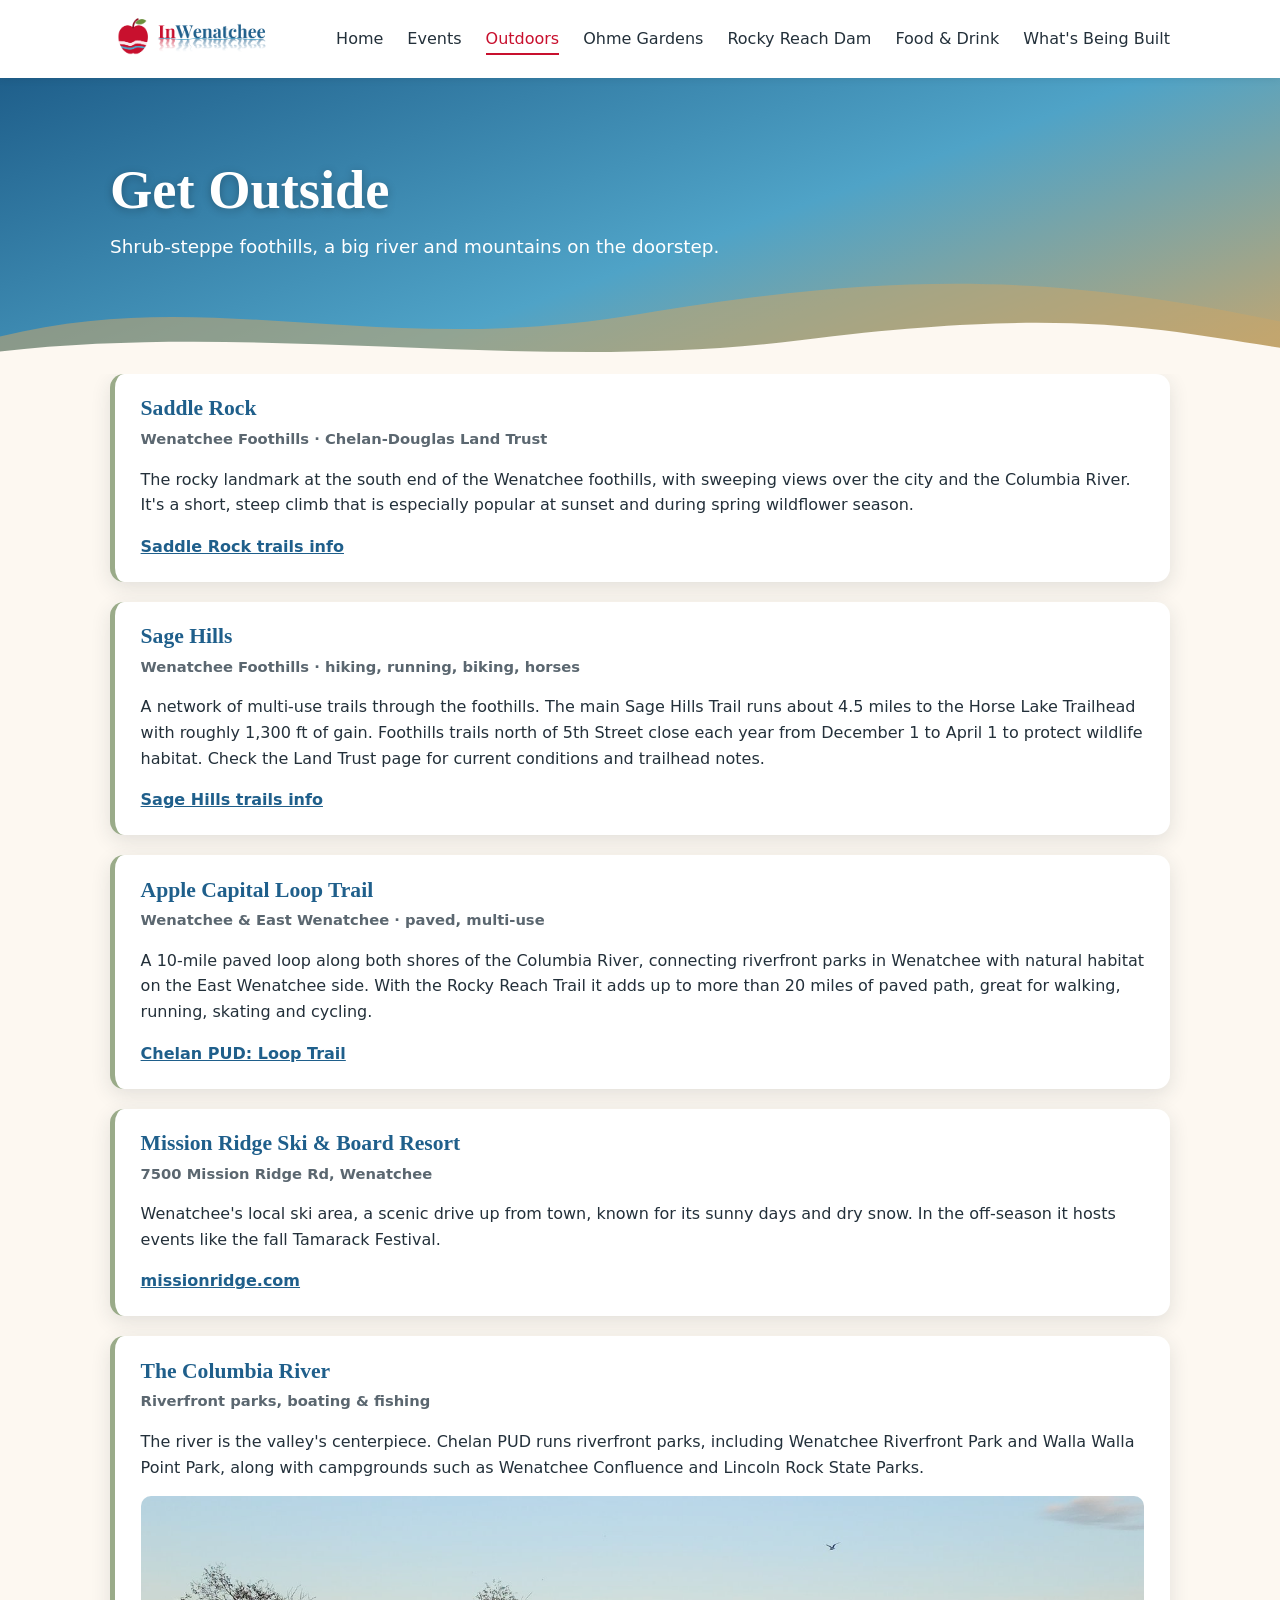
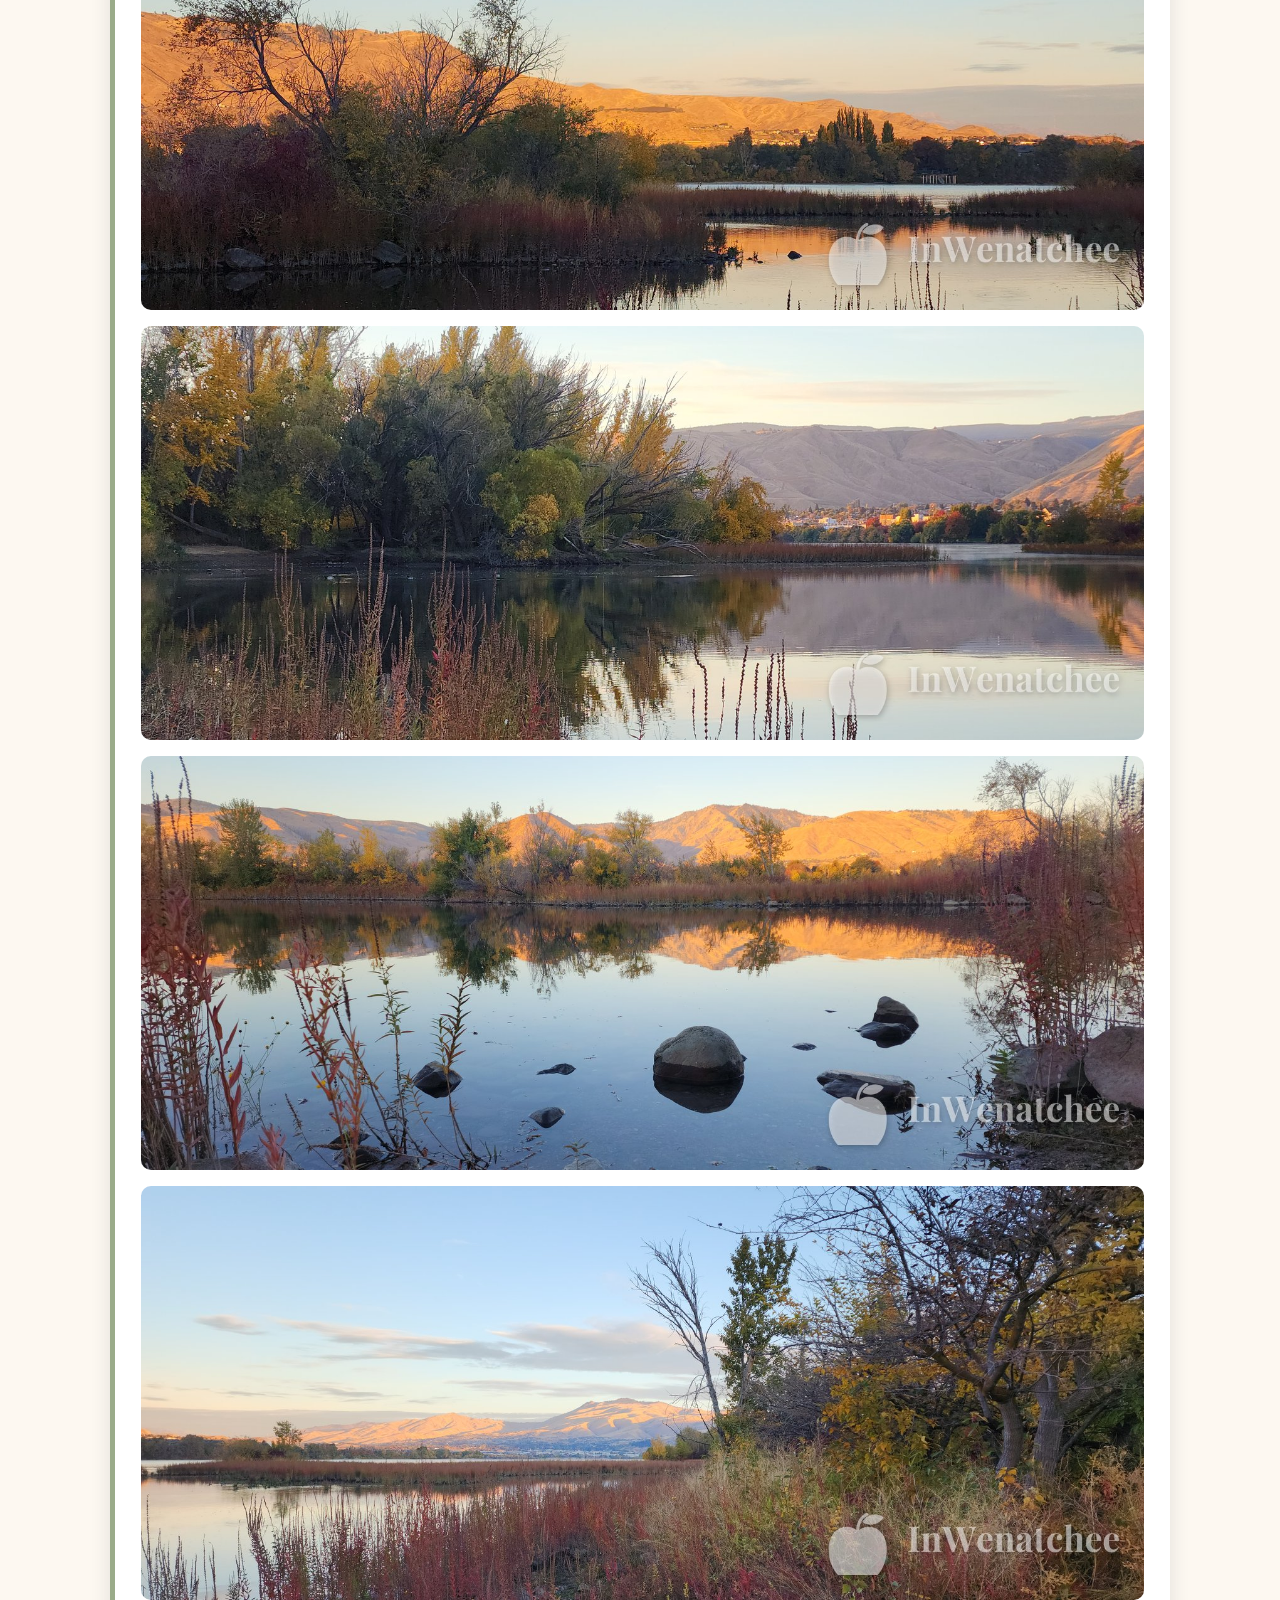
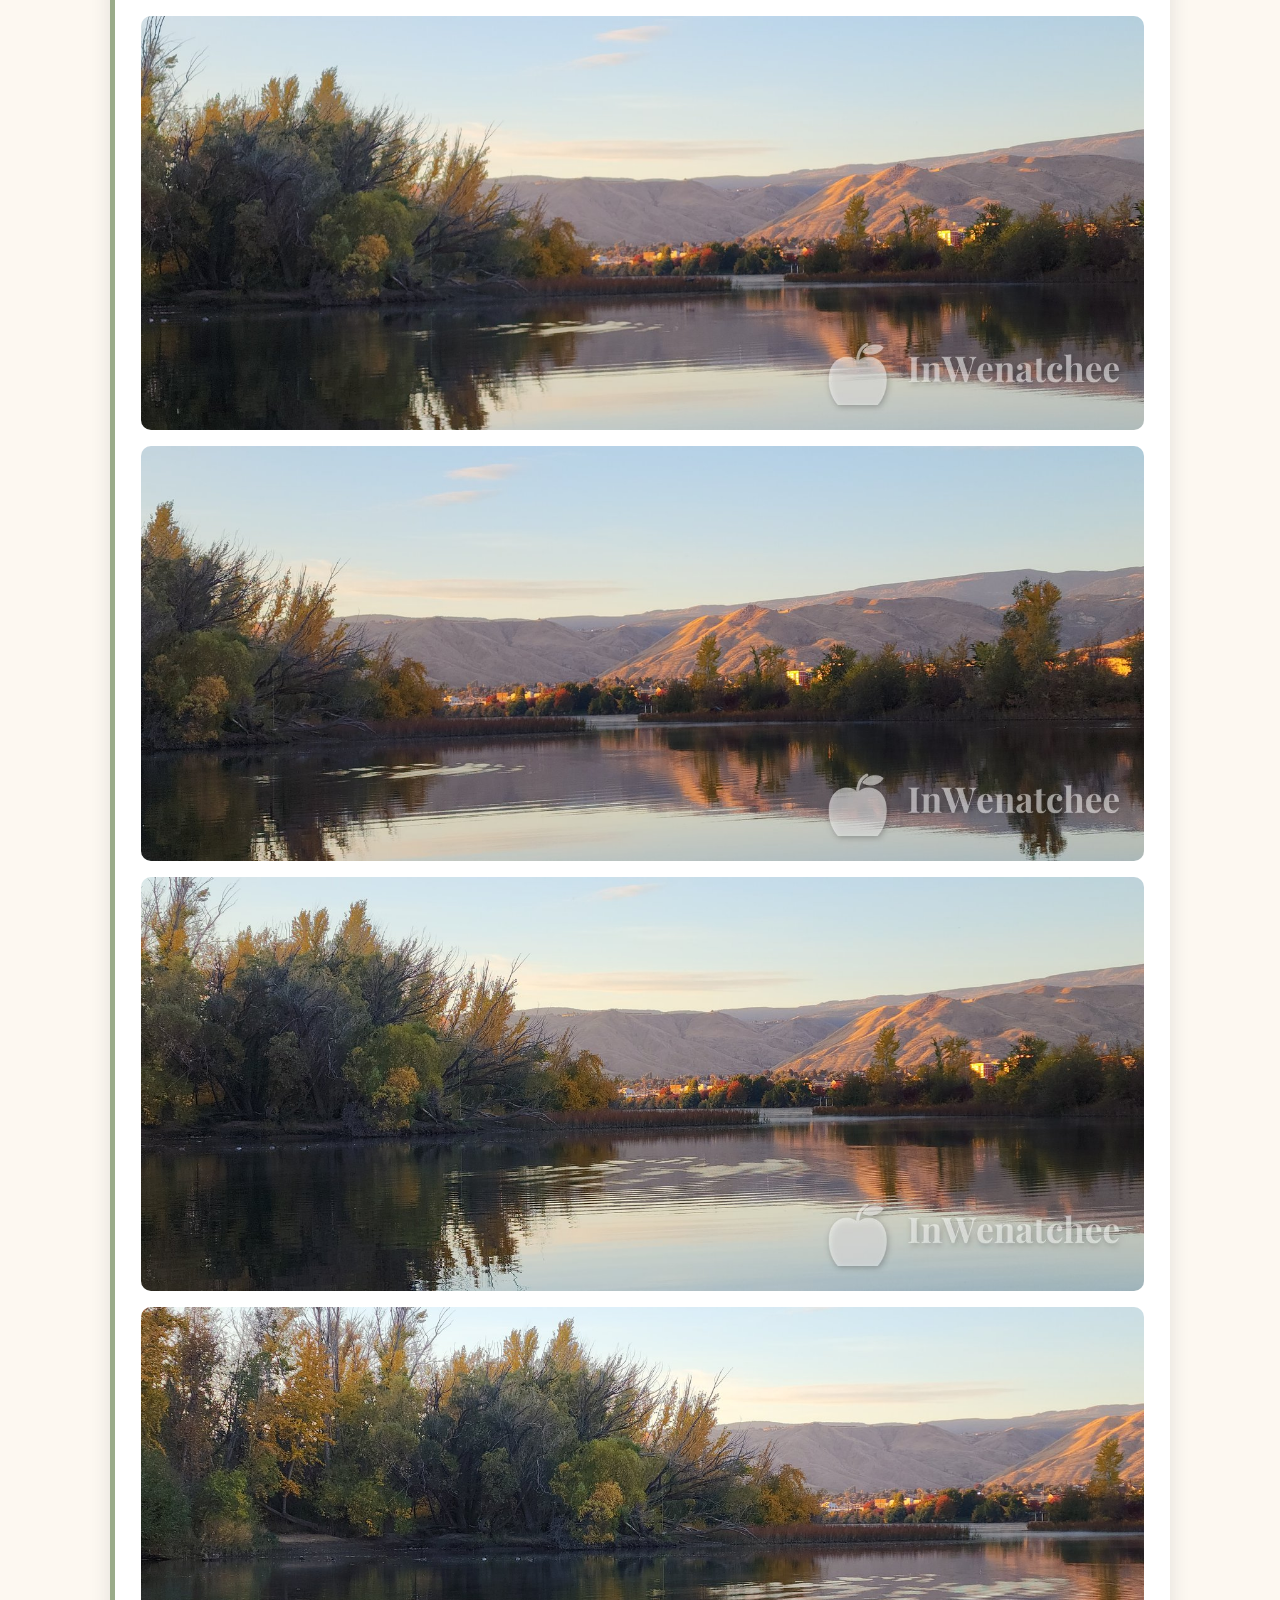
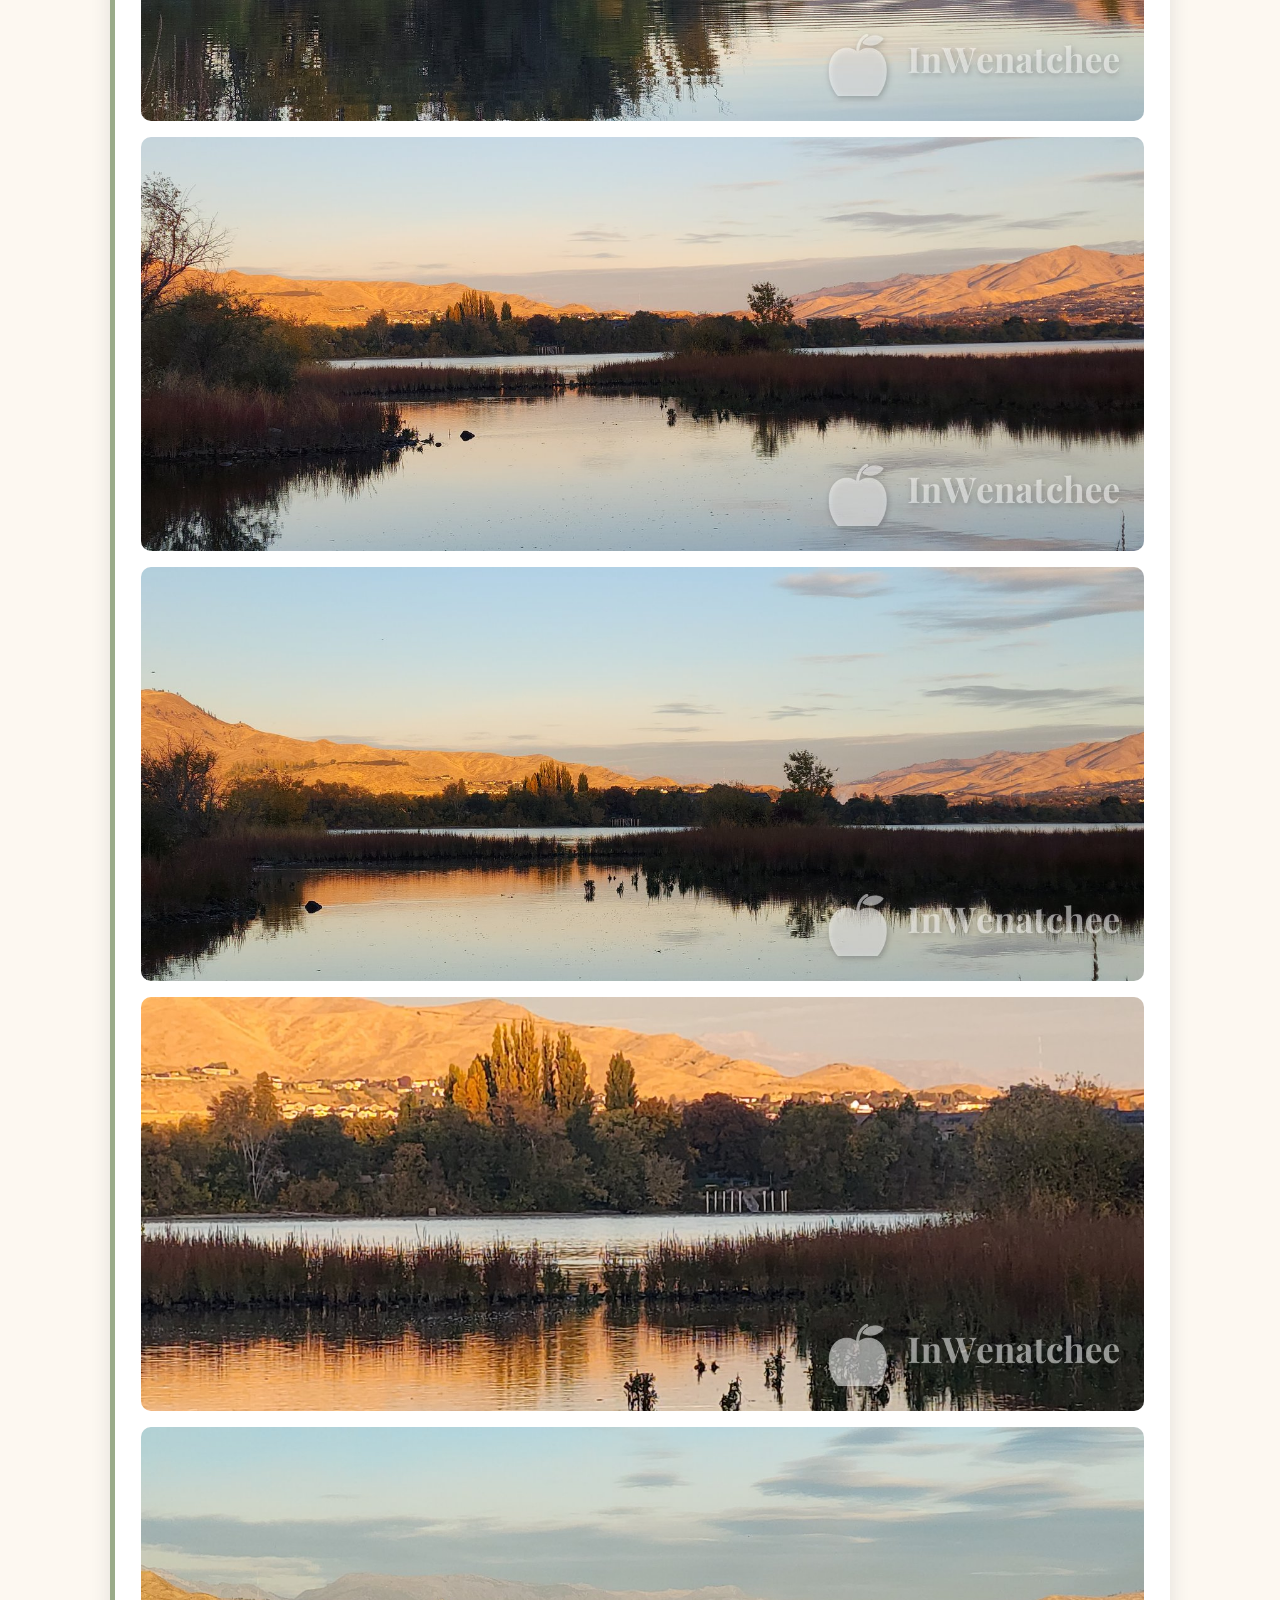
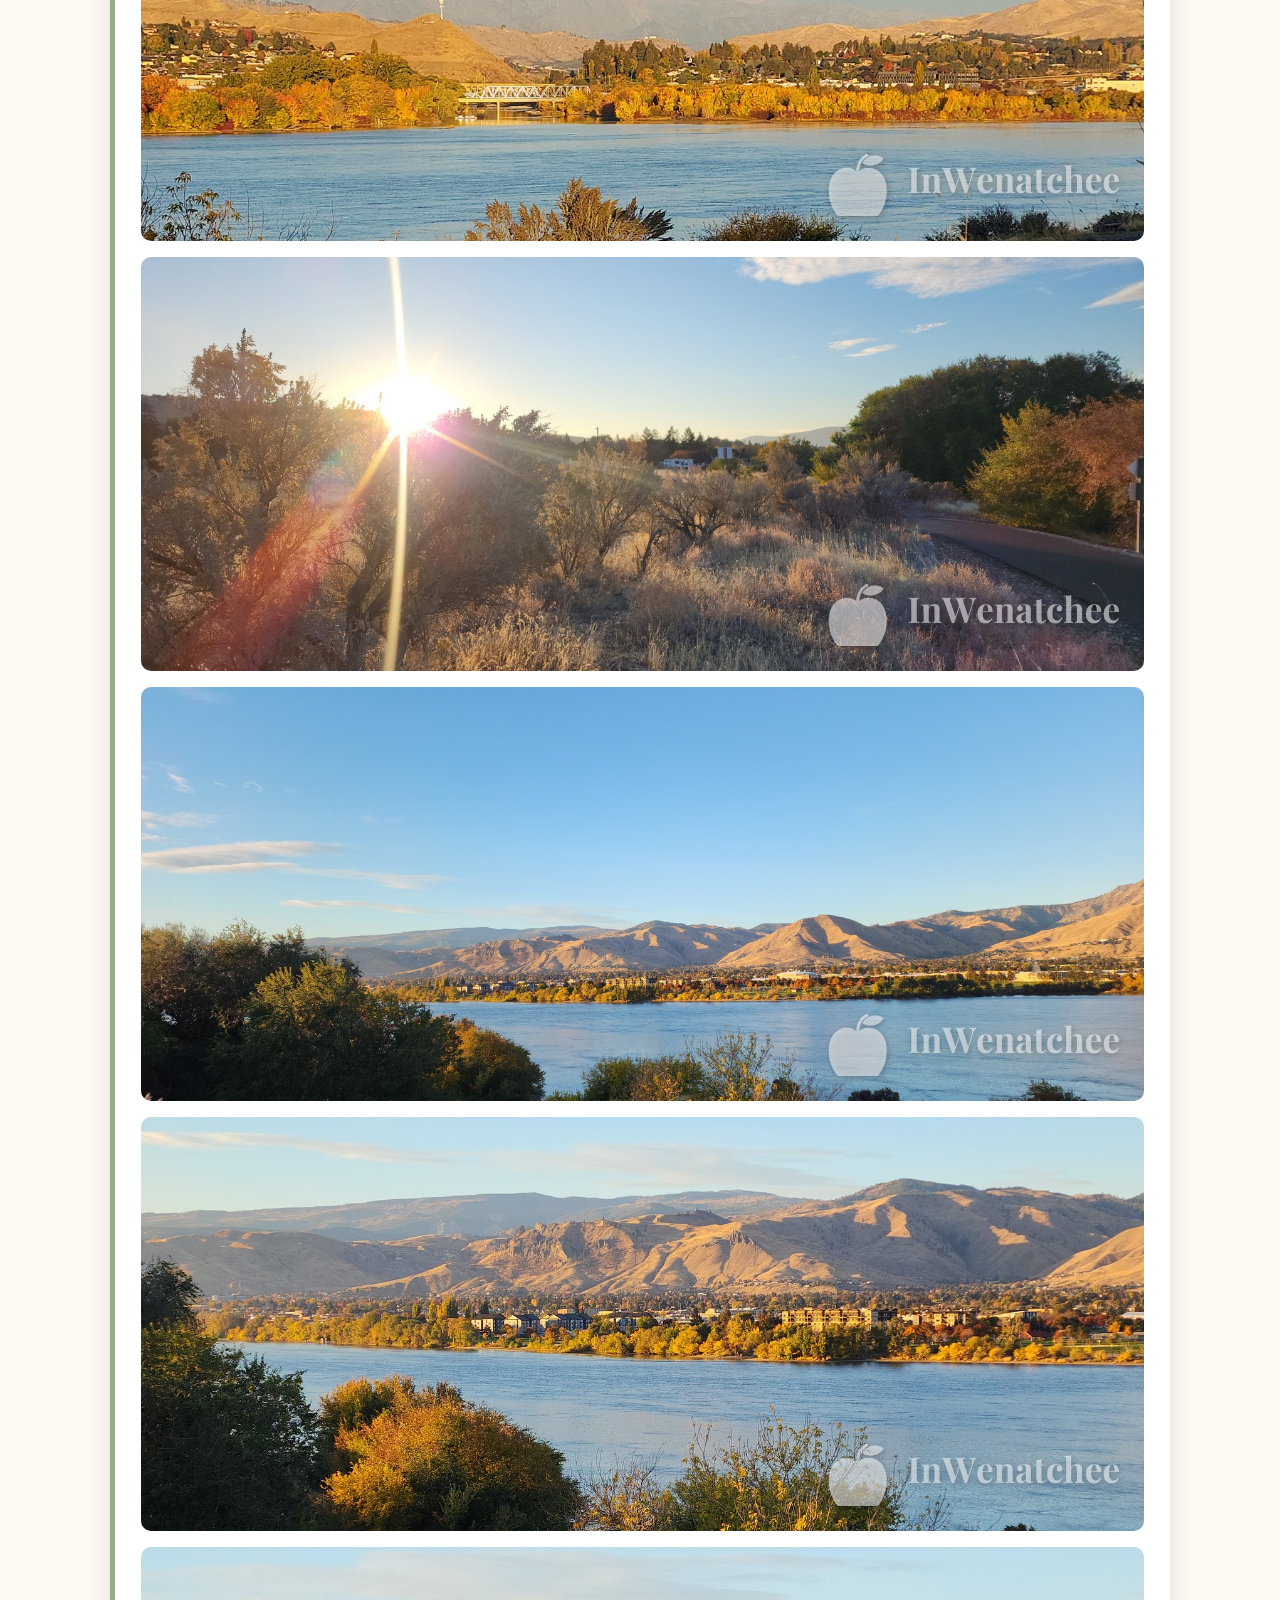
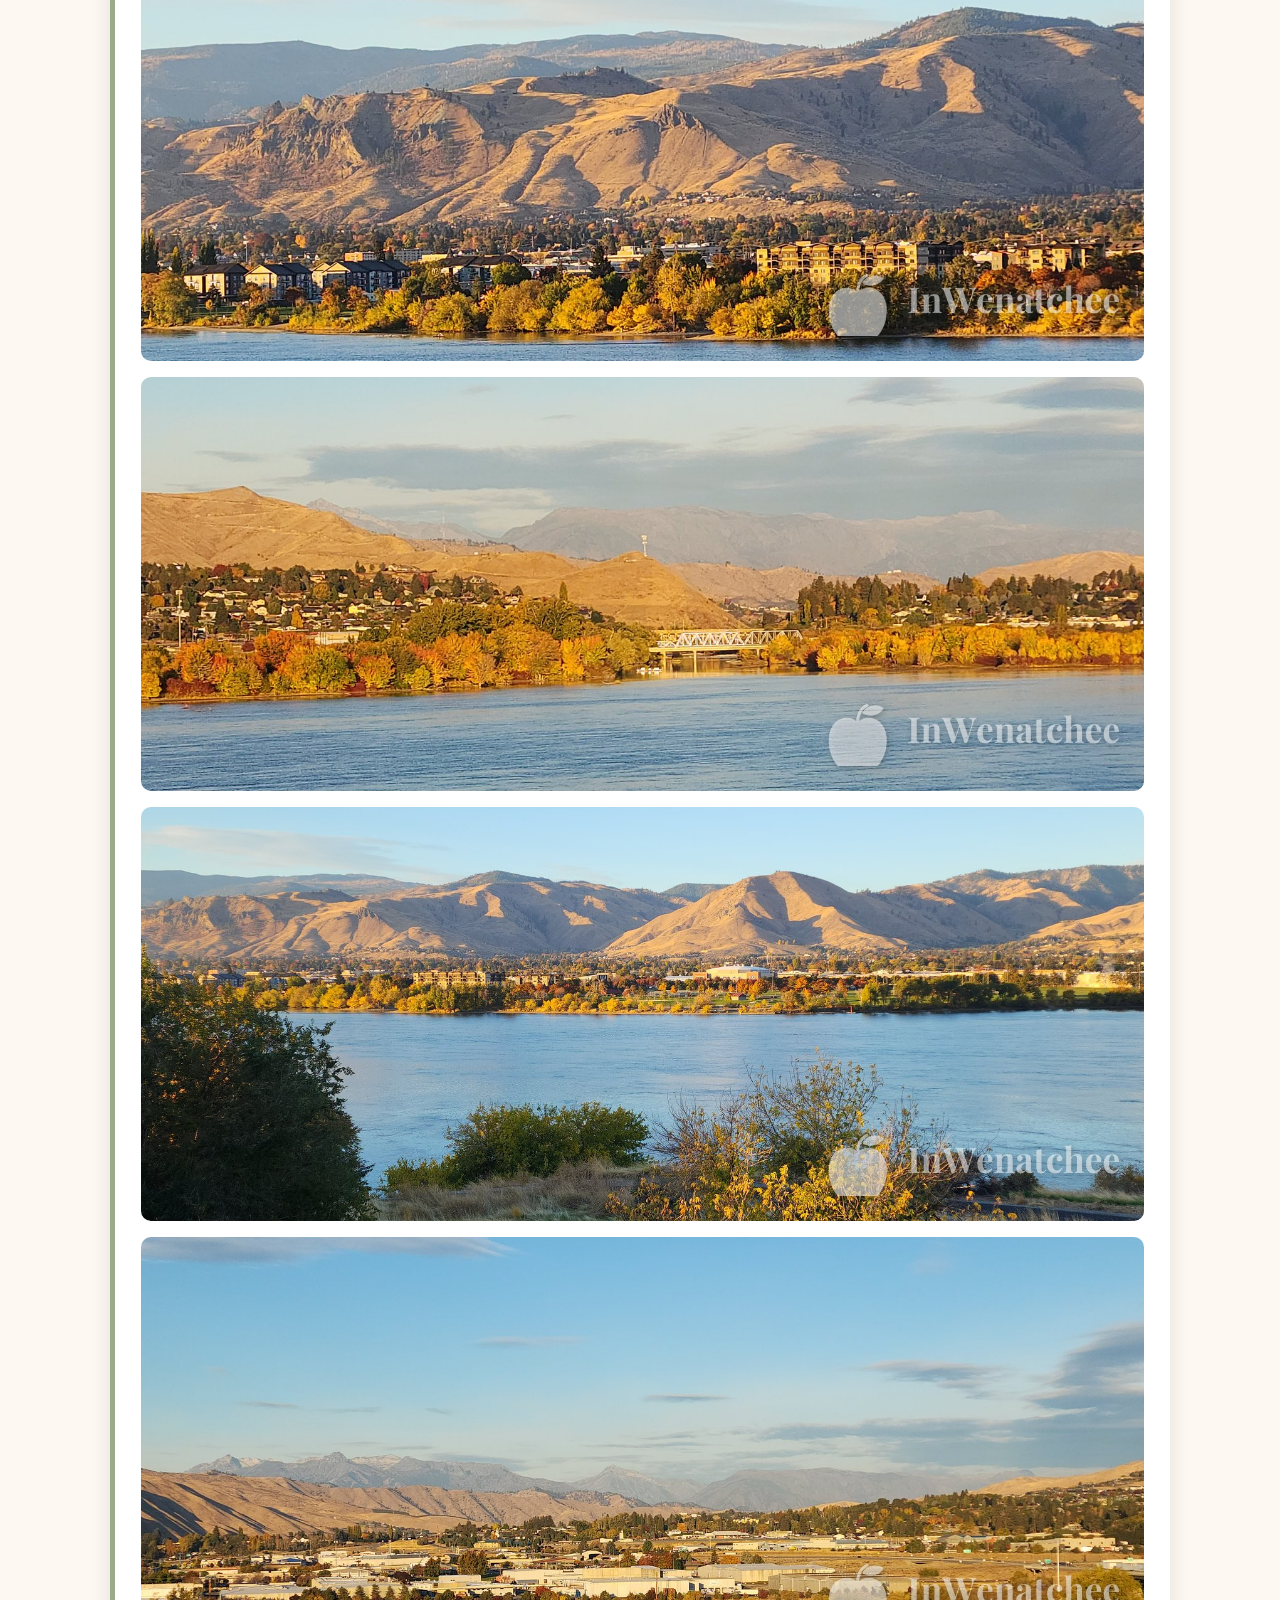
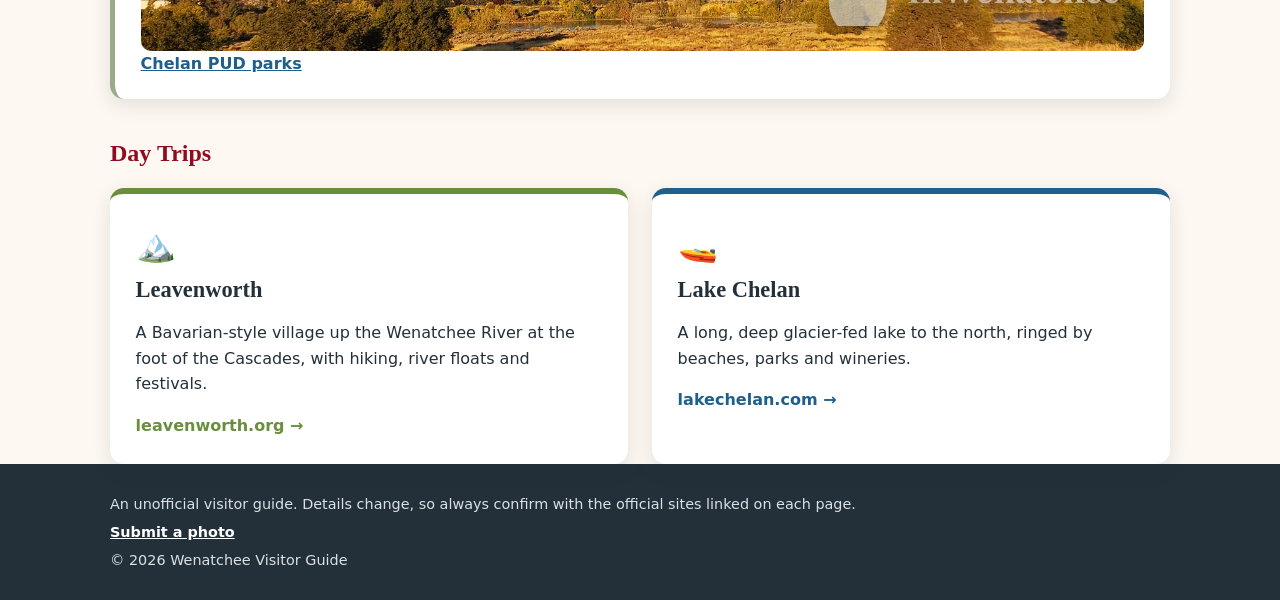
<file: outdoors.html>
<!DOCTYPE html>
<html lang="en">
<head>
  <meta charset="UTF-8">
  <meta name="viewport" content="width=device-width, initial-scale=1">
  <title>Outdoors | Wenatchee Visitor Guide</title>
  <meta name="description" content="A visitor guide to Wenatchee, WA and the surrounding area.">
  <link rel="icon" href="favicon.svg" type="image/svg+xml">
  <link rel="icon" href="favicon.ico" sizes="any">
  <link rel="apple-touch-icon" href="apple-touch-icon.png">
  <!-- Shared stylesheet for every page -->
  <link rel="stylesheet" href="css/style.css">
</head>
<body data-page="outdoors">

  <!-- ===== Site header & navigation (same on every page) ===== -->
  <header class="site-header">
    <nav class="nav container">
      <a class="brand" href="index.html" aria-label="InWenatchee home"><img src="images/inwenatchee-logo.png" alt="InWenatchee" height="52"></a>
      <!-- Mobile menu button; toggled by js/main.js -->
      <button class="nav-toggle" aria-expanded="false" aria-controls="nav-links">Menu</button>
      <ul class="nav-links" id="nav-links">
        <li><a href="index.html" data-nav="home">Home</a></li>
        <li><a href="events.html" data-nav="events">Events</a></li>
        <li><a href="outdoors.html" data-nav="outdoors">Outdoors</a></li>
        <li><a href="ohmegardens.html" data-nav="ohme">Ohme Gardens</a></li>
        <li><a href="rockyreach.html" data-nav="rocky">Rocky Reach Dam</a></li>
        <li><a href="food.html" data-nav="food">Food &amp; Drink</a></li>
        <li><a href="building.html" data-nav="building">What's Being Built</a></li>
      </ul>
    </nav>
  </header>

  <!-- ===== Hero: background is a CSS gradient + inline SVG hills ===== -->
  <section class="hero">
    <div class="container hero-text">
      <h1>Get Outside</h1>
      <p>Shrub-steppe foothills, a big river and mountains on the doorstep.</p>
    </div>
    <svg class="hills" viewBox="0 0 1440 160" preserveAspectRatio="none" aria-hidden="true">
      <path d="M0 110 C240 40 420 140 720 80 S1200 30 1440 90 V160 H0Z" fill="#c9a66b" opacity=".55"/>
      <path d="M0 130 C300 90 600 160 900 115 S1300 100 1440 125 V160 H0Z" fill="#fdf8f1"/>
    </svg>
  </section>

  <main class="container">

    <section class="list">
      <article class="item">
        <h2>Saddle Rock</h2>
        <p class="meta">Wenatchee Foothills · Chelan-Douglas Land Trust</p>
        <p>The rocky landmark at the south end of the Wenatchee foothills, with sweeping views over the city and the Columbia River. It&#39;s a short, steep climb that is especially popular at sunset and during spring wildflower season.</p>
        <a href="https://www.cdlandtrust.org/trails-access/trails/wenatchee-foothills-trails/saddle-rock-trails" target="_blank" rel="noopener">Saddle Rock trails info</a>
      </article>
      <article class="item">
        <h2>Sage Hills</h2>
        <p class="meta">Wenatchee Foothills · hiking, running, biking, horses</p>
        <p>A network of multi-use trails through the foothills. The main Sage Hills Trail runs about 4.5 miles to the Horse Lake Trailhead with roughly 1,300 ft of gain. Foothills trails north of 5th Street close each year from December 1 to April 1 to protect wildlife habitat. Check the Land Trust page for current conditions and trailhead notes.</p>
        <a href="https://www.cdlandtrust.org/trails-access/trails/wenatchee-foothills-trails/sage-hills-trails" target="_blank" rel="noopener">Sage Hills trails info</a>
      </article>
      <article class="item">
        <h2>Apple Capital Loop Trail</h2>
        <p class="meta">Wenatchee &amp; East Wenatchee · paved, multi-use</p>
        <p>A 10-mile paved loop along both shores of the Columbia River, connecting riverfront parks in Wenatchee with natural habitat on the East Wenatchee side. With the Rocky Reach Trail it adds up to more than 20 miles of paved path, great for walking, running, skating and cycling.</p>
        <a href="https://www.chelanpud.org/parks-and-recreation/our-parks/apple-capital-loop-trail" target="_blank" rel="noopener">Chelan PUD: Loop Trail</a>
      </article>
      <article class="item">
        <h2>Mission Ridge Ski &amp; Board Resort</h2>
        <p class="meta">7500 Mission Ridge Rd, Wenatchee</p>
        <p>Wenatchee&#39;s local ski area, a scenic drive up from town, known for its sunny days and dry snow. In the off-season it hosts events like the fall Tamarack Festival.</p>
        <a href="https://www.missionridge.com/" target="_blank" rel="noopener">missionridge.com</a>
      </article>
      <article class="item">
        <h2>The Columbia River</h2>
        <p class="meta">Riverfront parks, boating &amp; fishing</p>
        <p>The river is the valley&#39;s centerpiece. Chelan PUD runs riverfront parks, including Wenatchee Riverfront Park and Walla Walla Point Park, along with campgrounds such as Wenatchee Confluence and Lincoln Rock State Parks.</p>
        <div class="photos">
          <img src="images/riverfront-1.jpg" width="1600" height="660" loading="lazy" alt="Sunset over the Columbia River at the Wenatchee riverfront, with a bright cloudy sky, golden light on the water, hills along the far bank, and reeds in the foreground.">
          <img src="images/riverfront-2.jpg" width="1600" height="660" loading="lazy" alt="Wenatchee riverfront at sunset, with trees and brush along the near bank, sunlit hills across the Columbia, and the river between them.">
          <img src="images/riverfront-3.jpg" width="1600" height="660" loading="lazy" alt="Closer view of the Wenatchee riverfront at sunset, with tall reeds along the bank and pink-orange light on the Columbia River.">
          <img src="images/riverfront-4.jpg" width="1600" height="660" loading="lazy" alt="Bright sunset sky over the Columbia at the Wenatchee riverfront, with the light reflected on the water and a dark hill along one side.">
          <img src="images/riverfront-5.jpg" width="1600" height="660" loading="lazy" alt="Calm Columbia River at sunset from the Wenatchee riverfront, with a pale sky, a low hill on the horizon, and reeds along the near shore.">
          <img src="images/riverfront-6.jpg" width="1600" height="660" loading="lazy" alt="Dusk view of the Columbia from the Wenatchee riverfront, with silhouetted hills, still water, and reeds in the foreground.">
          <img src="images/riverfront-7.jpg" width="1600" height="660" loading="lazy" alt="Sunset light on the Columbia River at the Wenatchee riverfront, with reeds along the bank and hills in the distance.">
          <img src="images/riverfront-8.jpg" width="1600" height="660" loading="lazy" alt="The Columbia between hills at sunset, seen from the Wenatchee riverfront, with a treed bank on one side and reeds in the foreground.">
          <img src="images/riverfront-9.jpg" width="1600" height="660" loading="lazy" alt="Wide sunset over the Columbia River at the Wenatchee riverfront, with a bright sky, rolling hills, and light reflected across the water.">
          <img src="images/riverfront-10.jpg" width="1600" height="660" loading="lazy" alt="Golden sunset reflected in the Columbia at the Wenatchee riverfront, with a pale sky, low hills, and reeds along the shore.">
          <img src="images/riverfront-11.jpg" width="1600" height="660" loading="lazy" alt="Orange sunset over the Columbia River at the Wenatchee riverfront, with the colored sky reflected in the water, hills along the shore, and reeds in the foreground.">
          <img src="images/riverfront-12.jpg" width="1600" height="660" loading="lazy" alt="Fall color along the Columbia at the Wenatchee riverfront, with yellow and orange trees across the far bank and blue water in the foreground.">
          <img src="images/riverfront-13.jpg" width="1600" height="660" loading="lazy" alt="Low sun over fall-colored Wenatchee hills, with orange trees on one side and a darker hillside on the other.">
          <img src="images/riverfront-14.jpg" width="1600" height="660" loading="lazy" alt="Sun flare along a trail through sagebrush, with dry shrubs in the foreground and bright sky over the Wenatchee hills.">
          <img src="images/riverfront-15.jpg" width="1600" height="660" loading="lazy" alt="View over the Wenatchee valley, with fall-colored slopes, the Columbia River, and mountains in the distance.">
          <img src="images/riverfront-16.jpg" width="1600" height="660" loading="lazy" alt="Autumn trees in yellow and orange along the Columbia, with the Wenatchee hills under a bright sky and a narrow band of river.">
          <img src="images/riverfront-17.jpg" width="1600" height="660" loading="lazy" alt="Orange fall hills filling the far side of the Columbia River, above a wide stretch of blue water.">
          <img src="images/riverfront-18.jpg" width="1600" height="660" loading="lazy" alt="The Columbia between fall-colored banks, with the river in the middle of the frame and sagebrush and trees along the near shore.">
          <img src="images/riverfront-19.jpg" width="1600" height="660" loading="lazy" alt="Evergreen trees beside a golden, rocky hillside under a blue sky.">
        </div>
        <a href="https://www.chelanpud.org/parks-and-recreation/our-parks" target="_blank" rel="noopener">Chelan PUD parks</a>
      </article>
    </section>

    <h2 class="section-title">Day Trips</h2>
    <section class="cards">
      <a class="card card-hills" href="https://www.leavenworth.org/" target="_blank" rel="noopener">
        <span class="card-icon" aria-hidden="true">🏔️</span>
        <h3>Leavenworth</h3>
        <p>A Bavarian-style village up the Wenatchee River at the foot of the Cascades, with hiking, river floats and festivals.</p>
        <span class="card-link">leavenworth.org →</span>
      </a>
      <a class="card card-river" href="https://www.lakechelan.com/" target="_blank" rel="noopener">
        <span class="card-icon" aria-hidden="true">🚤</span>
        <h3>Lake Chelan</h3>
        <p>A long, deep glacier-fed lake to the north, ringed by beaches, parks and wineries.</p>
        <span class="card-link">lakechelan.com →</span>
      </a>
    </section>
  </main>

  <!-- ===== Footer ===== -->
  <footer class="site-footer">
    <div class="container">
      <p>An unofficial visitor guide. Details change, so always confirm with the official sites linked on each page.</p>
      <p><a href="submit-photo.html">Submit a photo</a></p>
      <p>&copy; <span id="year"></span> Wenatchee Visitor Guide</p>
    </div>
  </footer>

  <script src="js/main.js"></script>
  <script src="js/lightbox.js" defer></script>
  <script data-goatcounter="https://inwenatchee.goatcounter.com/count" async src="//gc.zgo.at/count.js"></script>
</body>
</html>
</file>
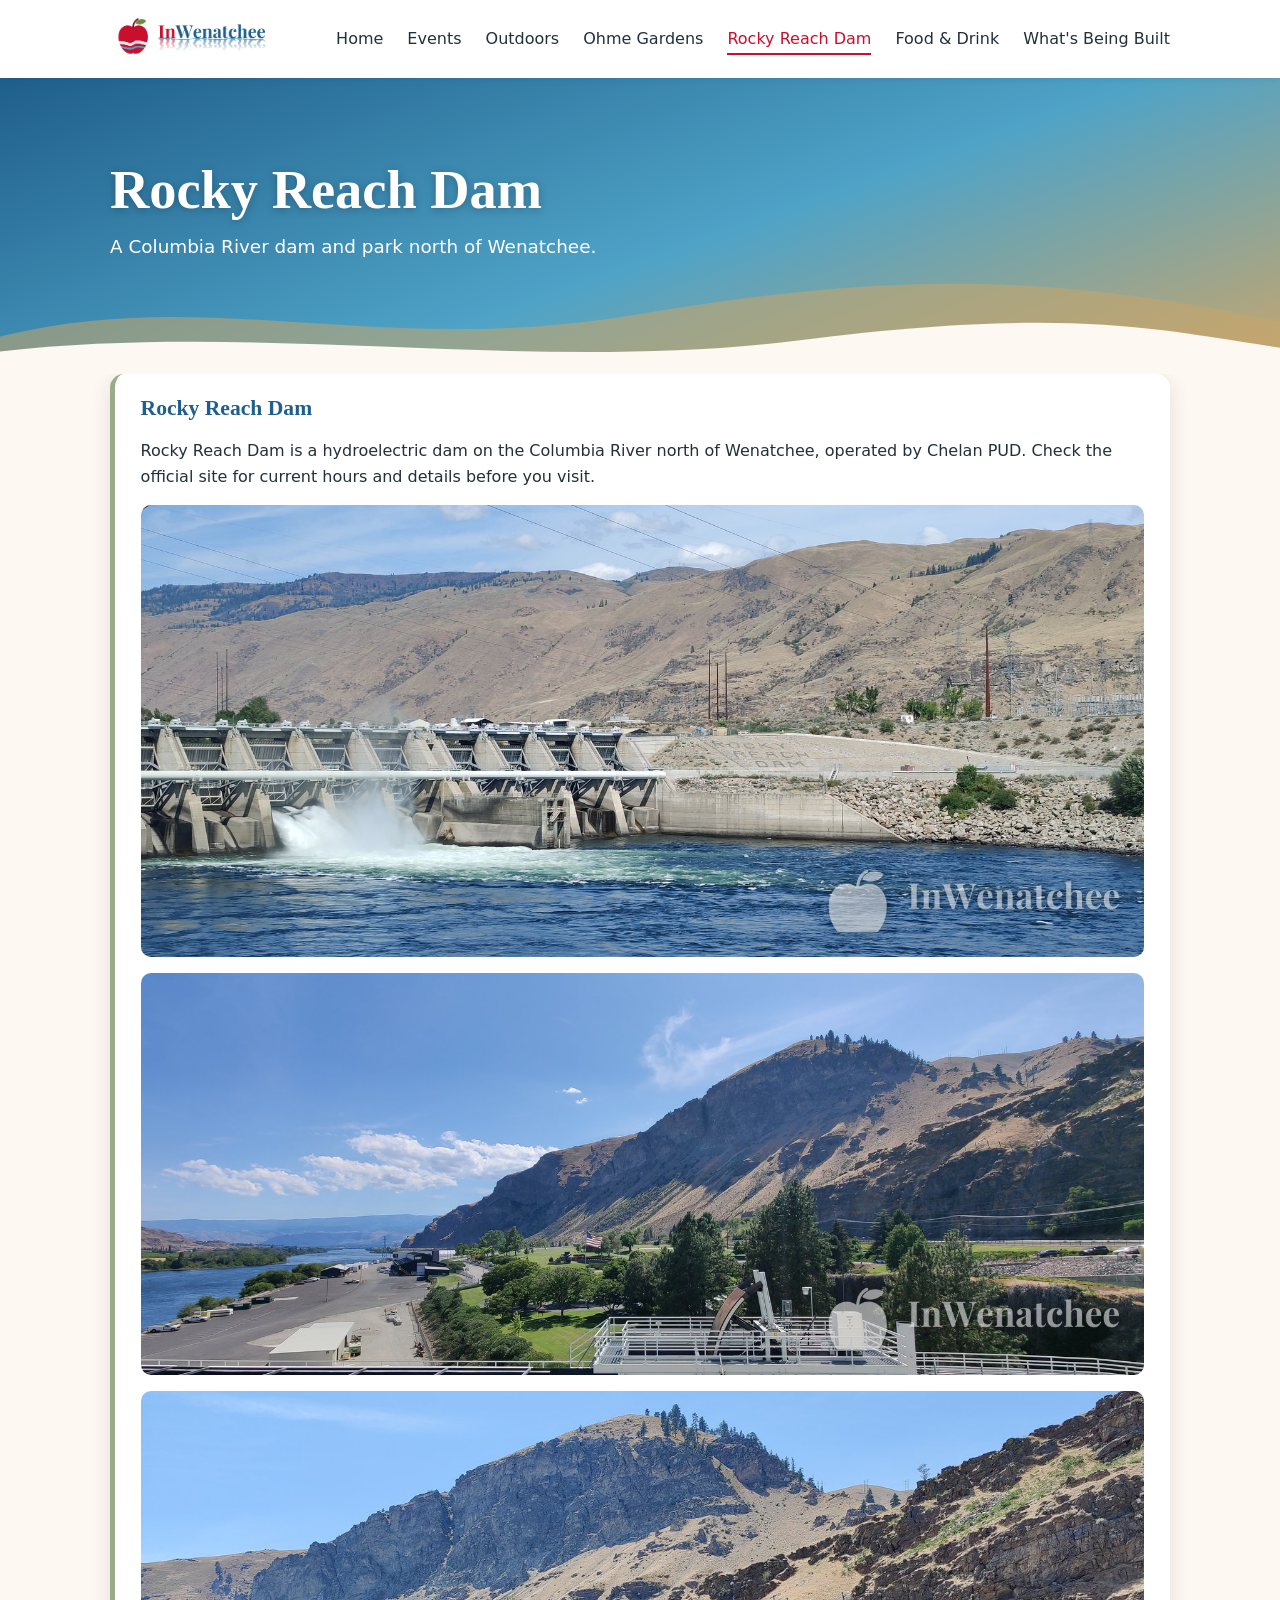
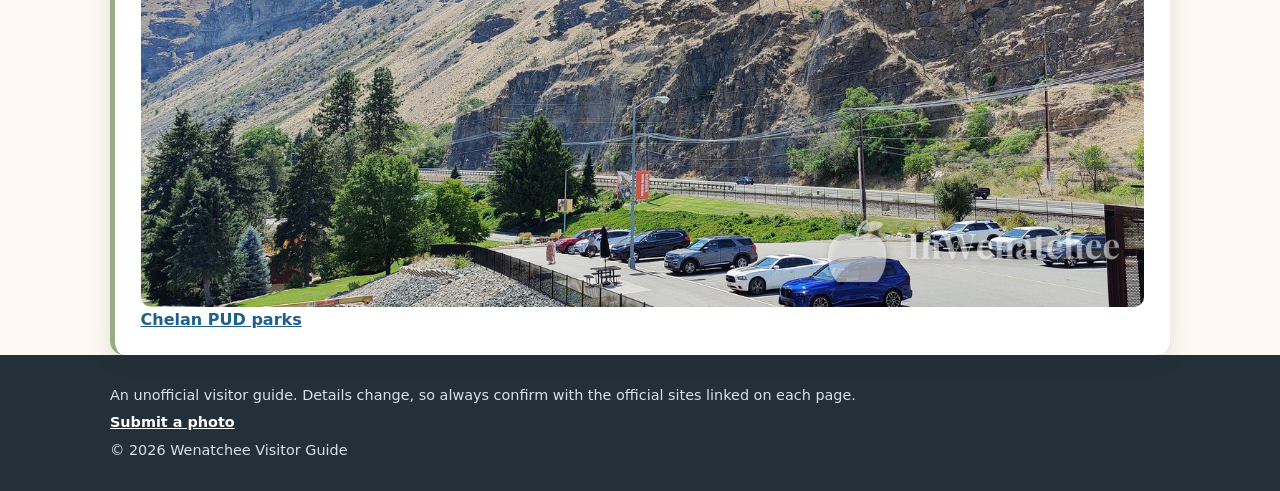
<file: rockyreach.html>
<!DOCTYPE html>
<html lang="en">
<head>
  <meta charset="UTF-8">
  <meta name="viewport" content="width=device-width, initial-scale=1">
  <title>Rocky Reach Dam | Wenatchee Visitor Guide</title>
  <meta name="description" content="A visitor guide to Wenatchee, WA and the surrounding area.">
  <link rel="icon" href="favicon.svg" type="image/svg+xml">
  <link rel="icon" href="favicon.ico" sizes="any">
  <link rel="apple-touch-icon" href="apple-touch-icon.png">
  <!-- Shared stylesheet for every page -->
  <link rel="stylesheet" href="css/style.css">
</head>
<body data-page="rocky">

  <!-- ===== Site header & navigation (same on every page) ===== -->
  <header class="site-header">
    <nav class="nav container">
      <a class="brand" href="index.html" aria-label="InWenatchee home"><img src="images/inwenatchee-logo.png" alt="InWenatchee" height="52"></a>
      <!-- Mobile menu button; toggled by js/main.js -->
      <button class="nav-toggle" aria-expanded="false" aria-controls="nav-links">Menu</button>
      <ul class="nav-links" id="nav-links">
        <li><a href="index.html" data-nav="home">Home</a></li>
        <li><a href="events.html" data-nav="events">Events</a></li>
        <li><a href="outdoors.html" data-nav="outdoors">Outdoors</a></li>
        <li><a href="ohmegardens.html" data-nav="ohme">Ohme Gardens</a></li>
        <li><a href="rockyreach.html" data-nav="rocky">Rocky Reach Dam</a></li>
        <li><a href="food.html" data-nav="food">Food &amp; Drink</a></li>
        <li><a href="building.html" data-nav="building">What's Being Built</a></li>
      </ul>
    </nav>
  </header>

  <!-- ===== Hero: background is a CSS gradient + inline SVG hills ===== -->
  <section class="hero">
    <div class="container hero-text">
      <h1>Rocky Reach Dam</h1>
      <p>A Columbia River dam and park north of Wenatchee.</p>
    </div>
    <svg class="hills" viewBox="0 0 1440 160" preserveAspectRatio="none" aria-hidden="true">
      <path d="M0 110 C240 40 420 140 720 80 S1200 30 1440 90 V160 H0Z" fill="#c9a66b" opacity=".55"/>
      <path d="M0 130 C300 90 600 160 900 115 S1300 100 1440 125 V160 H0Z" fill="#fdf8f1"/>
    </svg>
  </section>

  <main class="container">

    <section class="list">
      <article class="item">
        <h2>Rocky Reach Dam</h2>
        <p>Rocky Reach Dam is a hydroelectric dam on the Columbia River north of Wenatchee, operated by Chelan PUD. Check the official site for current hours and details before you visit.</p>
        <div class="photos">
          <img src="images/rocky-reach-1.jpg" width="1600" height="720" loading="lazy" alt="Water spilling from the Rocky Reach Dam spillway into the blue Columbia River, with a dry hillside behind.">
          <img src="images/rocky-reach-2.jpg" width="1600" height="640" loading="lazy" alt="View over the Rocky Reach Dam powerhouse area, with the Columbia River on the left and a steep, rocky hillside rising behind green lawns and trees.">
          <img src="images/rocky-reach-3.jpg" width="1400" height="720" loading="lazy" alt="A steep, rocky hillside above the Rocky Reach parking area, with evergreen trees and parked cars below and blue sky above.">
        </div>
        <a href="https://www.chelanpud.org/parks-and-recreation/our-parks" target="_blank" rel="noopener">Chelan PUD parks</a>
      </article>
    </section>
  </main>

  <!-- ===== Footer ===== -->
  <footer class="site-footer">
    <div class="container">
      <p>An unofficial visitor guide. Details change, so always confirm with the official sites linked on each page.</p>
      <p><a href="submit-photo.html">Submit a photo</a></p>
      <p>&copy; <span id="year"></span> Wenatchee Visitor Guide</p>
    </div>
  </footer>

  <script src="js/main.js"></script>
  <script src="js/lightbox.js" defer></script>
  <script data-goatcounter="https://inwenatchee.goatcounter.com/count" async src="//gc.zgo.at/count.js"></script>
</body>
</html>
</file>
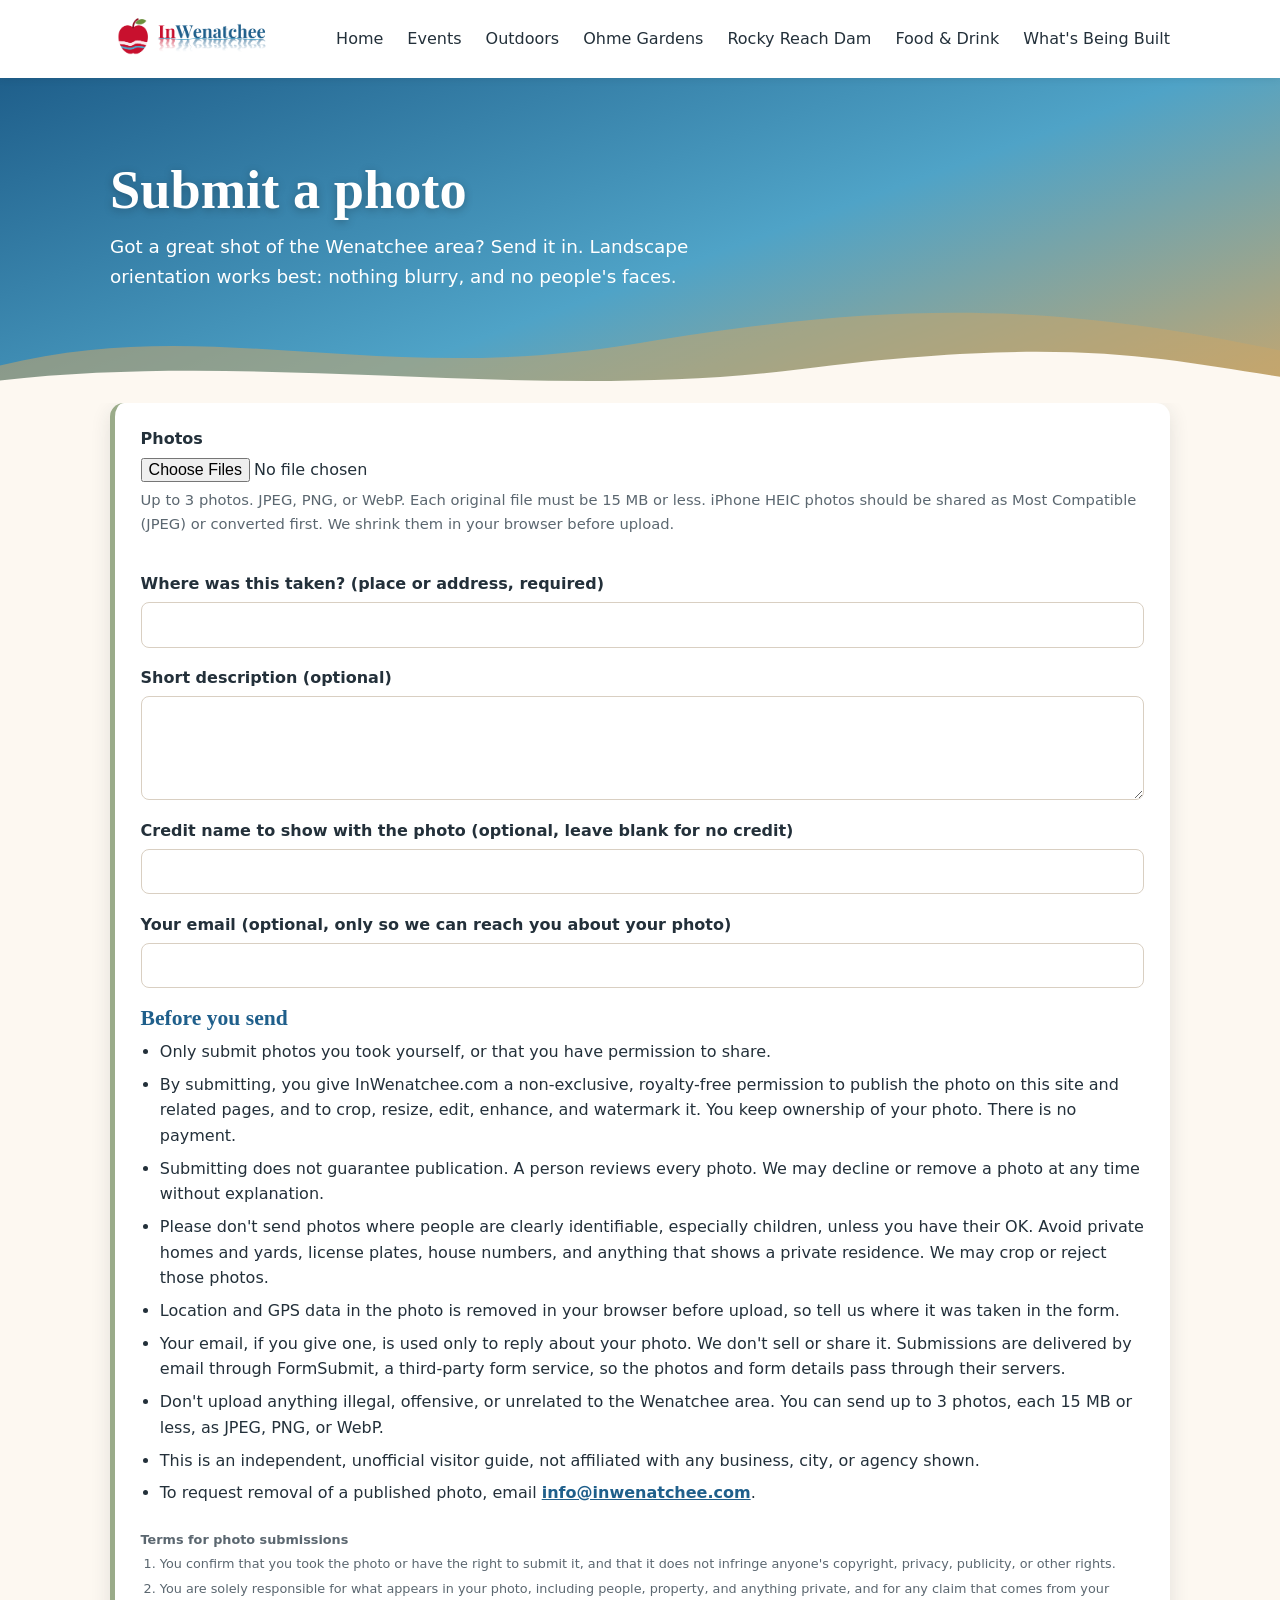
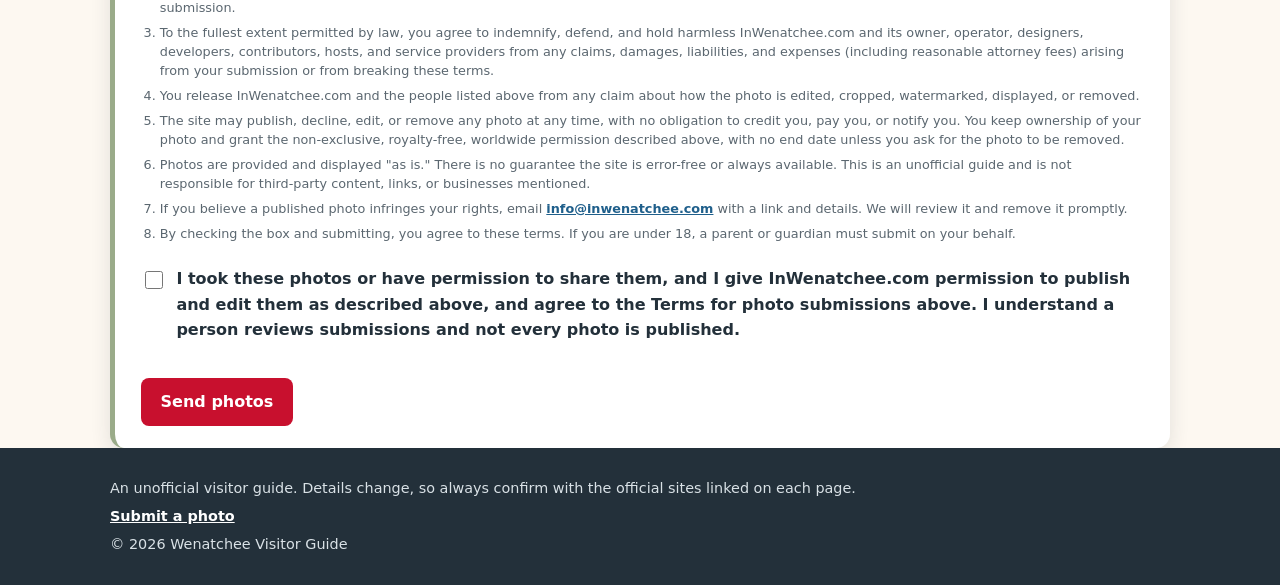
<file: submit-photo.html>
<!DOCTYPE html>
<html lang="en">
<head>
  <meta charset="UTF-8">
  <meta name="viewport" content="width=device-width, initial-scale=1">
  <title>Submit a photo | Wenatchee Visitor Guide</title>
  <meta name="description" content="A visitor guide to Wenatchee, WA and the surrounding area.">
  <link rel="icon" href="favicon.svg" type="image/svg+xml">
  <link rel="icon" href="favicon.ico" sizes="any">
  <link rel="apple-touch-icon" href="apple-touch-icon.png">
  <!-- Shared stylesheet for every page -->
  <link rel="stylesheet" href="css/style.css">
</head>
<body data-page="submit">

  <!-- ===== Site header & navigation (same on every page) ===== -->
  <header class="site-header">
    <nav class="nav container">
      <a class="brand" href="index.html" aria-label="InWenatchee home"><img src="images/inwenatchee-logo.png" alt="InWenatchee" height="52"></a>
      <!-- Mobile menu button; toggled by js/main.js -->
      <button class="nav-toggle" aria-expanded="false" aria-controls="nav-links">Menu</button>
      <ul class="nav-links" id="nav-links">
        <li><a href="index.html" data-nav="home">Home</a></li>
        <li><a href="events.html" data-nav="events">Events</a></li>
        <li><a href="outdoors.html" data-nav="outdoors">Outdoors</a></li>
        <li><a href="ohmegardens.html" data-nav="ohme">Ohme Gardens</a></li>
        <li><a href="rockyreach.html" data-nav="rocky">Rocky Reach Dam</a></li>
        <li><a href="food.html" data-nav="food">Food &amp; Drink</a></li>
        <li><a href="building.html" data-nav="building">What's Being Built</a></li>
      </ul>
    </nav>
  </header>

  <!-- ===== Hero: background is a CSS gradient + inline SVG hills ===== -->
  <section class="hero">
    <div class="container hero-text">
      <h1>Submit a photo</h1>
      <p>Got a great shot of the Wenatchee area? Send it in. Landscape orientation works best: nothing blurry, and no people's faces.</p>
    </div>
    <svg class="hills" viewBox="0 0 1440 160" preserveAspectRatio="none" aria-hidden="true">
      <path d="M0 110 C240 40 420 140 720 80 S1200 30 1440 90 V160 H0Z" fill="#c9a66b" opacity=".55"/>
      <path d="M0 130 C300 90 600 160 900 115 S1300 100 1440 125 V160 H0Z" fill="#fdf8f1"/>
    </svg>
  </section>

  <main class="container">

    <noscript>
      <section class="callout">
        <h2>Email your photos instead</h2>
        <p>This form needs JavaScript to resize photos before they are sent. Email JPEG, PNG, or WebP photos (5 MB total) to <a href="mailto:info@inwenatchee.com">info@inwenatchee.com</a>.</p>
      </section>
    </noscript>

    <form id="photo-form" class="photo-form item" method="POST" action="https://formsubmit.co/info@inwenatchee.com" enctype="multipart/form-data" hidden>
      <input type="hidden" name="_subject" value="InWenatchee photo submission">
      <input type="hidden" name="_template" value="table">
      <input type="hidden" name="_captcha" value="false">
      <input type="hidden" name="_next" value="https://inwenatchee.com/thanks-photo.html">
      <p class="hp-field">
        <label for="company">Company</label>
        <input id="company" type="text" name="_honey" tabindex="-1" autocomplete="off">
      </p>

      <div class="field">
        <label for="photos">Photos</label>
        <input id="photos" type="file" name="attachment" accept="image/jpeg,image/png,image/webp" multiple required>
        <p class="hint">Up to 3 photos. JPEG, PNG, or WebP. Each original file must be 15 MB or less. iPhone HEIC photos should be shared as Most Compatible (JPEG) or converted first. We shrink them in your browser before upload.</p>
        <ul id="photo-preview" class="photo-preview"></ul>
        <p id="size-readout" class="size-readout" aria-live="polite"></p>
        <div id="form-errors" class="form-error" role="alert" aria-live="assertive" tabindex="-1"></div>
      </div>

      <div class="field">
        <label for="place">Where was this taken? (place or address, required)</label>
        <input id="place" name="Where was this taken" type="text" required autocomplete="off">
      </div>

      <div class="field">
        <label for="description">Short description (optional)</label>
        <textarea id="description" name="Description"></textarea>
      </div>

      <div class="field">
        <label for="credit">Credit name to show with the photo (optional, leave blank for no credit)</label>
        <input id="credit" name="Credit name" type="text" autocomplete="name">
      </div>

      <div class="field">
        <label for="email">Your email (optional, only so we can reach you about your photo)</label>
        <input id="email" name="email" type="email" autocomplete="email">
      </div>

      <div>
        <h2>Before you send</h2>
        <ul class="disclaimer">
          <li>Only submit photos you took yourself, or that you have permission to share.</li>
          <li>By submitting, you give InWenatchee.com a non-exclusive, royalty-free permission to publish the photo on this site and related pages, and to crop, resize, edit, enhance, and watermark it. You keep ownership of your photo. There is no payment.</li>
          <li>Submitting does not guarantee publication. A person reviews every photo. We may decline or remove a photo at any time without explanation.</li>
          <li>Please don't send photos where people are clearly identifiable, especially children, unless you have their OK. Avoid private homes and yards, license plates, house numbers, and anything that shows a private residence. We may crop or reject those photos.</li>
          <li>Location and GPS data in the photo is removed in your browser before upload, so tell us where it was taken in the form.</li>
          <li>Your email, if you give one, is used only to reply about your photo. We don't sell or share it. Submissions are delivered by email through FormSubmit, a third-party form service, so the photos and form details pass through their servers.</li>
          <li>Don't upload anything illegal, offensive, or unrelated to the Wenatchee area. You can send up to 3 photos, each 15 MB or less, as JPEG, PNG, or WebP.</li>
          <li>This is an independent, unofficial visitor guide, not affiliated with any business, city, or agency shown.</li>
          <li>To request removal of a published photo, email <a href="mailto:info@inwenatchee.com">info@inwenatchee.com</a>.</li>
        </ul>
      </div>

      <section class="photo-terms" id="photo-terms">
        <h3>Terms for photo submissions</h3>
        <ol>
          <li>You confirm that you took the photo or have the right to submit it, and that it does not infringe anyone's copyright, privacy, publicity, or other rights.</li>
          <li>You are solely responsible for what appears in your photo, including people, property, and anything private, and for any claim that comes from your submission.</li>
          <li>To the fullest extent permitted by law, you agree to indemnify, defend, and hold harmless InWenatchee.com and its owner, operator, designers, developers, contributors, hosts, and service providers from any claims, damages, liabilities, and expenses (including reasonable attorney fees) arising from your submission or from breaking these terms.</li>
          <li>You release InWenatchee.com and the people listed above from any claim about how the photo is edited, cropped, watermarked, displayed, or removed.</li>
          <li>The site may publish, decline, edit, or remove any photo at any time, with no obligation to credit you, pay you, or notify you. You keep ownership of your photo and grant the non-exclusive, royalty-free, worldwide permission described above, with no end date unless you ask for the photo to be removed.</li>
          <li>Photos are provided and displayed "as is." There is no guarantee the site is error-free or always available. This is an unofficial guide and is not responsible for third-party content, links, or businesses mentioned.</li>
          <li>If you believe a published photo infringes your rights, email <a href="mailto:info@inwenatchee.com">info@inwenatchee.com</a> with a link and details. We will review it and remove it promptly.</li>
          <li>By checking the box and submitting, you agree to these terms. If you are under 18, a parent or guardian must submit on your behalf.</li>
        </ol>
      </section>

      <label class="consent">
        <input type="checkbox" name="Consent" value="I have permission to share these photos and agree they may be published and edited on InWenatchee.com, with no payment, and agree to the Terms for photo submissions above. I understand publication is not guaranteed." required>
        <span>I took these photos or have permission to share them, and I give InWenatchee.com permission to publish and edit them as described above, and agree to the Terms for photo submissions above. I understand a person reviews submissions and not every photo is published.</span>
      </label>

      <p id="form-status" class="form-status" role="status" aria-live="polite"></p>
      <button id="submit-photo" class="submit-btn" type="submit">Send photos</button>
    </form>
  </main>

  <!-- ===== Footer ===== -->
  <footer class="site-footer">
    <div class="container">
      <p>An unofficial visitor guide. Details change, so always confirm with the official sites linked on each page.</p>
      <p><a href="submit-photo.html">Submit a photo</a></p>
      <p>&copy; <span id="year"></span> Wenatchee Visitor Guide</p>
    </div>
  </footer>

  <script src="js/main.js"></script>
  <script src="js/submit-photo.js"></script>
  <script data-goatcounter="https://inwenatchee.goatcounter.com/count" async src="//gc.zgo.at/count.js"></script>
</body>
</html>
</file>
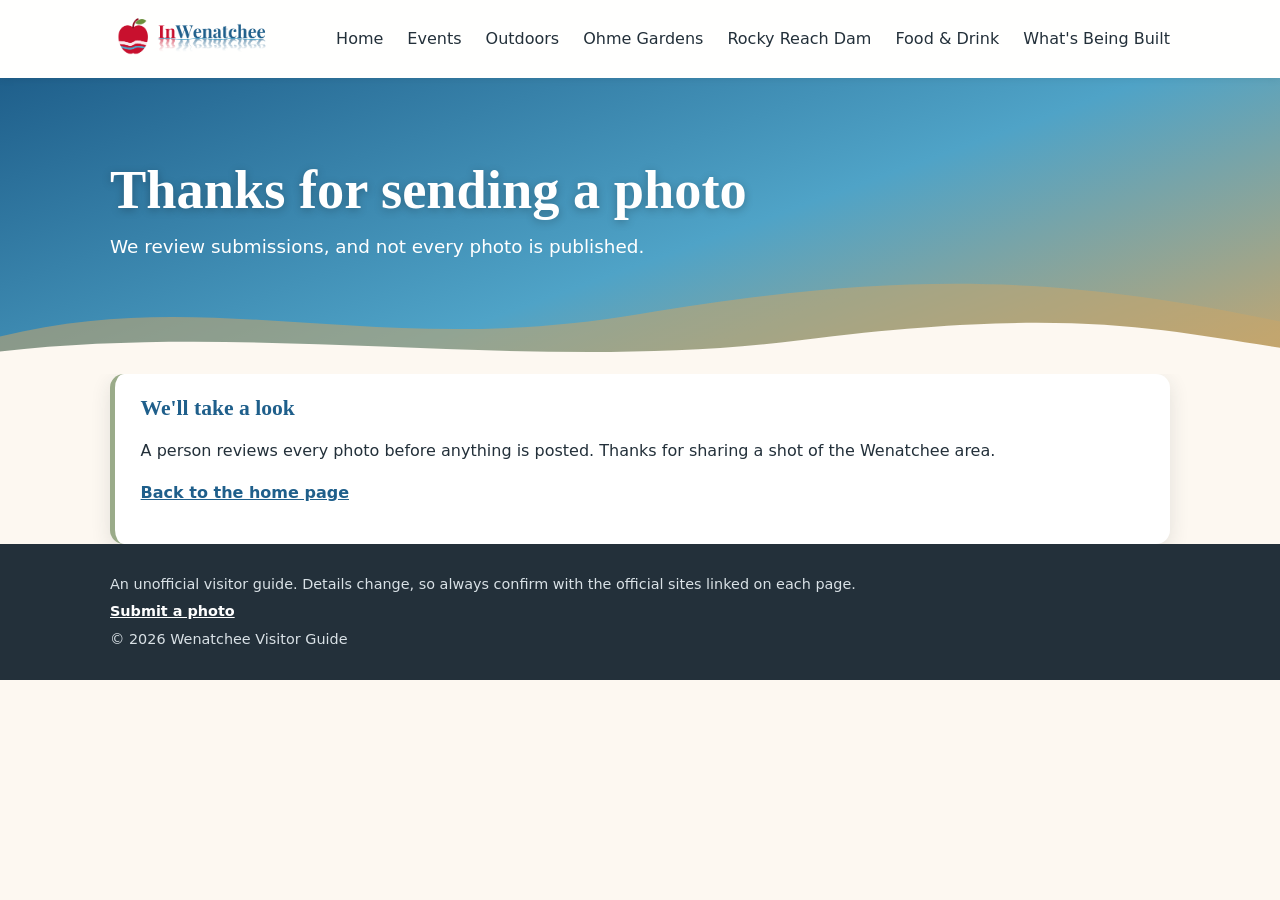
<file: thanks-photo.html>
<!DOCTYPE html>
<html lang="en">
<head>
  <meta charset="UTF-8">
  <meta name="viewport" content="width=device-width, initial-scale=1">
  <title>Thanks for your photo | Wenatchee Visitor Guide</title>
  <meta name="description" content="A visitor guide to Wenatchee, WA and the surrounding area.">
  <meta name="robots" content="noindex">
  <link rel="icon" href="favicon.svg" type="image/svg+xml">
  <link rel="icon" href="favicon.ico" sizes="any">
  <link rel="apple-touch-icon" href="apple-touch-icon.png">
  <!-- Shared stylesheet for every page -->
  <link rel="stylesheet" href="css/style.css">
</head>
<body data-page="thanks">

  <!-- ===== Site header & navigation (same on every page) ===== -->
  <header class="site-header">
    <nav class="nav container">
      <a class="brand" href="index.html" aria-label="InWenatchee home"><img src="images/inwenatchee-logo.png" alt="InWenatchee" height="52"></a>
      <!-- Mobile menu button; toggled by js/main.js -->
      <button class="nav-toggle" aria-expanded="false" aria-controls="nav-links">Menu</button>
      <ul class="nav-links" id="nav-links">
        <li><a href="index.html" data-nav="home">Home</a></li>
        <li><a href="events.html" data-nav="events">Events</a></li>
        <li><a href="outdoors.html" data-nav="outdoors">Outdoors</a></li>
        <li><a href="ohmegardens.html" data-nav="ohme">Ohme Gardens</a></li>
        <li><a href="rockyreach.html" data-nav="rocky">Rocky Reach Dam</a></li>
        <li><a href="food.html" data-nav="food">Food &amp; Drink</a></li>
        <li><a href="building.html" data-nav="building">What's Being Built</a></li>
      </ul>
    </nav>
  </header>

  <!-- ===== Hero: background is a CSS gradient + inline SVG hills ===== -->
  <section class="hero">
    <div class="container hero-text">
      <h1>Thanks for sending a photo</h1>
      <p>We review submissions, and not every photo is published.</p>
    </div>
    <svg class="hills" viewBox="0 0 1440 160" preserveAspectRatio="none" aria-hidden="true">
      <path d="M0 110 C240 40 420 140 720 80 S1200 30 1440 90 V160 H0Z" fill="#c9a66b" opacity=".55"/>
      <path d="M0 130 C300 90 600 160 900 115 S1300 100 1440 125 V160 H0Z" fill="#fdf8f1"/>
    </svg>
  </section>

  <main class="container">
    <article class="item">
      <h2>We'll take a look</h2>
      <p>A person reviews every photo before anything is posted. Thanks for sharing a shot of the Wenatchee area.</p>
      <p><a href="index.html">Back to the home page</a></p>
    </article>
  </main>

  <!-- ===== Footer ===== -->
  <footer class="site-footer">
    <div class="container">
      <p>An unofficial visitor guide. Details change, so always confirm with the official sites linked on each page.</p>
      <p><a href="submit-photo.html">Submit a photo</a></p>
      <p>&copy; <span id="year"></span> Wenatchee Visitor Guide</p>
    </div>
  </footer>

  <script src="js/main.js"></script>
  <script data-goatcounter="https://inwenatchee.goatcounter.com/count" async src="//gc.zgo.at/count.js"></script>
</body>
</html>
</file>
<file: css/style.css>
/* =========================================================
   Wenatchee Visitor Guide: shared stylesheet
   Palette: apple red, river blue, sagebrush/hill tones.
   Change the colors here and they update everywhere.
   ========================================================= */
:root {
  --apple: #c8102e;        /* Red Delicious */
  --apple-dark: #8e0b20;
  --leaf: #6a8f3c;         /* orchard green */
  --river: #1f5f8b;        /* Columbia River blue */
  --river-light: #4fa3c7;
  --hill: #c9a66b;         /* golden foothills */
  --sage: #9aab89;         /* sagebrush */
  --cream: #fdf8f1;        /* page background */
  --ink: #23303a;          /* body text */
  --radius: 14px;
  --shadow: 0 6px 20px rgba(35, 48, 58, .12);
  --max: 1100px;
}

/* ---------- Base ---------- */
* { box-sizing: border-box; }
body {
  margin: 0;
  font-family: system-ui, -apple-system, "Segoe UI", Roboto, sans-serif;
  line-height: 1.6;
  color: var(--ink);
  background: var(--cream);
}
a { color: var(--river); }
h1, h2, h3 { line-height: 1.2; font-family: Georgia, "Times New Roman", serif; }
.container { max-width: var(--max); margin: 0 auto; padding: 0 1.25rem; }

/* ---------- Header / nav ---------- */
.site-header {
  position: sticky; top: 0; z-index: 10;
  background: rgba(255, 255, 255, .95);
  box-shadow: 0 1px 8px rgba(0, 0, 0, .08);
}
.nav { display: flex; align-items: center; justify-content: space-between; padding-top: .8rem; padding-bottom: .8rem; }
.brand { font-weight: 700; font-size: 1.2rem; color: var(--apple); text-decoration: none; line-height: 0; }
.brand img { height: 52px; width: auto; display: block; }
.nav-links { list-style: none; display: flex; gap: 1.5rem; margin: 0; padding: 0; }
.nav-links a { text-decoration: none; color: var(--ink); font-weight: 500; padding: .3rem 0; border-bottom: 2px solid transparent; }
.nav-links a:hover, .nav-links a.active { color: var(--apple); border-color: var(--apple); }
.nav-toggle { display: none; background: var(--apple); color: #fff; border: 0; border-radius: 8px; padding: .45rem .9rem; font: inherit; cursor: pointer; }

/* ---------- Hero (gradient sky -> river; SVG hills at bottom) ---------- */
.hero {
  position: relative;
  background: linear-gradient(160deg, var(--river) 0%, var(--river-light) 55%, var(--hill) 100%);
  color: #fff;
  padding: 5rem 0 7rem;
  overflow: hidden;
}
.hero-text { position: relative; z-index: 1; }
.hero h1 { font-size: clamp(2rem, 5vw, 3.4rem); margin: 0 0 .6rem; text-shadow: 0 2px 8px rgba(0,0,0,.25); }
.hero p { font-size: 1.15rem; max-width: 640px; margin: 0; }
.hills { position: absolute; bottom: 0; left: 0; width: 100%; height: 120px; }

/* Home page photo banner */
.feature-banner { margin: 0; }
.feature-banner img { display: block; width: 100%; max-width: 100%; height: auto; }
.feature-banner figcaption {
  max-width: var(--max);
  margin: 0 auto;
  padding: .75rem 1.25rem 0;
  color: #5b6770;
  font-weight: 600;
  font-size: .95rem;
}
.feature-banner + .hero { padding-top: 2.4rem; }
.item .feature-banner { margin: 1rem 0 .85rem; }
.item .feature-banner img { border-radius: 10px; }
.item .feature-banner figcaption { max-width: none; padding: .6rem 0 0; }
.feature-row { display: grid; grid-template-columns: 1fr 1fr; gap: 1rem; margin: 0 0 .85rem; }
.item .feature-row .feature-banner { margin: 0; }

/* ---------- Content blocks ---------- */
main { padding: 2rem 1.25rem 3rem; }
.intro { max-width: 760px; margin: 0 auto 2.5rem; text-align: center; }
.intro h2, .section-title { color: var(--apple-dark); }
.section-title { margin-top: 2.5rem; }

/* Cards grid (home page + day trips) */
.cards { display: grid; grid-template-columns: repeat(auto-fit, minmax(250px, 1fr)); gap: 1.5rem; }
.card {
  display: block; text-decoration: none; color: var(--ink);
  background: #fff; border-radius: var(--radius); box-shadow: var(--shadow);
  padding: 1.6rem; border-top: 6px solid var(--apple);
  transition: transform .2s, box-shadow .2s;
}
.card:hover { transform: translateY(-4px); box-shadow: 0 12px 28px rgba(35,48,58,.18); }
.card h3 { margin: .4rem 0; font-size: 1.4rem; }
.card-icon { font-size: 2rem; }
.card-link { font-weight: 600; color: var(--apple); }
.card-river { border-top-color: var(--river); }
.card-river .card-link { color: var(--river); }
.card-hills { border-top-color: var(--leaf); }
.card-hills .card-link { color: var(--leaf); }

/* Listing items (events, trails, restaurants) */
.list { display: grid; gap: 1.25rem; }
.item { background: #fff; border-radius: var(--radius); box-shadow: var(--shadow); padding: 1.4rem 1.6rem; border-left: 5px solid var(--sage); }
.item h2 { margin: 0 0 .3rem; font-size: 1.35rem; color: var(--river); }
.meta { margin: 0 0 .6rem; font-size: .92rem; color: #5b6770; font-weight: 600; }
.item a { font-weight: 600; }
.photos { display: grid; gap: 1rem; margin-top: 1rem; }
.photos img { display: block; width: 100%; height: auto; border-radius: 10px; cursor: zoom-in; }
.photos img:focus-visible { outline: 3px solid var(--river); outline-offset: 3px; }

/* Callout box */
.callout { margin-top: 2.5rem; background: linear-gradient(135deg, #fff4f4, #eef6fa); border: 1px solid #e3d6c3; border-radius: var(--radius); padding: 1.5rem 1.75rem; }
.callout h2 { margin-top: 0; color: var(--apple-dark); }

/* ---------- Photo submission ---------- */
.photo-form { display: grid; gap: 1.1rem; }
.photo-form h2 { margin-bottom: .2rem; }
.field label { font-weight: 600; }
.photo-form input[type="text"],
.photo-form input[type="email"],
.photo-form textarea {
  display: block;
  width: 100%;
  margin-top: .35rem;
  padding: .55rem .7rem;
  font: inherit;
  color: var(--ink);
  background: #fff;
  border: 1px solid #d9cfc2;
  border-radius: 8px;
}
.photo-form textarea { min-height: 6.5rem; resize: vertical; }
.photo-form input[type="file"] { display: block; width: 100%; margin-top: .35rem; font: inherit; }
.hint { margin: .35rem 0 0; color: #5b6770; font-size: .92rem; font-weight: 400; }
.photo-preview { list-style: none; margin: .75rem 0 0; padding: 0; display: grid; gap: .75rem; }
.photo-preview li { display: grid; grid-template-columns: 72px 1fr; gap: .75rem; align-items: center; }
.photo-preview img { width: 72px; height: 72px; object-fit: cover; border-radius: 8px; background: var(--cream); }
.size-readout { margin: .4rem 0 0; font-weight: 600; }
.disclaimer { margin: 0; padding-left: 1.2rem; }
.disclaimer li { margin: .45rem 0; }
.photo-terms { margin: 0; color: #5b6770; font-size: 0.8rem; font-weight: 400; line-height: 1.5; }
.photo-terms h3 { margin: 0 0 .35rem; color: #5b6770; font-family: system-ui, -apple-system, "Segoe UI", Roboto, sans-serif; font-size: 0.8rem; font-weight: 700; line-height: 1.4; }
.photo-terms ol { margin: 0; padding-left: 1.2rem; }
.photo-terms li { margin: .35rem 0; }
.consent { display: flex; gap: .65rem; align-items: flex-start; font-weight: 600; }
.consent input { flex: none; width: 1.15rem; height: 1.15rem; margin-top: .3rem; }
.submit-btn {
  justify-self: start;
  background: var(--apple);
  color: #fff;
  border: 0;
  border-radius: 8px;
  padding: .7rem 1.25rem;
  font: inherit;
  font-weight: 700;
  cursor: pointer;
}
.submit-btn:disabled { opacity: .65; cursor: progress; }
.submit-btn:focus-visible, .photo-form input:focus-visible, .photo-form textarea:focus-visible {
  outline: 3px solid var(--river);
  outline-offset: 2px;
}
.form-error { margin: 0; color: var(--apple-dark); font-weight: 600; }
.form-status { margin: 0; font-weight: 600; }
.hp-field { display: none; }

/* ---------- Footer ---------- */
.site-footer { background: var(--ink); color: #d9e1e6; padding: 1.5rem 0; font-size: .9rem; }
.site-footer p { margin: .3rem 0; }
.site-footer a { color: #fff; font-weight: 600; }

/* ---------- Mobile ---------- */
/* Nav collapses before the longer labels wrap onto a second line. */
@media (max-width: 1040px) {
  .nav { flex-wrap: wrap; }
  .nav-toggle { display: block; }
  .nav-links { display: none; width: 100%; flex-direction: column; gap: .5rem; padding-top: .8rem; }
  .nav-links.open { display: flex; }
}
@media (max-width: 860px) {
  .hero { padding: 3.5rem 0 6rem; }
  .feature-banner + .hero { padding-top: 2rem; }
  .feature-row { grid-template-columns: 1fr; }
}
@media (max-width: 600px) {
  .brand img { height: 44px; }
  .photo-form { padding: 1.1rem 1rem; }
}

/* ---------- Photo lightbox ---------- */
/* Enlarges images inside .photos only. The dialog is created by js/lightbox.js. */
.lightbox {
  position: fixed;
  inset: 0;
  z-index: 40;
  display: flex;
  flex-direction: column;
  align-items: center;
  box-sizing: border-box;
  padding: 4.5rem 1rem 1.15rem;
  background: rgba(8, 10, 12, .92);
  opacity: 0;
  transition: opacity .18s ease;
  touch-action: none;
}
.lightbox[hidden] { display: none !important; }
.lightbox.is-open { opacity: 1; }
.lightbox-backdrop { position: absolute; inset: 0; }
.lightbox-stage {
  position: relative;
  z-index: 1;
  display: flex;
  flex-direction: column;
  align-items: center;
  justify-content: center;
  gap: .75rem;
  width: 100%;
  height: 100%;
  min-height: 0;
  pointer-events: none;
}
.lightbox-fit {
  display: flex;
  align-items: flex-end;
  justify-content: center;
  width: 100%;
  min-height: 0;
  flex: 1 1 auto;
  pointer-events: none;
}
.lightbox-img {
  display: block;
  width: auto;
  height: auto;
  max-width: 100%;
  max-height: 100%;
  object-fit: contain;
  pointer-events: auto;
}
.lightbox-meta {
  flex: 0 0 auto;
  width: fit-content;
  max-width: min(46rem, 100%);
  margin: 0;
  text-align: center;
  pointer-events: auto;
}
.lightbox-caption {
  margin: 0;
  color: #fff;
  font-size: 1rem;
  line-height: 1.45;
}
.lightbox-count {
  margin: .3rem 0 0;
  color: #f4efe6;
  font-size: .95rem;
  font-weight: 700;
  letter-spacing: .01em;
}
.lightbox-btn {
  position: absolute;
  z-index: 2;
  display: inline-flex;
  align-items: center;
  justify-content: center;
  width: 48px;
  height: 48px;
  padding: 0;
  border: 0;
  border-radius: 999px;
  background: rgba(16, 20, 24, .88);
  color: #fff;
  cursor: pointer;
  touch-action: manipulation;
}
.lightbox-btn:hover { background: rgba(16, 20, 24, .96); }
.lightbox-btn:focus-visible { outline: 3px solid #fff; outline-offset: 2px; }
.lightbox-btn:disabled { opacity: .38; cursor: default; }
.lightbox-btn svg { display: block; width: 26px; height: 26px; }
.lightbox-close { top: .75rem; right: .75rem; }
.lightbox-prev { top: 50%; left: .75rem; transform: translateY(-50%); }
.lightbox-next { top: 50%; right: .75rem; transform: translateY(-50%); }
@media (prefers-reduced-motion: reduce) {
  .lightbox { transition: none; }
}
</file>
